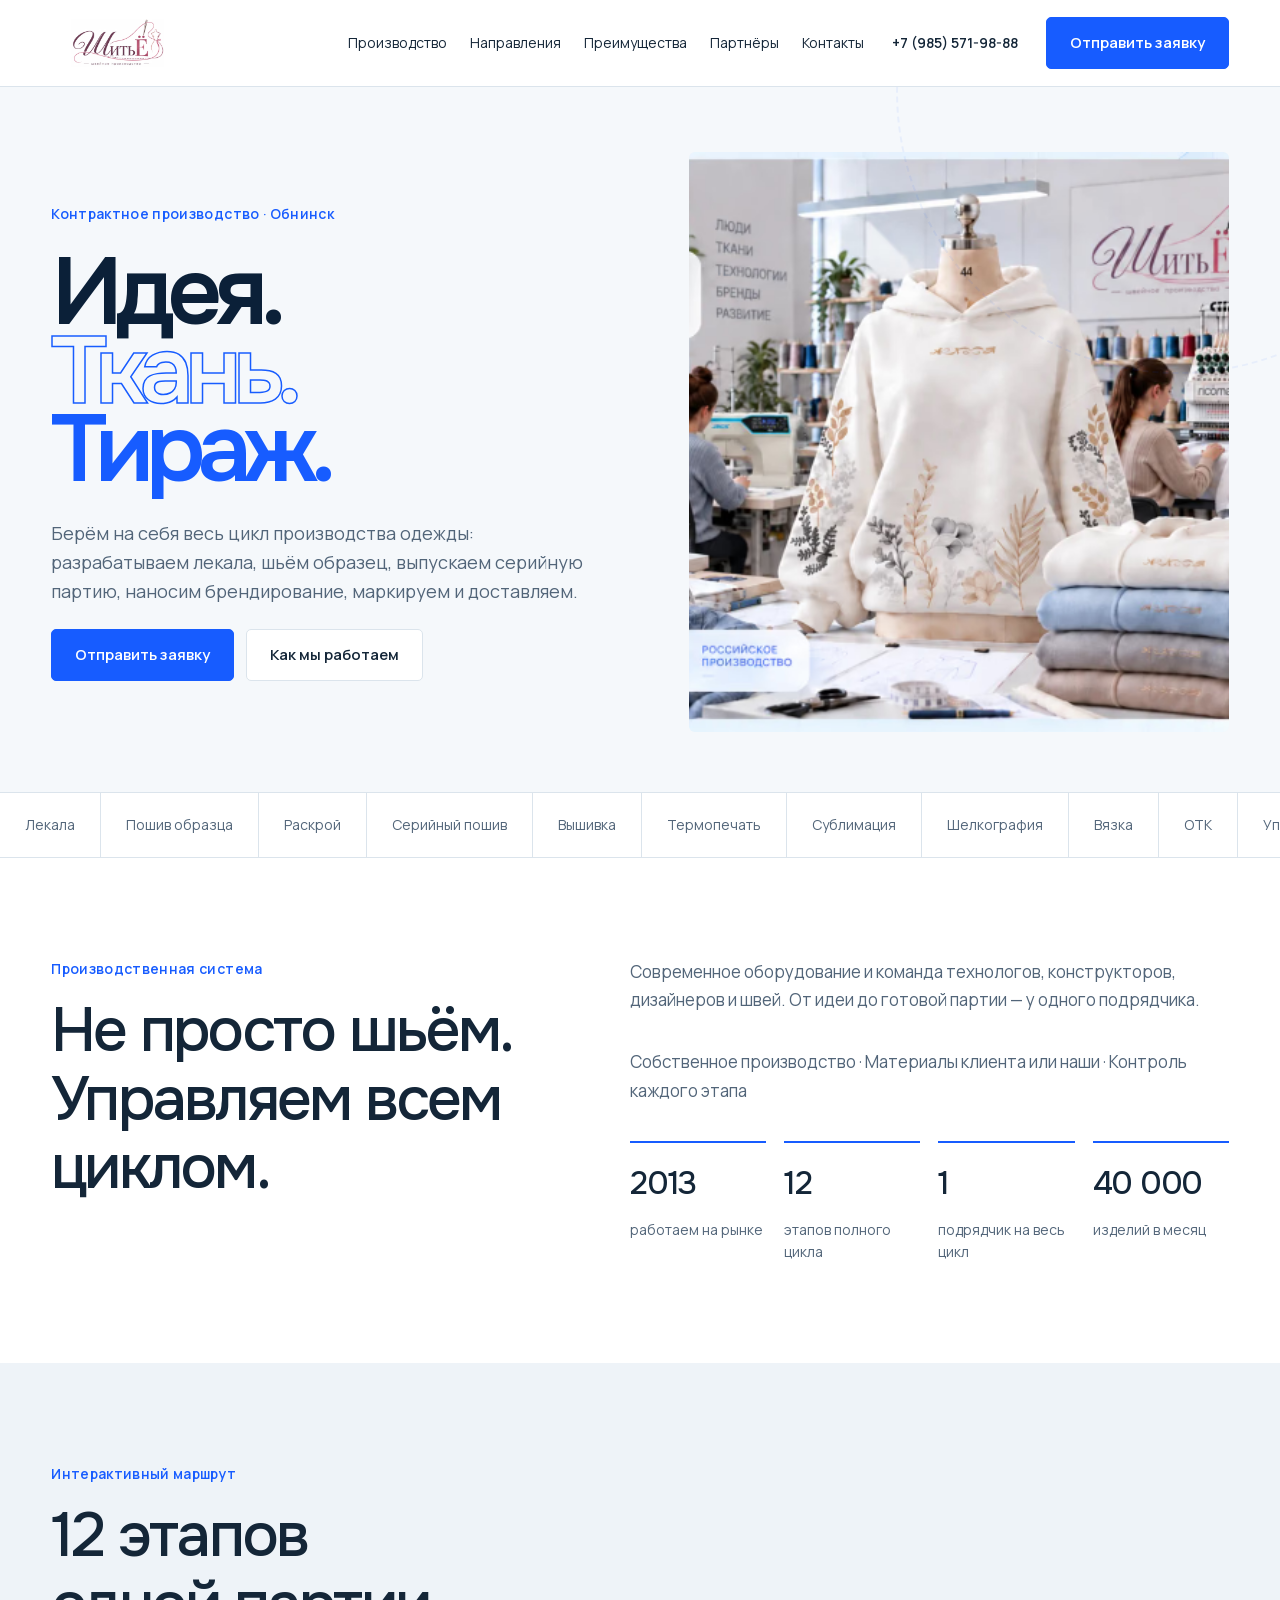
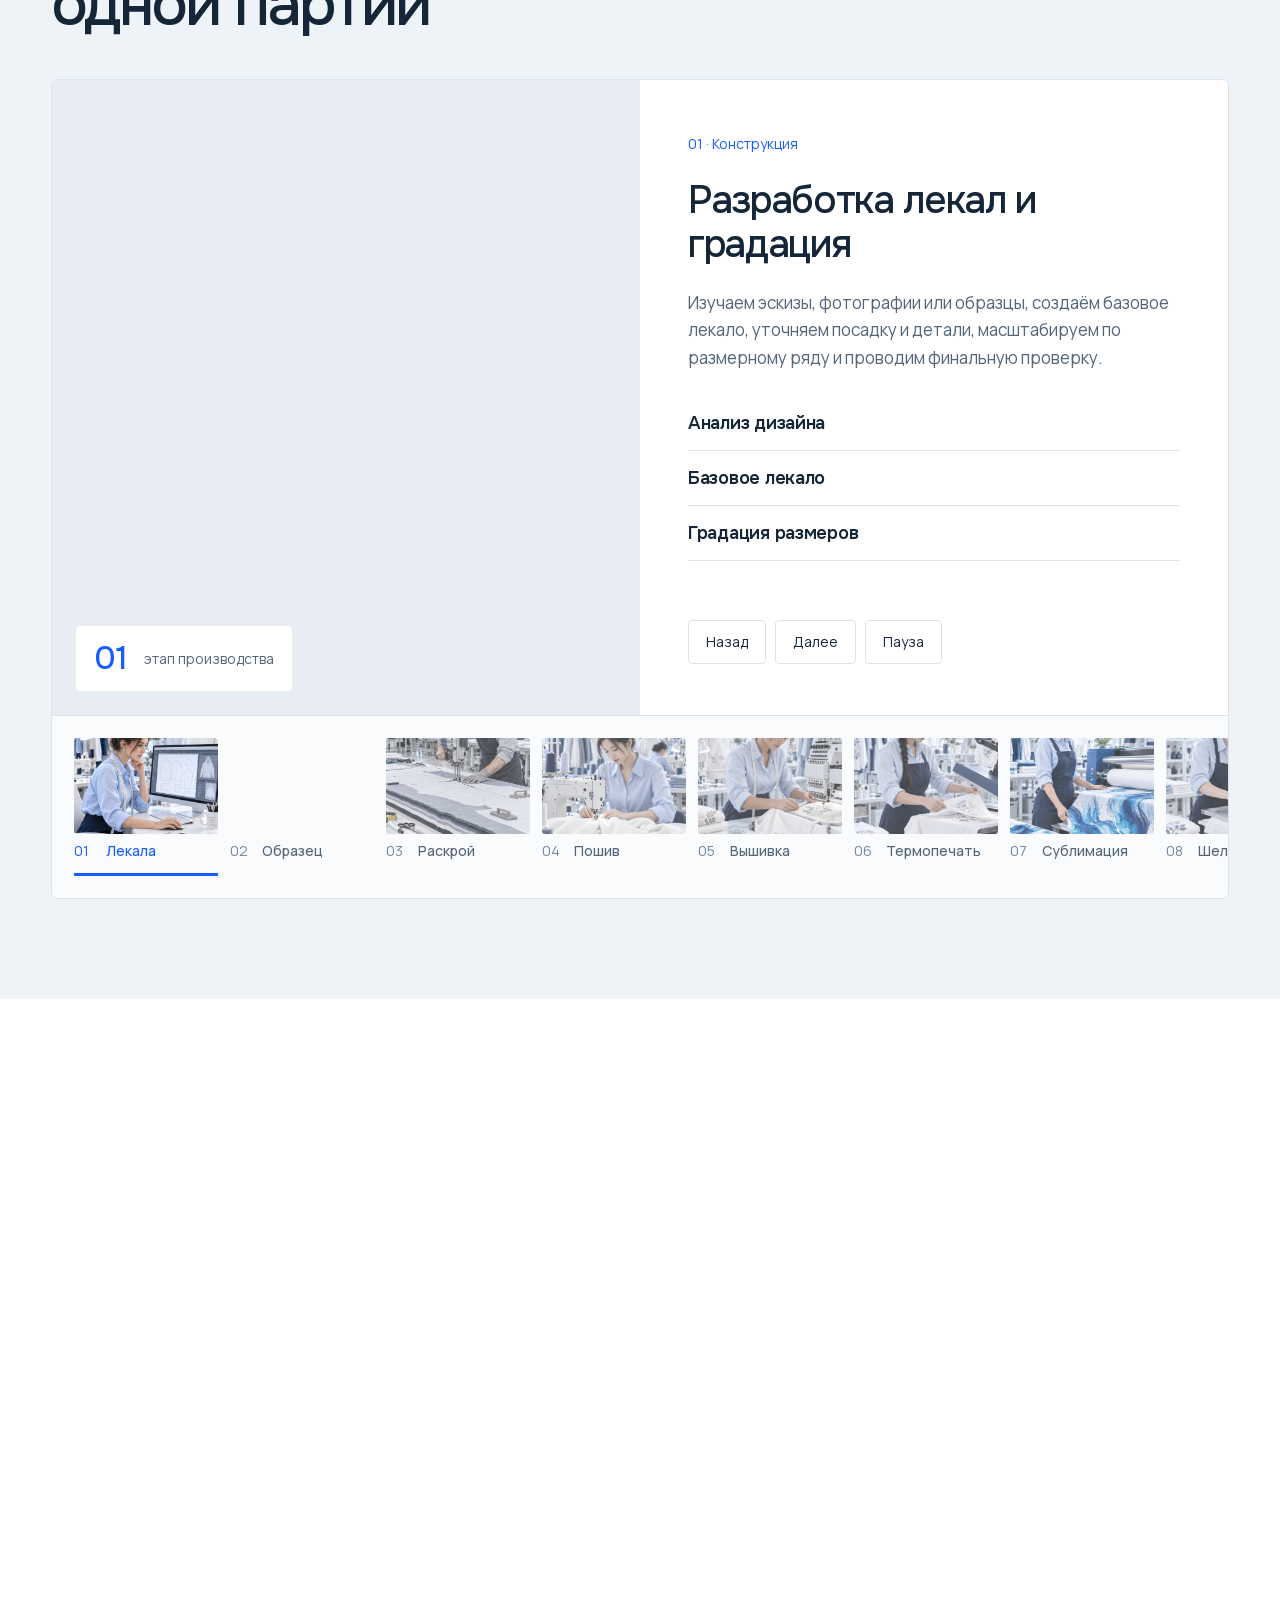
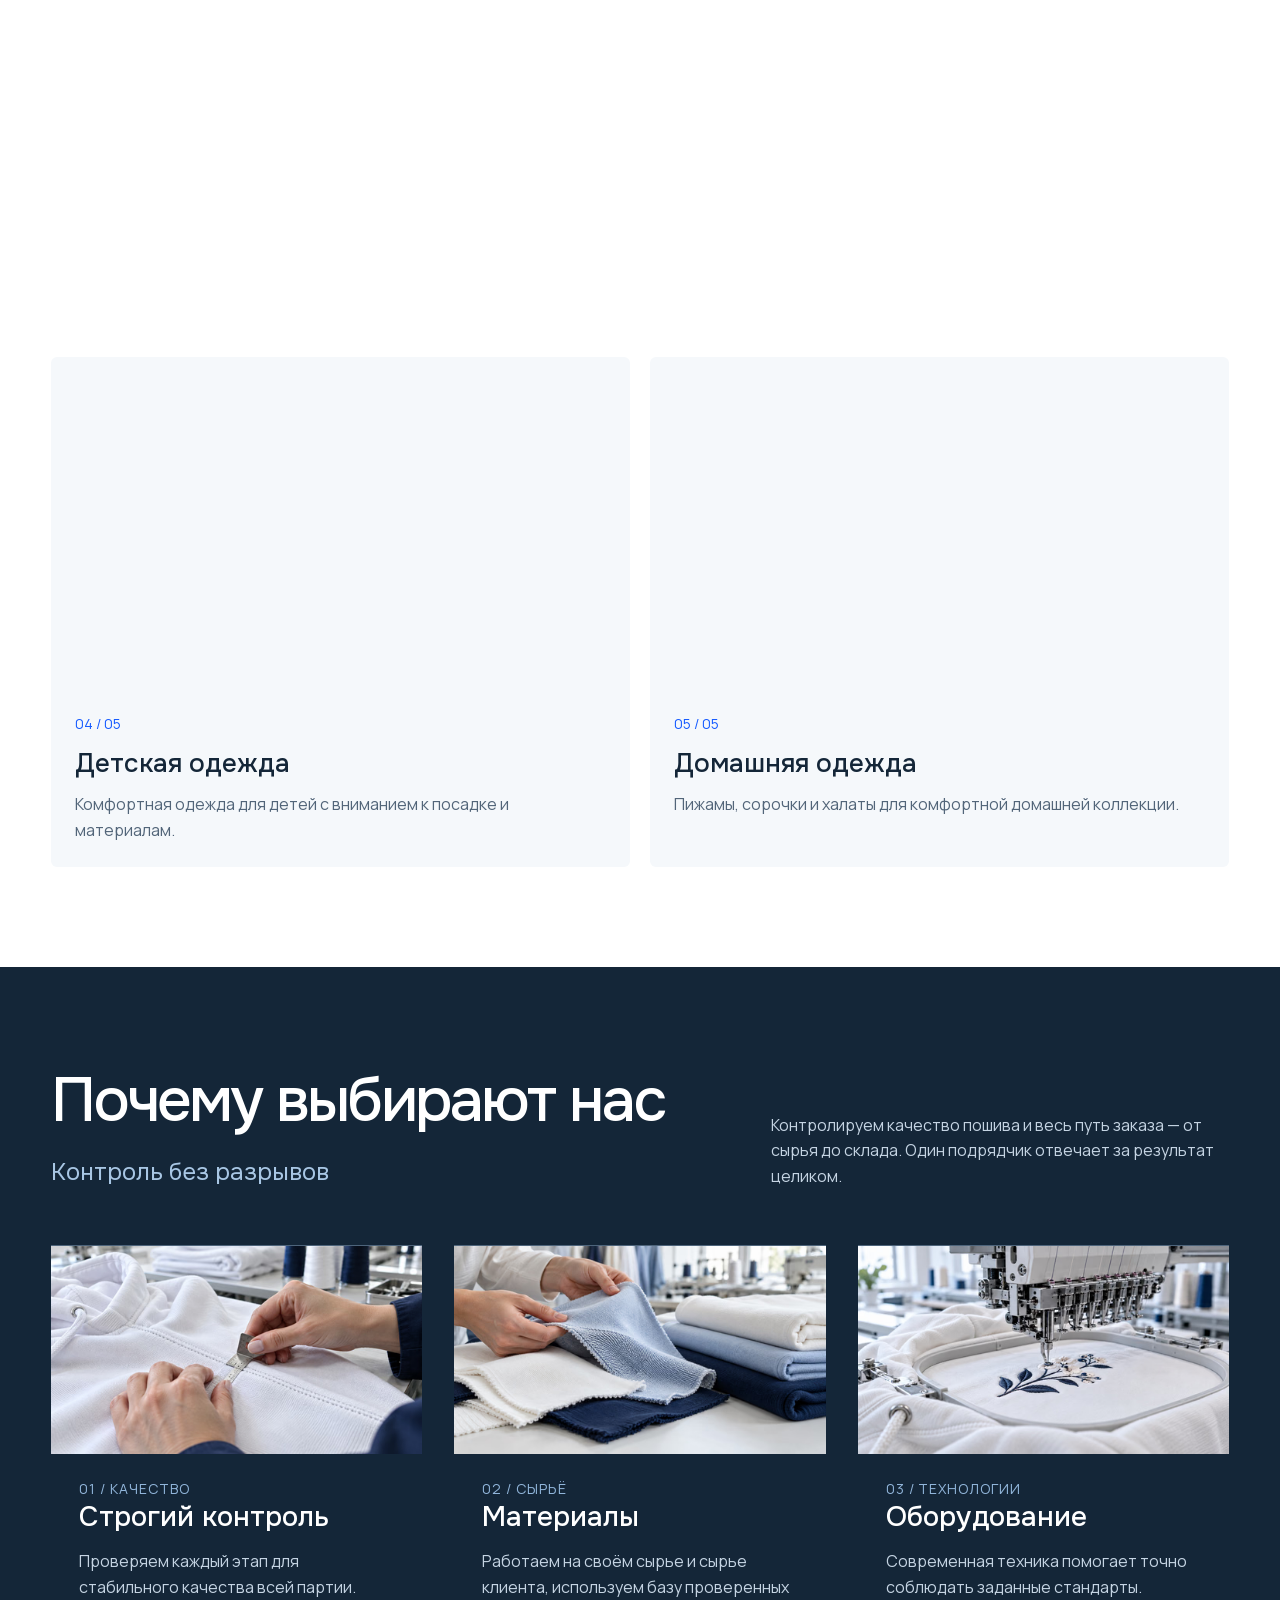
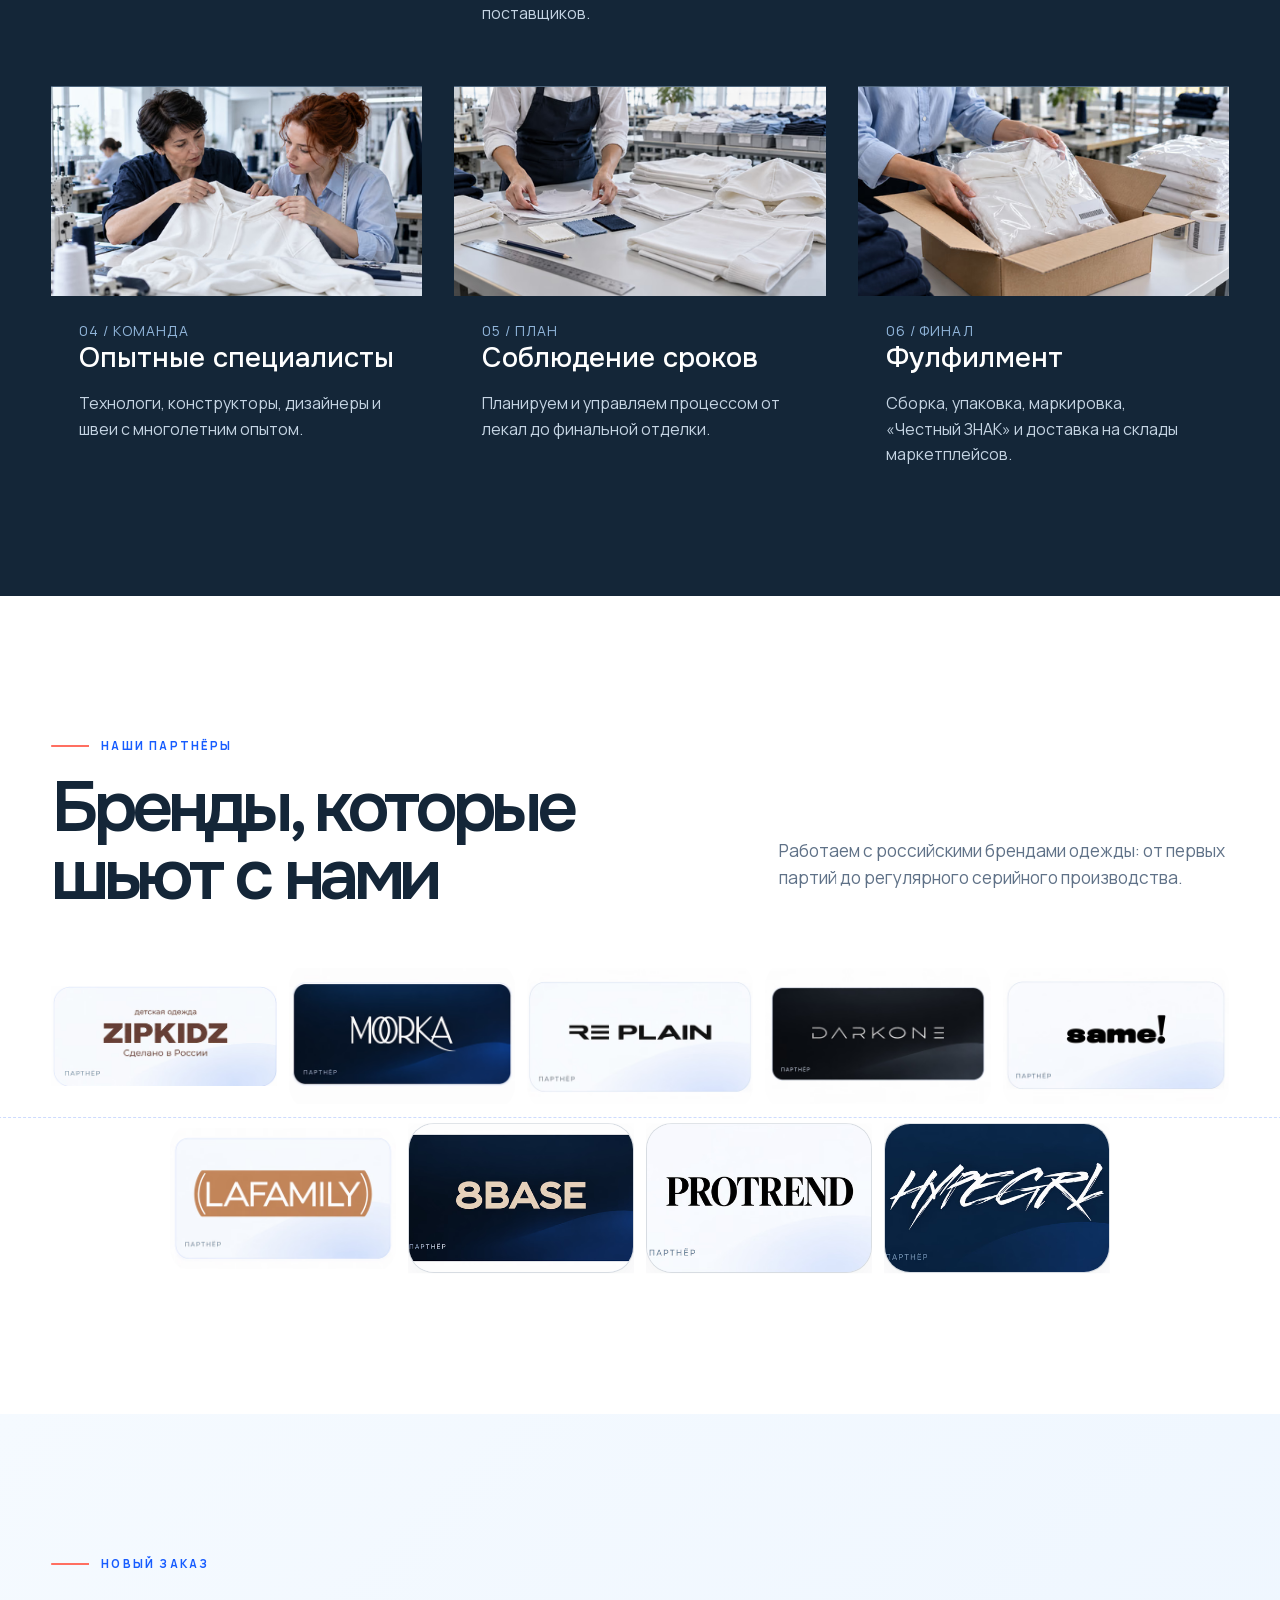
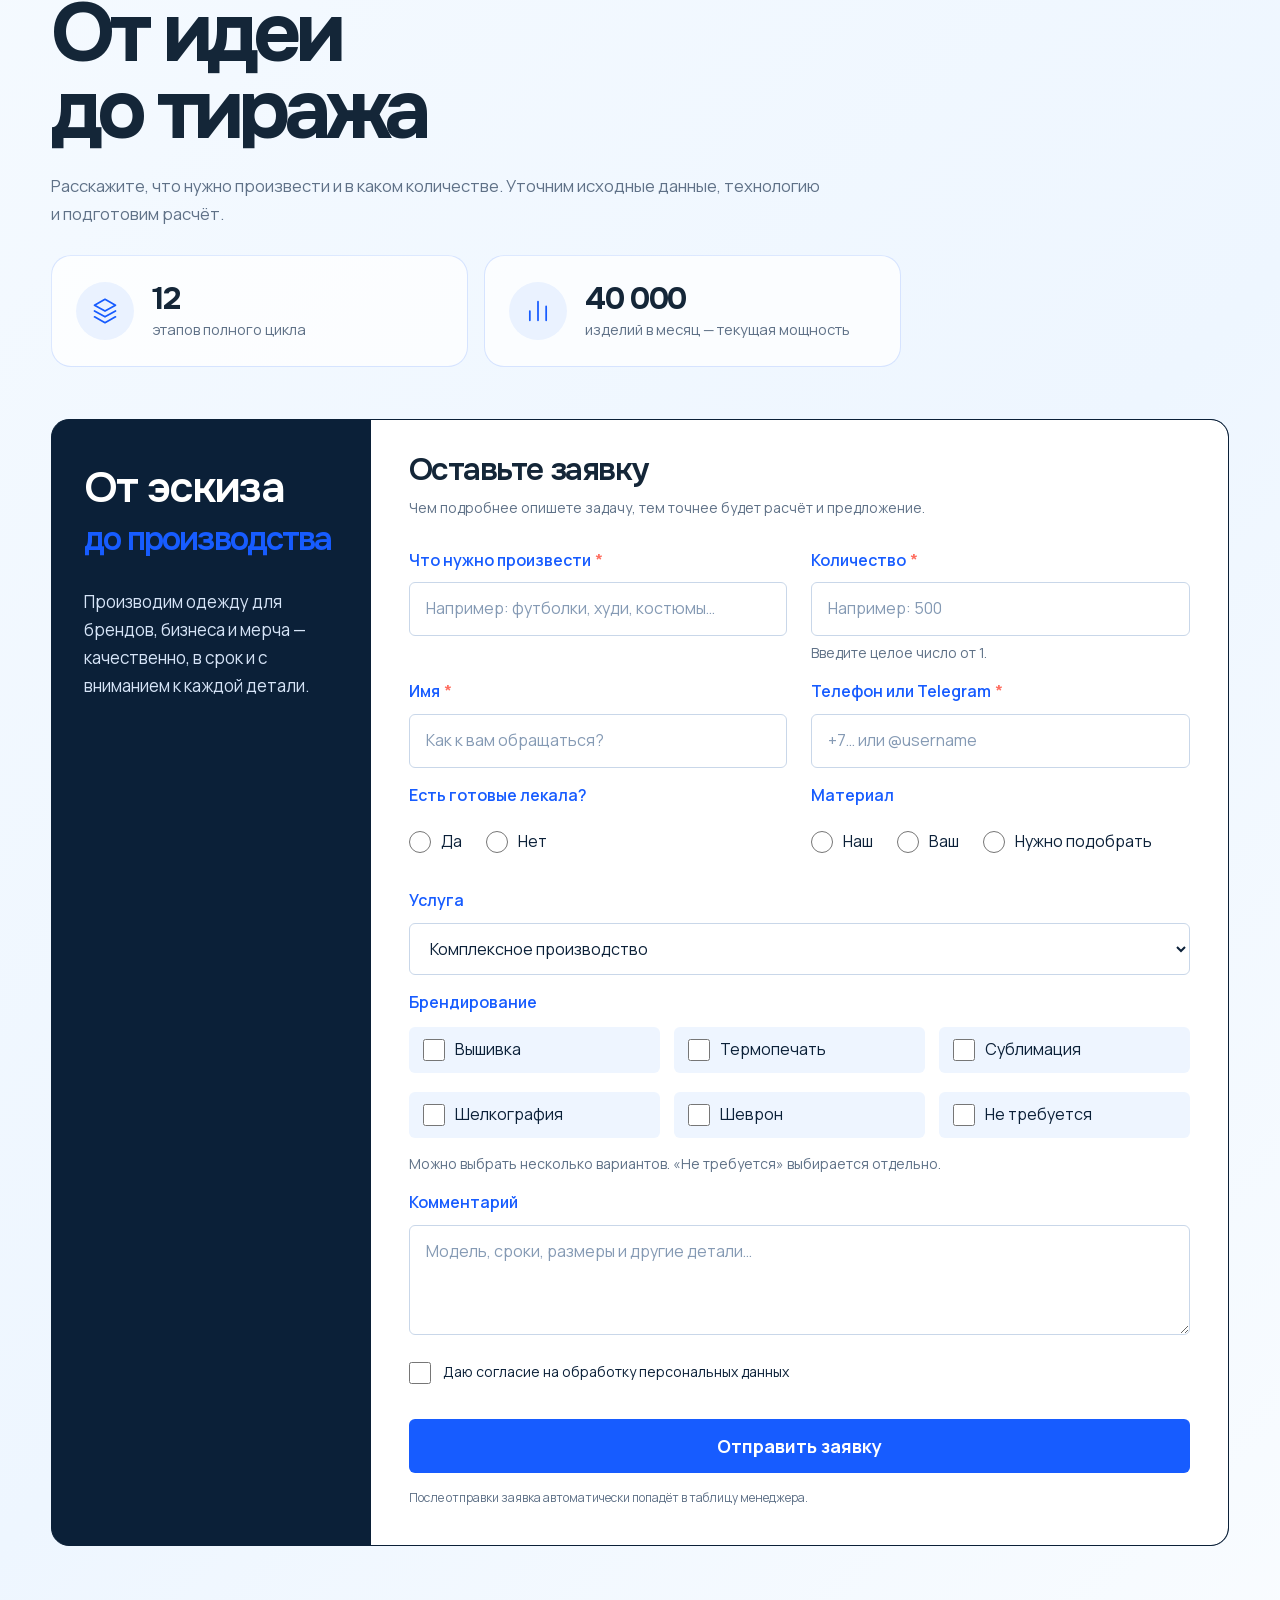
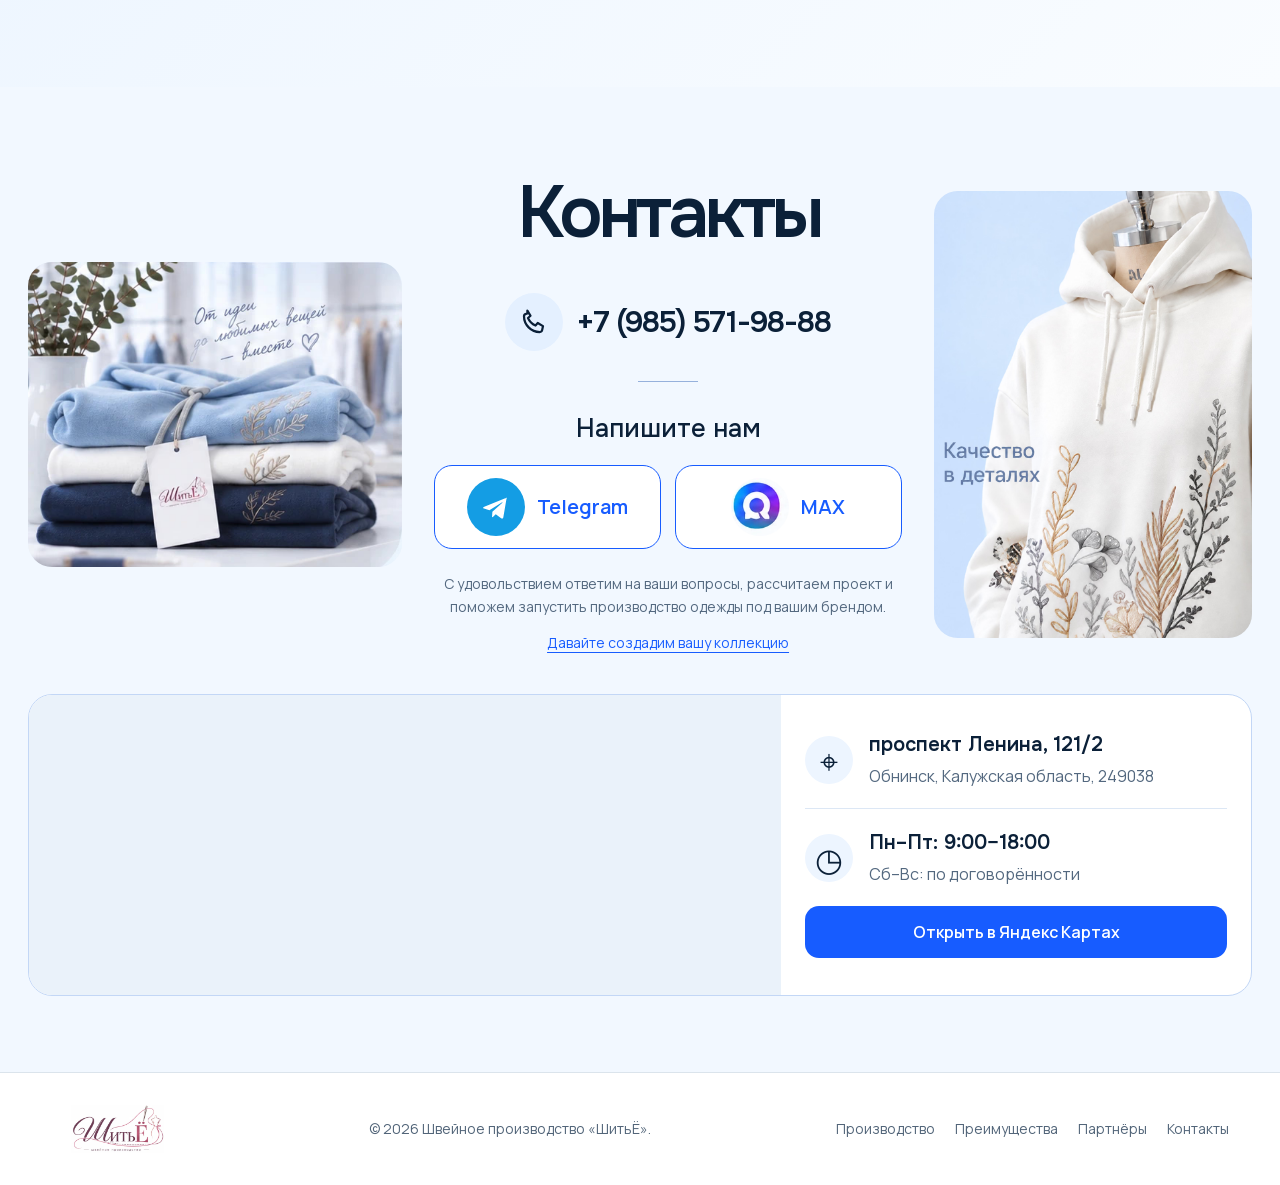
<file: index.html>
<!DOCTYPE html><html lang="ru"><head>
  <meta charset="utf-8">
  <meta name="viewport" content="width=device-width,initial-scale=1,viewport-fit=cover">
  <title>ШитьЁ — производство одежды полного цикла</title>
  <meta name="description" content="Контрактное производство одежды в Обнинске: лекала, образец, серийный пошив, брендирование, маркировка и доставка.">
  <meta name="theme-color" content="#f7fbff">
  <link rel="icon" type="image/svg+xml" href="data:image/svg+xml,%3Csvg xmlns='http://www.w3.org/2000/svg' viewBox='0 0 64 64'%3E%3Crect width='64' height='64' rx='18' fill='%23f7fbff'/%3E%3Cpath d='M13 19h38M13 32h38M13 45h38' stroke='%23175cff' stroke-width='4' stroke-linecap='round' stroke-dasharray='7 6'/%3E%3Ccircle cx='47' cy='19' r='5' fill='%23ff6f61'/%3E%3C/svg%3E">
  
<style>:root{--ink:#142638;--muted:#526579;--blue:#175cff;--coral:#ff6f61;--line:#dbe4ec;--paper:#f5f8fb;--pad:clamp(20px,4vw,64px)}*{box-sizing:border-box}html{scroll-behavior:smooth;scroll-padding-top:100px}body{margin:0;background:#fff;color:var(--ink);font-family:Manrope,Arial,sans-serif;font-size:16px;line-height:1.6}a{color:inherit;text-decoration:none}button,input,select,textarea{font:inherit}button{cursor:pointer}img{display:block;max-width:100%}svg{width:24px;height:24px}[role=button]:focus-visible,a:focus-visible,button:focus-visible{outline:3px solid var(--coral);outline-offset:5px}::selection{background:#dcecff}.wrap{max-width:1480px;margin:auto;padding-inline:var(--pad)}.section-pad{padding:100px 0}.hero-kicker,.label{font-size:.875rem;color:var(--blue);font-weight:600;letter-spacing:.025em}.section-title{font-family:Onest,Arial,sans-serif;font-size:clamp(2.5rem,4.8vw,4.5rem);line-height:1.12;letter-spacing:-.045em;font-weight:500;margin:16px 0 0}.section-intro{display:grid;grid-template-columns:1.2fr 1fr;gap:60px;align-items:end;margin-bottom:40px}.section-intro p{color:var(--muted);max-width:530px;margin:0}.button{display:inline-flex;align-items:center;justify-content:center;min-height:52px;padding:13px 23px;border:1px solid var(--blue);background:var(--blue);color:#fff;border-radius:5px;font-weight:600;font-size:.9375rem;transition:background .2s}.button:hover{background:#1046c4}.button.light{background:#fff;border-color:var(--line);color:var(--ink)}.button.coral{background:var(--blue)}.button:disabled{opacity:.6}.button svg{display:none}.nav{position:sticky;top:0;z-index:50;background:rgba(255,255,255,.96);backdrop-filter:blur(18px);border-bottom:1px solid var(--line)}.nav-shell{height:86px;display:flex;align-items:center;gap:28px}.brand-logo{width:133px;flex-shrink:0}.brand-logo img{height:48px;width:100%;object-fit:contain}.nav-links{display:flex;gap:23px;margin-left:auto;font-size:.875rem}.nav-links a:hover{color:var(--blue)}.nav-phone{font-size:.875rem;font-weight:600;white-space:nowrap}.menu{display:none;background:0 0;border:1px solid var(--line);border-radius:5px;padding:10px 12px}.hero{padding:65px 0 60px;background:var(--paper)}.hero-grid{display:grid;grid-template-columns:1.05fr 1fr;gap:70px;align-items:center}.hero-title{font-family:Onest,Arial,sans-serif;font-size:clamp(3.5rem,6.1vw,6.4rem);font-weight:500;line-height:1.07;letter-spacing:-.055em;margin:23px 0}.hero-title span{display:block}.hero-title .accent{color:var(--blue)}.hero-copy{color:var(--muted);font-size:1.125rem;max-width:540px;margin:24px 0}.hero-actions{display:flex;flex-wrap:wrap;gap:12px}.hero-proof{display:flex;flex-direction:column;gap:7px;margin-top:30px;font-size:.875rem;color:var(--muted)}.proof{display:flex;align-items:center;gap:10px}.proof i{height:5px;width:5px;background:var(--blue)}.hero-visual{position:relative;padding-bottom:55px}.hero-photo{height:580px;overflow:hidden;border-radius:6px}.hero-photo img{width:100%;height:100%;object-fit:cover}.float-note{position:absolute;bottom:0;right:0;width:85%;background:#142638;color:#fff;padding:20px 28px;display:flex;align-items:center;gap:24px;border-left:4px solid var(--coral)}.float-note b{font:500 2.5rem Onest,Arial,sans-serif;white-space:nowrap}.float-note span{font-size:.875rem;color:#dbe7f1;max-width:185px}.ribbon{overflow:hidden;border-block:1px solid var(--line);background:#fff}.ribbon-track{display:flex;width:max-content;animation:ribbon 55s linear infinite}.ribbon span{font-size:.875rem;white-space:nowrap;padding:21px 25px;border-right:1px solid var(--line);color:var(--muted)}@keyframes ribbon{to{transform:translateX(-50%)}}.facts-grid{display:grid;grid-template-columns:1fr 1.2fr;gap:80px}.facts-copy>p{color:var(--muted);margin:0 0 35px;font-size:1.0625rem}.fact-cards{display:grid;grid-template-columns:repeat(4,1fr);gap:18px}.fact-card{padding-top:20px;border-top:2px solid var(--blue);display:flex;flex-direction:column;gap:15px}.fact-card b{font:500 clamp(1.5rem,2.5vw,2.7rem) Onest,Arial,sans-serif;letter-spacing:-.04em;white-space:nowrap}.fact-card span{font-size:.875rem;color:var(--muted)}.process{background:#eef3f8}.process .section-intro{display:block}.process-lab{display:grid;grid-template-columns:1fr 1fr;gap:0;background:#fff;border:1px solid var(--line);border-radius:6px;overflow:hidden}.process-tabs{grid-column:1/-1;display:flex;position:relative;overflow-x:auto;border-bottom:1px solid var(--line);background:#f9fbfd;padding:0 15px}.process-tab{flex:0 0 auto;display:flex;gap:9px;align-items:center;min-height:70px;border:0;border-bottom:3px solid transparent;background:0 0;padding:15px;font-size:.875rem;color:var(--muted)}.process-tab span{font-size:.875rem;color:#7389a0}.process-tab strong{font-weight:500}.process-tab.active{border-bottom-color:var(--blue);color:var(--blue)}.process-tab.active span{color:var(--blue)}.process-media{position:relative;min-height:635px;background:#e7edf3}.process-image{position:absolute;inset:0;width:100%;height:100%;object-fit:cover;opacity:0;transition:opacity .4s}.process-image.active{opacity:1}.process-counter{position:absolute;bottom:24px;left:24px;background:#fff;padding:12px 18px;display:flex;align-items:center;gap:16px;border-radius:4px}.process-counter b{font:500 2rem Onest,sans-serif;color:var(--blue)}.process-counter span{font-size:.875rem;color:var(--muted)}.process-copy-card{padding:48px;display:flex;flex-direction:column;justify-content:center;min-width:0}.process-copy{display:none}.process-copy.active{display:block}.process-copy small{font-size:.875rem;color:var(--blue)}.process-copy h3{font:500 clamp(2rem,3vw,3.25rem)/1.15 Onest,Arial,sans-serif;letter-spacing:-.035em;margin:22px 0}.process-copy p{font-size:1.0625rem;color:var(--muted)}.process-copy ul{padding:0;list-style:none;margin:25px 0}.process-copy li{padding:14px 0;border-bottom:1px solid var(--line);font-family:Onest,Arial,sans-serif;font-size:1.125rem;font-weight:600;line-height:1.45;letter-spacing:-.015em;color:var(--ink)}.process-controls{display:flex;flex-wrap:wrap;gap:9px;margin-top:34px}.round{border:1px solid var(--line);border-radius:4px;background:#fff;color:var(--ink);padding:10px 17px;font-size:.875rem;min-height:44px}.round:hover{border-color:var(--blue);color:var(--blue)}.catalog-tools{display:flex;justify-content:space-between;align-items:center;gap:20px;margin-bottom:28px}.catalog-note{font-size:.875rem;color:var(--muted)}.catalog-grid{display:grid;grid-template-columns:repeat(6,1fr);gap:20px}.category{grid-column:span 2;background:var(--paper);cursor:pointer;border-radius:6px;overflow:hidden;transition:transform .25s}.category:nth-child(n+4){grid-column:span 3}.category:hover{transform:translateY(-5px)}.category>img,.category>picture>img{width:100%;height:330px;object-fit:cover}.category-content{padding:24px}.category-content small{font-size:.875rem;color:var(--blue)}.category-content h3{font:500 1.65rem/1.2 Onest,sans-serif;margin:12px 0}.category-content p{font-size:1rem;color:var(--muted);margin:0}.category-dialog{padding:0;border:1px solid var(--line);border-radius:8px;width:min(1000px,calc(100% - 32px));max-height:90svh;overflow:auto;color:var(--ink)}dialog::backdrop{background:#14263899;backdrop-filter:blur(6px)}.dialog-grid{display:grid;grid-template-columns:1fr 1fr}.dialog-image{width:100%;height:100%;min-height:450px;object-fit:cover}.dialog-copy{padding:50px 40px}.dialog-copy small{color:var(--blue);font-size:.875rem}.dialog-copy h3{font:500 2.5rem/1.15 Onest,sans-serif}.dialog-copy p{color:var(--muted);margin-bottom:30px}.dialog-close{position:absolute;right:12px;top:12px;width:44px;height:44px;border:1px solid var(--line);border-radius:50%;background:#fff;font-size:1.6rem}.quality{background:#142638;color:#fff}.quality-head{display:grid;grid-template-columns:1.4fr 1fr;gap:80px;margin-bottom:55px;align-items:end}.quality h2{margin:0;max-width:780px}.quality-subtitle{font:400 1.5rem/1.4 Onest,sans-serif;color:#a8c6e4;margin:20px 0 0}.quality-head>p{color:#c5d4e3;margin:0}.quality-grid{display:grid;grid-template-columns:repeat(3,1fr);gap:32px}.quality-card{padding:24px 0 10px;border-top:1px solid #4d647b;display:flex;flex-direction:column;gap:30px}.quality-card>span{font-size:.875rem;color:#91b5da;letter-spacing:.07em}.quality-card h3{font:500 1.75rem/1.2 Onest,sans-serif;margin:0 0 15px}.quality-card p{color:#c5d4e3;font-size:1rem;margin:0;max-width:370px}.partner-name{font-size:2rem}footer{border-top:1px solid var(--line);padding:32px 0}.footer-inner{display:flex;align-items:center;justify-content:space-between;gap:30px}.footer-inner small{font-size:.875rem;color:var(--muted)}.footer-links{display:flex;gap:20px;font-size:.875rem;color:var(--muted)}.reveal{opacity:0;transform:translateY(18px);transition:opacity .6s,transform .6s}.reveal.visible{opacity:1;transform:none}@media(max-width:1200px){.nav-phone{display:none}.nav-shell{gap:20px}.nav-links{gap:16px}.hero-grid{gap:35px}.hero-photo{height:520px}.facts-grid{grid-template-columns:1fr;gap:35px}.fact-cards{gap:30px}.process-copy-card{padding:32px}}@media(max-width:950px){.nav-links{display:none;position:absolute;top:86px;left:0;right:0;padding:25px var(--pad);background:#fff;border-bottom:1px solid var(--line);flex-direction:column;font-size:1rem}.nav-links.open{display:flex}.nav-shell>.button{margin-left:auto}.menu{display:block}.hero-title{font-size:3.7rem}.hero-grid{gap:25px}.hero-photo{height:470px}.float-note{width:95%;padding:18px;gap:15px}.float-note b{font-size:2rem}.process-media{min-height:570px}.process-copy h3{font-size:2rem}.quality-head{gap:35px}.quality-grid{grid-template-columns:repeat(2,1fr)}.section-intro{gap:30px}.footer-links{display:none}}@media(max-width:650px){html{scroll-padding-top:85px}.nav-shell{height:74px;gap:10px}.nav-links{top:74px}.brand-logo{width:102px}.nav-shell>.button{padding:10px 12px;min-height:44px;font-size:.875rem}.menu{font-size:.875rem;padding:10px}.hero{padding:35px 0 40px}.hero-grid{grid-template-columns:1fr;gap:30px}.hero-title{font-size:clamp(2.9rem,11vw,4.5rem)}.hero-copy{font-size:1rem}.hero-photo{height:440px}.float-note{width:90%}.hero-visual{padding-bottom:55px}.hero-proof{margin-top:22px}.section-pad{padding:65px 0}.section-title{font-size:2.5rem}.section-intro{grid-template-columns:1fr;gap:24px}.fact-cards{grid-template-columns:1fr 1fr;gap:25px}.fact-card b{font-size:2.2rem}.process-lab{grid-template-columns:1fr}.process-tabs{padding:0 5px}.process-tab{min-height:60px;padding:12px}.process-media{min-height:480px}.process-copy-card{padding:28px 24px;min-height:380px}.process-copy h3{font-size:2.1rem}.process-copy p{font-size:1rem}.catalog-grid{grid-template-columns:1fr}.category:nth-child(n){grid-column:auto}.category>img,.category>picture>img{height:330px}.catalog-tools{align-items:flex-start;flex-direction:column}.quality-head{grid-template-columns:1fr;gap:26px}.quality-grid{grid-template-columns:1fr;gap:22px}.quality h2{font-size:2.45rem}.quality-subtitle{font-size:1.25rem}.quality-card{gap:20px}.dialog-grid{grid-template-columns:1fr}.dialog-image{min-height:0;height:280px}.dialog-copy{padding:28px 24px}.dialog-copy h3{font-size:2rem}.footer-inner{flex-direction:column;align-items:flex-start;gap:18px}.ribbon span{padding:16px 20px}}@media(prefers-reduced-motion:reduce){html{scroll-behavior:auto}*,::after,::before{animation:none!important;transition:none!important}.reveal{opacity:1;transform:none}}</style><noscript><style>.reveal{opacity:1;transform:none}</style></noscript><style id="restored-reference-blocks">:is(#partners,#order,#contacts){--paper:#f7fbff;--white:#fff;--pearl:#edf4fb;--mist:#dcecff;--ink:#0b2038;--muted:#5f7187;--blue:#175cff;--blue2:#55a8ff;--coral:#ff6f61;--mint:#bff4e4;--line:rgba(11,32,56,.14);--shadow:0 24px 70px rgba(29,83,143,.13);--ease:cubic-bezier(.2,.8,.2,1);--pad:clamp(18px,4vw,72px);--max:1560px}:is(#partners,#order,#contacts) .wrap,:is(#partners,#order,#contacts).wrap{width:min(var(--max),100%);margin:auto;padding-inline:var(--pad)}:is(#partners,#order,#contacts) .button,:is(#partners,#order,#contacts).button{--mx:0px;--my:0px;min-height:52px;display:inline-flex;align-items:center;justify-content:center;gap:11px;padding:0 23px;border:1px solid transparent;border-radius:999px;background:var(--blue);color:#fff;text-transform:uppercase;letter-spacing:.09em;font-size:.75rem;font-weight:700;cursor:pointer;transform:translate(var(--mx),var(--my));transition:background .25s,color .25s,border-color .25s,box-shadow .25s}:is(#partners,#order,#contacts) .button::after,:is(#partners,#order,#contacts).button::after{content:'↗';font-size:1rem}:is(#partners,#order,#contacts) .button:hover,:is(#partners,#order,#contacts).button:hover{background:#094be5;box-shadow:0 13px 28px rgba(23,92,255,.24)}:is(#partners,#order,#contacts) .button.light,:is(#partners,#order,#contacts).button.light{background:#fff;color:var(--ink);border-color:var(--line)}:is(#partners,#order,#contacts) .button.coral,:is(#partners,#order,#contacts).button.coral{background:var(--coral)}:is(#partners,#order,#contacts) .button:disabled,:is(#partners,#order,#contacts).button:disabled{opacity:.58;cursor:wait}:is(#partners,#order,#contacts) .label,:is(#partners,#order,#contacts).label{font-size:.72rem;text-transform:uppercase;letter-spacing:.19em;font-weight:700;color:var(--blue);display:flex;align-items:center;gap:12px}:is(#partners,#order,#contacts) .label::before,:is(#partners,#order,#contacts).label::before{content:'';width:38px;height:2px;background:var(--coral)}@keyframes orbit{to{transform:rotate(360deg)}}:is(#partners,#order,#contacts) .section-pad,:is(#partners,#order,#contacts).section-pad{padding:clamp(90px,11vw,170px) 0}:is(#partners,#order,#contacts) .section-title,:is(#partners,#order,#contacts).section-title{font-family:Onest,sans-serif;font-size:clamp(2.6rem,5.6vw,6.2rem);font-weight:600;line-height:.95;letter-spacing:-.075em;margin:18px 0 0}:is(#partners,#order,#contacts) .reveal,:is(#partners,#order,#contacts).reveal{opacity:0;transform:translateY(32px);clip-path:inset(0 0 18% 0);transition:opacity .8s var(--ease),transform .8s var(--ease),clip-path .9s var(--ease)}:is(#partners,#order,#contacts) .reveal.visible,:is(#partners,#order,#contacts).reveal.visible{opacity:1;transform:none;clip-path:inset(0)}:is(#partners,#order,#contacts) .dialog-copy .button,:is(#partners,#order,#contacts).dialog-copy .button{align-self:flex-start}:is(#partners,#order,#contacts) .quality .wrap,:is(#partners,#order,#contacts).quality .wrap{position:relative}:is(#partners,#order,#contacts) .quality .label,:is(#partners,#order,#contacts).quality .label{color:#d8e8ff}:is(#partners,#order,#contacts) .quality .label::before,:is(#partners,#order,#contacts).quality .label::before{background:var(--coral)}:is(#partners,#order,#contacts) .partners,:is(#partners,#order,#contacts).partners{background:#fff;overflow:hidden}:is(#partners,#order,#contacts) .partners-head,:is(#partners,#order,#contacts).partners-head{display:grid;grid-template-columns:1fr .72fr;gap:8vw;align-items:end;margin-bottom:52px}:is(#partners,#order,#contacts) .partners-head p,:is(#partners,#order,#contacts).partners-head p{color:var(--muted);font-size:1.08rem;max-width:560px;margin-left:auto}:is(#partners,#order,#contacts) .partners-grid,:is(#partners,#order,#contacts).partners-grid{position:relative;display:grid;grid-template-columns:repeat(10,minmax(0,1fr));grid-auto-rows:150px;gap:12px}:is(#partners,#order,#contacts) .partners-grid>.partner-card,:is(#partners,#order,#contacts).partners-grid>.partner-card{grid-column:span 2}:is(#partners,#order,#contacts) .partners-grid>.partner-card:nth-child(6),:is(#partners,#order,#contacts).partners-grid>.partner-card:nth-child(6){grid-column:2/span 2}:is(#partners,#order,#contacts) .partners-grid::before,:is(#partners,#order,#contacts).partners-grid::before{content:'';position:absolute;left:-12vw;right:-12vw;top:50%;border-top:1px dashed rgba(23,92,255,.22);z-index:0}:is(#partners,#order,#contacts) .partner-card,:is(#partners,#order,#contacts).partner-card{position:relative;z-index:1;min-height:148px;display:flex;align-items:center;justify-content:center;padding:22px;border:1px solid var(--line);border-radius:26px;background:#f9fbfe;color:var(--ink);overflow:hidden;box-shadow:0 12px 36px rgba(11,32,56,.06);transition:transform .35s var(--ease),box-shadow .35s,border-color .35s}:is(#partners,#order,#contacts) .partner-card::before,:is(#partners,#order,#contacts).partner-card::before{content:'';position:absolute;inset:auto -35% -75% 25%;height:120%;border-radius:50%;background:radial-gradient(circle,rgba(23,92,255,.12),transparent 68%);transition:transform .5s var(--ease)}:is(#partners,#order,#contacts) .partner-card::after,:is(#partners,#order,#contacts).partner-card::after{content:'партнёр';position:absolute;left:16px;bottom:12px;font-size:.58rem;text-transform:uppercase;letter-spacing:.18em;color:#8394a6}:is(#partners,#order,#contacts) .partner-card:hover,:is(#partners,#order,#contacts).partner-card:hover{transform:translateY(-7px);border-color:rgba(23,92,255,.25);box-shadow:0 18px 50px rgba(11,32,56,.11)}:is(#partners,#order,#contacts) .partner-card:hover::before,:is(#partners,#order,#contacts).partner-card:hover::before{transform:translate(-12%,-12%) scale(1.15)}:is(#partners,#order,#contacts) .partner-card.dark,:is(#partners,#order,#contacts).partner-card.dark{background:#0b2038;color:#fff;border-color:#0b2038}:is(#partners,#order,#contacts) .partner-card.dark::after,:is(#partners,#order,#contacts).partner-card.dark::after{color:#91a8c1}:is(#partners,#order,#contacts) .partner-card.logo-card,:is(#partners,#order,#contacts).partner-card.logo-card{padding:0}:is(#partners,#order,#contacts) .partner-card.logo-card::after,:is(#partners,#order,#contacts).partner-card.logo-card::after{display:none}:is(#partners,#order,#contacts) .partner-logo,:is(#partners,#order,#contacts).partner-logo{position:relative;z-index:1;width:100%;height:148px;max-width:100%;max-height:148px;object-fit:contain;transform:scale(1.16);transform-origin:center}:is(#partners,#order,#contacts) .partner-card.brand-card,:is(#partners,#order,#contacts).partner-card.brand-card{padding:0;border:0;background:0 0;box-shadow:none}:is(#partners,#order,#contacts) .partner-card.brand-card::after,:is(#partners,#order,#contacts) .partner-card.brand-card::before,:is(#partners,#order,#contacts).partner-card.brand-card::after,:is(#partners,#order,#contacts).partner-card.brand-card::before{display:none}:is(#partners,#order,#contacts) .brand-card-image,:is(#partners,#order,#contacts).brand-card-image{position:relative;z-index:1;display:block;width:100%;height:148px;max-width:100%;max-height:148px;object-fit:contain}:is(#partners,#order,#contacts) .partner-card.brand-card:hover,:is(#partners,#order,#contacts).partner-card.brand-card:hover{box-shadow:0 18px 50px rgba(11,32,56,.11)}:is(#partners,#order,#contacts) .contact,:is(#partners,#order,#contacts).contact{background:linear-gradient(145deg,#dceeff 0,#f9fcff 48%,#d7f7ee 100%);overflow:hidden}:is(#partners,#order,#contacts) .contact::before,:is(#partners,#order,#contacts).contact::before{content:'';position:absolute;width:560px;height:560px;border:2px dashed rgba(23,92,255,.2);border-radius:50%;right:-180px;top:-190px;animation:orbit 34s linear infinite}:is(#partners,#order,#contacts) .contact-grid,:is(#partners,#order,#contacts).contact-grid{display:grid;grid-template-columns:.85fr 1.15fr;gap:7vw;align-items:center}:is(#partners,#order,#contacts) .contact h2,:is(#partners,#order,#contacts).contact h2{font-family:Onest,sans-serif;font-size:clamp(2.8rem,5.3vw,6rem);line-height:.92;letter-spacing:-.075em;margin:18px 0 26px}:is(#partners,#order,#contacts) .contact-copy,:is(#partners,#order,#contacts).contact-copy{color:var(--muted);font-size:1.08rem;max-width:560px}:is(#partners,#order,#contacts) .form,:is(#partners,#order,#contacts).form{position:relative;background:rgba(255,255,255,.92);backdrop-filter:blur(16px);border:1px solid rgba(255,255,255,.95);border-radius:34px;padding:clamp(25px,4vw,58px);box-shadow:var(--shadow)}:is(#partners,#order,#contacts) .form::before,:is(#partners,#order,#contacts).form::before{content:'Заявка';position:absolute;right:25px;top:20px;color:rgba(23,92,255,.08);font-family:Onest,sans-serif;font-weight:700;font-size:4rem;line-height:1}:is(#partners,#order,#contacts) .form-grid,:is(#partners,#order,#contacts).form-grid{position:relative;display:grid;grid-template-columns:1fr 1fr;gap:20px}:is(#partners,#order,#contacts) .field.full,:is(#partners,#order,#contacts).field.full{grid-column:1/-1}:is(#partners,#order,#contacts) .field label,:is(#partners,#order,#contacts).field label{display:block;font-size:.7rem;text-transform:uppercase;letter-spacing:.11em;color:#61758c;font-weight:700;margin-bottom:7px}:is(#partners,#order,#contacts) .field input,:is(#partners,#order,#contacts) .field select,:is(#partners,#order,#contacts) .field textarea,:is(#partners,#order,#contacts).field input,:is(#partners,#order,#contacts).field select,:is(#partners,#order,#contacts).field textarea{width:100%;border:0;border-bottom:1px solid #9db0c4;background:0 0;border-radius:0;padding:12px 0;outline:0;color:var(--ink)}:is(#partners,#order,#contacts) .field input:focus,:is(#partners,#order,#contacts) .field select:focus,:is(#partners,#order,#contacts) .field textarea:focus,:is(#partners,#order,#contacts).field input:focus,:is(#partners,#order,#contacts).field select:focus,:is(#partners,#order,#contacts).field textarea:focus{border-color:var(--blue)}:is(#partners,#order,#contacts) .field input[aria-invalid=true],:is(#partners,#order,#contacts).field input[aria-invalid=true]{border-color:#a62b3e}:is(#partners,#order,#contacts) .field textarea,:is(#partners,#order,#contacts).field textarea{min-height:90px;resize:vertical}:is(#partners,#order,#contacts) .field small,:is(#partners,#order,#contacts).field small{display:block;color:var(--muted);font-size:.72rem;margin-top:6px}:is(#partners,#order,#contacts) .field .field-error,:is(#partners,#order,#contacts).field .field-error{min-height:1.15em;color:#a62b3e}:is(#partners,#order,#contacts) .choice-field,:is(#partners,#order,#contacts).choice-field{min-width:0;margin:0;padding:0;border:0}:is(#partners,#order,#contacts) .choice-field legend,:is(#partners,#order,#contacts).choice-field legend{display:block;width:100%;font-size:.7rem;text-transform:uppercase;letter-spacing:.11em;color:#61758c;font-weight:700;margin-bottom:10px}:is(#partners,#order,#contacts) .choice-options,:is(#partners,#order,#contacts).choice-options{display:flex;flex-wrap:wrap;gap:9px}:is(#partners,#order,#contacts) .choice-option,:is(#partners,#order,#contacts).choice-option{position:relative;display:block;cursor:pointer}:is(#partners,#order,#contacts) .choice-option input,:is(#partners,#order,#contacts).choice-option input{position:absolute;inline-size:1px;block-size:1px;opacity:0;pointer-events:none}:is(#partners,#order,#contacts) .choice-option span,:is(#partners,#order,#contacts).choice-option span{min-height:44px;display:flex;align-items:center;justify-content:center;padding:10px 16px;border:1px solid #c7d3df;border-radius:13px;background:rgba(255,255,255,.7);color:var(--ink);font-size:.9rem;font-weight:650;transition:border-color .2s,background .2s,color .2s,box-shadow .2s,transform .2s}:is(#partners,#order,#contacts) .choice-option:hover span,:is(#partners,#order,#contacts).choice-option:hover span{border-color:#8da7c1;transform:translateY(-1px)}:is(#partners,#order,#contacts) .choice-option input:checked+span,:is(#partners,#order,#contacts).choice-option input:checked+span{border-color:var(--coral);background:rgba(255,91,94,.09);color:#d63d45;box-shadow:0 0 0 1px var(--coral)}:is(#partners,#order,#contacts) .choice-option input:focus-visible+span,:is(#partners,#order,#contacts).choice-option input:focus-visible+span{outline:3px solid rgba(23,92,255,.25);outline-offset:2px}:is(#partners,#order,#contacts) .choice-field.invalid .choice-options,:is(#partners,#order,#contacts).choice-field.invalid .choice-options{border-radius:15px;box-shadow:0 0 0 2px rgba(166,43,62,.18)}:is(#partners,#order,#contacts) .consent-field,:is(#partners,#order,#contacts).consent-field{margin-top:2px}:is(#partners,#order,#contacts) .consent-label,:is(#partners,#order,#contacts).consent-label{display:flex;align-items:flex-start;gap:11px;cursor:pointer;color:var(--ink);font-size:.86rem;line-height:1.45}:is(#partners,#order,#contacts) .consent-label input,:is(#partners,#order,#contacts).consent-label input{inline-size:18px;block-size:18px;flex:0 0 auto;margin:2px 0 0;accent-color:var(--blue)}:is(#partners,#order,#contacts) .consent-label input:focus-visible,:is(#partners,#order,#contacts).consent-label input:focus-visible{outline:3px solid rgba(23,92,255,.25);outline-offset:3px}:is(#partners,#order,#contacts) .consent-field.invalid .consent-label,:is(#partners,#order,#contacts).consent-field.invalid .consent-label{color:#a62b3e}:is(#partners,#order,#contacts) .consent-field .field-error,:is(#partners,#order,#contacts).consent-field .field-error{display:block;min-height:1.15em;color:#a62b3e;font-size:.72rem;margin:6px 0 0 29px}:is(#partners,#order,#contacts) .form .button,:is(#partners,#order,#contacts).form .button{width:100%;margin-top:24px}:is(#partners,#order,#contacts) .form-status,:is(#partners,#order,#contacts).form-status{display:block;color:var(--muted);font-size:.75rem;margin-top:13px;min-height:23px}:is(#partners,#order,#contacts) .order-facts,:is(#partners,#order,#contacts).order-facts{display:grid;grid-template-columns:1fr 1fr;gap:10px;margin-top:34px}:is(#partners,#order,#contacts) .order-fact,:is(#partners,#order,#contacts).order-fact{min-height:105px;display:flex;flex-direction:column;justify-content:space-between;padding:17px;border:1px solid rgba(23,92,255,.14);border-radius:20px;background:rgba(255,255,255,.55)}:is(#partners,#order,#contacts) .order-fact b,:is(#partners,#order,#contacts).order-fact b{font-family:Onest,sans-serif;font-size:1.65rem;letter-spacing:-.05em}:is(#partners,#order,#contacts) .order-fact span,:is(#partners,#order,#contacts).order-fact span{color:var(--muted);font-size:.82rem}:is(#partners,#order,#contacts) .contacts-section,:is(#partners,#order,#contacts).contacts-section{position:relative;padding:clamp(110px,10vw,160px) 0 90px;background:linear-gradient(180deg,#f9fcff 0,#edf6ff 58%,#f8fbff 100%);overflow:hidden;isolation:isolate}:is(#partners,#order,#contacts) .contacts-section::before,:is(#partners,#order,#contacts).contacts-section::before{content:'';position:absolute;inset:0;z-index:-2;background-image:linear-gradient(rgba(23,92,255,.055) 1px,transparent 1px),linear-gradient(90deg,rgba(23,92,255,.055) 1px,transparent 1px);background-size:52px 52px;mask-image:linear-gradient(to bottom,#000 0%,#000 72%,transparent 100%)}:is(#partners,#order,#contacts) .contacts-section::after,:is(#partners,#order,#contacts).contacts-section::after{content:'';position:absolute;z-index:-2;width:470px;height:470px;border:2px solid rgba(23,92,255,.14);border-radius:48% 52% 42% 58%;right:-120px;top:90px;transform:rotate(-18deg)}:is(#partners,#order,#contacts) .contacts-content,:is(#partners,#order,#contacts).contacts-content{position:relative;z-index:2}:is(#partners,#order,#contacts) .contacts-head,:is(#partners,#order,#contacts).contacts-head{text-align:center;max-width:900px;margin:0 auto 44px}:is(#partners,#order,#contacts) .contacts-kicker,:is(#partners,#order,#contacts).contacts-kicker{justify-content:center}:is(#partners,#order,#contacts) .contacts-head h2,:is(#partners,#order,#contacts).contacts-head h2{font-family:Onest,sans-serif;font-size:clamp(4.2rem,8vw,8rem);font-weight:600;line-height:.82;letter-spacing:-.085em;margin:24px 0 22px}:is(#partners,#order,#contacts) .contacts-head p,:is(#partners,#order,#contacts).contacts-head p{max-width:720px;margin:0 auto;color:var(--muted);font-size:clamp(1rem,1.45vw,1.24rem);line-height:1.45}:is(#partners,#order,#contacts) .contacts-visuals,:is(#partners,#order,#contacts).contacts-visuals{position:absolute;z-index:-1;inset:250px calc(50% - 50vw) 0;pointer-events:none}:is(#partners,#order,#contacts) .contact-visual,:is(#partners,#order,#contacts).contact-visual{position:absolute;bottom:-90px;object-fit:cover;filter:drop-shadow(0 24px 55px rgba(29,83,143,.13))}:is(#partners,#order,#contacts) .contact-visual.left,:is(#partners,#order,#contacts).contact-visual.left{left:0;width:min(30vw,508px);border-radius:0 42px 42px 0}:is(#partners,#order,#contacts) .contact-visual.right,:is(#partners,#order,#contacts).contact-visual.right{right:0;width:min(13vw,213px);border-radius:42px 0 0 42px}:is(#partners,#order,#contacts) .contact-visual-cta,:is(#partners,#order,#contacts).contact-visual-cta{position:absolute;right:26px;bottom:26px;width:235px;min-height:78px;display:flex;align-items:center;justify-content:center;padding:14px 23px;border-radius:999px;background:var(--coral);color:#fff;text-transform:uppercase;letter-spacing:.07em;font-size:.7rem;font-weight:700;line-height:1.35;box-shadow:0 16px 34px rgba(255,111,97,.24);pointer-events:auto;transition:transform .25s var(--ease),box-shadow .25s}:is(#partners,#order,#contacts) .contact-visual-cta:hover,:is(#partners,#order,#contacts).contact-visual-cta:hover{transform:translateY(-4px);box-shadow:0 20px 40px rgba(255,111,97,.32)}:is(#partners,#order,#contacts) .contact-channel-grid,:is(#partners,#order,#contacts).contact-channel-grid{display:grid;grid-template-columns:repeat(3,minmax(0,1fr));gap:16px;max-width:1200px;margin:0 auto 18px}:is(#partners,#order,#contacts) .contact-channel,:is(#partners,#order,#contacts).contact-channel{min-height:154px;display:grid;grid-template-columns:68px minmax(0,1fr) 42px;gap:14px;align-items:center;padding:22px;border:1px solid rgba(23,92,255,.12);border-radius:28px;background:rgba(255,255,255,.92);box-shadow:0 18px 48px rgba(29,83,143,.09);transition:transform .3s var(--ease),box-shadow .3s,border-color .3s}:is(#partners,#order,#contacts) .contact-channel:hover,:is(#partners,#order,#contacts).contact-channel:hover{transform:translateY(-6px);border-color:rgba(23,92,255,.3);box-shadow:0 24px 58px rgba(29,83,143,.15)}:is(#partners,#order,#contacts) .contact-channel:focus-visible,:is(#partners,#order,#contacts) .contact-map-external:focus-visible,:is(#partners,#order,#contacts) .contact-visual-cta:focus-visible,:is(#partners,#order,#contacts).contact-channel:focus-visible,:is(#partners,#order,#contacts).contact-map-external:focus-visible,:is(#partners,#order,#contacts).contact-visual-cta:focus-visible{outline:3px solid rgba(23,92,255,.32);outline-offset:4px}:is(#partners,#order,#contacts) .contact-channel-icon,:is(#partners,#order,#contacts).contact-channel-icon{width:68px;height:68px;display:grid;place-items:center;border:1px solid rgba(23,92,255,.13);border-radius:50%;background:#f2f8ff;color:var(--blue)}:is(#partners,#order,#contacts) .contact-channel-icon svg,:is(#partners,#order,#contacts).contact-channel-icon svg{width:34px;height:34px;fill:none;stroke:currentColor;stroke-width:2;stroke-linecap:round;stroke-linejoin:round}:is(#partners,#order,#contacts) .contact-channel-icon.telegram,:is(#partners,#order,#contacts).contact-channel-icon.telegram{background:linear-gradient(145deg,#39bdf9,#1686ec);color:#fff;border-color:transparent}:is(#partners,#order,#contacts) .contact-channel-icon.telegram svg,:is(#partners,#order,#contacts).contact-channel-icon.telegram svg{width:38px;height:38px;fill:currentColor;stroke:none}:is(#partners,#order,#contacts) .contact-channel-icon.max,:is(#partners,#order,#contacts).contact-channel-icon.max{overflow:hidden;border:0;background:#fff}:is(#partners,#order,#contacts) .contact-channel-icon.max img,:is(#partners,#order,#contacts).contact-channel-icon.max img{width:100%;height:100%;object-fit:cover}:is(#partners,#order,#contacts) .contact-channel-copy,:is(#partners,#order,#contacts).contact-channel-copy{min-width:0}:is(#partners,#order,#contacts) .contact-channel-copy small,:is(#partners,#order,#contacts).contact-channel-copy small{display:block;margin-bottom:10px;color:var(--blue);font-size:.7rem;text-transform:uppercase;letter-spacing:.16em;font-weight:700}:is(#partners,#order,#contacts) .contact-channel-copy strong,:is(#partners,#order,#contacts).contact-channel-copy strong{display:block;font-family:Onest,sans-serif;font-size:clamp(1rem,1.2vw,1.23rem);line-height:1.2;letter-spacing:-.035em;white-space:nowrap}:is(#partners,#order,#contacts) .contact-channel-copy span,:is(#partners,#order,#contacts).contact-channel-copy span{display:block;margin-top:8px;color:var(--muted);font-size:.77rem;line-height:1.45}:is(#partners,#order,#contacts) .contact-channel-arrow,:is(#partners,#order,#contacts).contact-channel-arrow{width:42px;height:42px;display:grid;place-items:center;border:1px solid rgba(23,92,255,.18);border-radius:50%;background:#fff;color:var(--blue);font-size:1.25rem;transition:.25s}:is(#partners,#order,#contacts) .contact-channel:hover .contact-channel-arrow,:is(#partners,#order,#contacts).contact-channel:hover .contact-channel-arrow{background:var(--blue);border-color:var(--blue);color:#fff;transform:translateX(3px)}:is(#partners,#order,#contacts) .contact-location-card,:is(#partners,#order,#contacts).contact-location-card{max-width:880px;margin:auto;border:1px solid rgba(23,92,255,.12);border-radius:30px;background:rgba(255,255,255,.94);box-shadow:0 20px 56px rgba(29,83,143,.1);overflow:hidden}:is(#partners,#order,#contacts) .contact-location-meta,:is(#partners,#order,#contacts).contact-location-meta{display:grid;grid-template-columns:1.2fr .8fr;gap:0;padding:24px 28px}:is(#partners,#order,#contacts) .contact-location-item,:is(#partners,#order,#contacts).contact-location-item{display:grid;grid-template-columns:62px 1fr;gap:18px;align-items:center;min-width:0}:is(#partners,#order,#contacts) .contact-location-item+.contact-location-item,:is(#partners,#order,#contacts).contact-location-item+.contact-location-item{padding-left:28px;border-left:1px solid var(--line)}:is(#partners,#order,#contacts) .contact-location-icon,:is(#partners,#order,#contacts).contact-location-icon{width:58px;height:58px;display:grid;place-items:center;border:1px solid rgba(23,92,255,.16);border-radius:50%;background:#f6faff;color:var(--blue)}:is(#partners,#order,#contacts) .contact-location-icon svg,:is(#partners,#order,#contacts).contact-location-icon svg{width:28px;height:28px;fill:none;stroke:currentColor;stroke-width:2;stroke-linecap:round;stroke-linejoin:round}:is(#partners,#order,#contacts) .contact-location-copy small,:is(#partners,#order,#contacts).contact-location-copy small{display:block;color:var(--blue);font-size:.68rem;text-transform:uppercase;letter-spacing:.14em;font-weight:700;margin-bottom:7px}:is(#partners,#order,#contacts) .contact-location-copy span,:is(#partners,#order,#contacts) .contact-location-copy strong,:is(#partners,#order,#contacts).contact-location-copy span,:is(#partners,#order,#contacts).contact-location-copy strong{display:block}:is(#partners,#order,#contacts) .contact-location-copy strong,:is(#partners,#order,#contacts).contact-location-copy strong{font-family:Onest,sans-serif;font-size:1.08rem;line-height:1.3;letter-spacing:-.025em}:is(#partners,#order,#contacts) .contact-location-copy span,:is(#partners,#order,#contacts).contact-location-copy span{color:var(--muted);font-size:.78rem;margin-top:4px}:is(#partners,#order,#contacts) .contact-map,:is(#partners,#order,#contacts).contact-map{position:relative;height:210px;background:#dce8f5;overflow:hidden}:is(#partners,#order,#contacts) .contact-map iframe,:is(#partners,#order,#contacts).contact-map iframe{position:absolute;inset:0;width:100%;height:100%;border:0}:is(#partners,#order,#contacts) .contact-map-external,:is(#partners,#order,#contacts).contact-map-external{min-height:48px;display:flex;align-items:center;justify-content:center;padding:10px 18px;border-top:1px solid var(--line);background:#fff;color:var(--blue);font-size:.76rem;font-weight:700;text-transform:uppercase;letter-spacing:.08em;transition:.25s}:is(#partners,#order,#contacts) .contact-map-external:hover,:is(#partners,#order,#contacts).contact-map-external:hover{background:var(--blue);color:#fff}:is(#partners,#order,#contacts) .contact-map-label,:is(#partners,#order,#contacts).contact-map-label{position:absolute;z-index:2;left:50%;top:50%;transform:translate(-50%,-50%);width:min(300px,70%);padding:13px 16px;border:1px solid rgba(255,255,255,.9);border-radius:17px;background:rgba(255,255,255,.93);box-shadow:0 12px 35px rgba(11,32,56,.13)}:is(#partners,#order,#contacts) .contact-map-label span,:is(#partners,#order,#contacts) .contact-map-label strong,:is(#partners,#order,#contacts).contact-map-label span,:is(#partners,#order,#contacts).contact-map-label strong{display:block}:is(#partners,#order,#contacts) .contact-map-label strong,:is(#partners,#order,#contacts).contact-map-label strong{font-family:Onest,sans-serif;font-size:.9rem;margin-bottom:3px}:is(#partners,#order,#contacts) .contact-map-label span,:is(#partners,#order,#contacts).contact-map-label span{color:var(--muted);font-size:.73rem}@media(max-width:1120px){:is(#partners,#order,#contacts) .contact-grid,:is(#partners,#order,#contacts) .partners-head,:is(#partners,#order,#contacts).contact-grid,:is(#partners,#order,#contacts).partners-head{grid-template-columns:1fr}:is(#partners,#order,#contacts) .partners-grid,:is(#partners,#order,#contacts).partners-grid{grid-template-columns:repeat(6,minmax(0,1fr))}:is(#partners,#order,#contacts) .partners-grid>.partner-card:nth-child(6),:is(#partners,#order,#contacts).partners-grid>.partner-card:nth-child(6){grid-column:auto/span 2}:is(#partners,#order,#contacts) .partners-head p,:is(#partners,#order,#contacts).partners-head p{margin-left:0}:is(#partners,#order,#contacts) .contacts-visuals,:is(#partners,#order,#contacts).contacts-visuals{position:relative;inset:auto;z-index:0;height:305px;margin:0 calc(var(--pad)*-1) 28px}:is(#partners,#order,#contacts) .contact-visual,:is(#partners,#order,#contacts).contact-visual{bottom:0}:is(#partners,#order,#contacts) .contact-visual.left,:is(#partners,#order,#contacts).contact-visual.left{width:min(42vw,370px)}:is(#partners,#order,#contacts) .contact-visual.right,:is(#partners,#order,#contacts).contact-visual.right{width:min(24vw,205px)}:is(#partners,#order,#contacts) .contact-visual-cta,:is(#partners,#order,#contacts).contact-visual-cta{right:26px;bottom:16px}:is(#partners,#order,#contacts) .contact-channel-grid,:is(#partners,#order,#contacts).contact-channel-grid{grid-template-columns:repeat(2,minmax(0,1fr))}:is(#partners,#order,#contacts) .contact-channel:last-child,:is(#partners,#order,#contacts).contact-channel:last-child{grid-column:1/-1}}@media(max-width:720px){:is(#partners,#order,#contacts){--pad:18px}:is(#partners,#order,#contacts) .nav-actions>.button,:is(#partners,#order,#contacts).nav-actions>.button{display:none}:is(#partners,#order,#contacts) .hero-actions .button,:is(#partners,#order,#contacts).hero-actions .button{width:100%}:is(#partners,#order,#contacts) .section-pad,:is(#partners,#order,#contacts).section-pad{padding:80px 0}:is(#partners,#order,#contacts) .section-title,:is(#partners,#order,#contacts).section-title{font-size:clamp(2.5rem,12vw,4.3rem)}:is(#partners,#order,#contacts) .partners-grid,:is(#partners,#order,#contacts).partners-grid{grid-template-columns:repeat(4,minmax(0,1fr));grid-auto-rows:122px;gap:9px}:is(#partners,#order,#contacts) .partners-grid>.partner-card:last-child,:is(#partners,#order,#contacts).partners-grid>.partner-card:last-child{grid-column:2/span 2}:is(#partners,#order,#contacts) .partner-card,:is(#partners,#order,#contacts).partner-card{min-height:120px;padding:17px;border-radius:20px}:is(#partners,#order,#contacts) .partner-card.brand-card,:is(#partners,#order,#contacts) .partner-card.logo-card,:is(#partners,#order,#contacts).partner-card.brand-card,:is(#partners,#order,#contacts).partner-card.logo-card{padding:0}:is(#partners,#order,#contacts) .brand-card-image,:is(#partners,#order,#contacts) .partner-logo,:is(#partners,#order,#contacts).brand-card-image,:is(#partners,#order,#contacts).partner-logo{height:120px;max-height:120px}:is(#partners,#order,#contacts) .partners-head,:is(#partners,#order,#contacts).partners-head{margin-bottom:32px}:is(#partners,#order,#contacts) .contact-grid,:is(#partners,#order,#contacts).contact-grid{gap:42px}:is(#partners,#order,#contacts) .form-grid,:is(#partners,#order,#contacts).form-grid{grid-template-columns:1fr}:is(#partners,#order,#contacts) .field.full,:is(#partners,#order,#contacts).field.full{grid-column:auto}:is(#partners,#order,#contacts) .order-facts,:is(#partners,#order,#contacts).order-facts{grid-template-columns:1fr}:is(#partners,#order,#contacts) .contacts-section,:is(#partners,#order,#contacts).contacts-section{padding:90px 0 64px}:is(#partners,#order,#contacts) .contacts-head,:is(#partners,#order,#contacts).contacts-head{margin-bottom:30px}:is(#partners,#order,#contacts) .contacts-head h2,:is(#partners,#order,#contacts).contacts-head h2{font-size:clamp(3.9rem,20vw,6rem);margin:20px 0 18px}:is(#partners,#order,#contacts) .contacts-visuals,:is(#partners,#order,#contacts).contacts-visuals{height:clamp(235px,54vw,320px)}:is(#partners,#order,#contacts) .contact-visual.left,:is(#partners,#order,#contacts).contact-visual.left{width:72vw;max-width:390px}:is(#partners,#order,#contacts) .contact-visual.right,:is(#partners,#order,#contacts).contact-visual.right{width:34vw;max-width:180px}:is(#partners,#order,#contacts) .contact-visual-cta,:is(#partners,#order,#contacts).contact-visual-cta{right:14px;bottom:8px;width:180px;min-height:58px;padding:11px 17px;font-size:.59rem}:is(#partners,#order,#contacts) .contact-channel-grid,:is(#partners,#order,#contacts).contact-channel-grid{grid-template-columns:1fr;gap:10px}:is(#partners,#order,#contacts) .contact-channel:last-child,:is(#partners,#order,#contacts).contact-channel:last-child{grid-column:auto}:is(#partners,#order,#contacts) .contact-channel,:is(#partners,#order,#contacts).contact-channel{min-height:124px;grid-template-columns:62px minmax(0,1fr) 40px;padding:17px;border-radius:23px}:is(#partners,#order,#contacts) .contact-channel-icon,:is(#partners,#order,#contacts).contact-channel-icon{width:62px;height:62px}:is(#partners,#order,#contacts) .contact-channel-icon svg,:is(#partners,#order,#contacts).contact-channel-icon svg{width:29px;height:29px}:is(#partners,#order,#contacts) .contact-channel-copy strong,:is(#partners,#order,#contacts).contact-channel-copy strong{font-size:.98rem}:is(#partners,#order,#contacts) .contact-location-card,:is(#partners,#order,#contacts).contact-location-card{border-radius:24px}:is(#partners,#order,#contacts) .contact-location-meta,:is(#partners,#order,#contacts).contact-location-meta{grid-template-columns:1fr;gap:20px;padding:21px}:is(#partners,#order,#contacts) .contact-location-item,:is(#partners,#order,#contacts).contact-location-item{grid-template-columns:52px 1fr;gap:14px}:is(#partners,#order,#contacts) .contact-location-item+.contact-location-item,:is(#partners,#order,#contacts).contact-location-item+.contact-location-item{padding:20px 0 0;border-left:0;border-top:1px solid var(--line)}:is(#partners,#order,#contacts) .contact-location-icon,:is(#partners,#order,#contacts).contact-location-icon{width:50px;height:50px}:is(#partners,#order,#contacts) .contact-map,:is(#partners,#order,#contacts).contact-map{height:260px}:is(#partners,#order,#contacts) .contact-map-label,:is(#partners,#order,#contacts).contact-map-label{width:calc(100% - 28px)}}@media(prefers-reduced-motion:reduce){:is(#partners,#order,#contacts) .contact::before,:is(#partners,#order,#contacts).contact::before{animation:none}:is(#partners,#order,#contacts) .reveal,:is(#partners,#order,#contacts).reveal{opacity:1;transform:none;clip-path:none}}:is(#partners,#order,#contacts) #order,:is(#partners,#order,#contacts)#order{background:linear-gradient(135deg,#f5faff 0,#eef6ff 55%,#f9fcff 100%);isolation:isolate}:is(#partners,#order,#contacts) #order::before,:is(#partners,#order,#contacts)#order::before{opacity:.3;pointer-events:none}:is(#partners,#order,#contacts) #order .contact-grid,:is(#partners,#order,#contacts)#order .contact-grid{display:block;position:relative;z-index:1}:is(#partners,#order,#contacts) #order .order-intro,:is(#partners,#order,#contacts)#order .order-intro{position:relative;padding:0 0 40px;isolation:isolate}:is(#partners,#order,#contacts) #order .order-intro h2,:is(#partners,#order,#contacts)#order .order-intro h2{max-width:900px;font-size:clamp(3.3rem,6.5vw,6.8rem);margin:22px 0 24px}:is(#partners,#order,#contacts) #order .contact-copy,:is(#partners,#order,#contacts)#order .contact-copy{max-width:770px;font-size:clamp(1rem,1.3vw,1.2rem);line-height:1.65}:is(#partners,#order,#contacts) #order .order-facts,:is(#partners,#order,#contacts)#order .order-facts{max-width:850px;gap:16px;margin-top:28px}:is(#partners,#order,#contacts) #order .order-fact,:is(#partners,#order,#contacts)#order .order-fact{position:relative;min-height:112px;display:grid;grid-template-columns:58px 1fr;align-content:center;gap:4px 18px;padding:22px 24px;background:rgba(255,255,255,.72);border-color:rgba(23,92,255,.16);transition:background .25s,border-color .25s,transform .25s}:is(#partners,#order,#contacts) #order .order-fact:hover,:is(#partners,#order,#contacts)#order .order-fact:hover{background:#fff;border-color:rgba(23,92,255,.3);transform:translateY(-2px)}:is(#partners,#order,#contacts) #order .order-fact b,:is(#partners,#order,#contacts)#order .order-fact b{font-size:2rem;line-height:1.05}:is(#partners,#order,#contacts) #order .order-fact span,:is(#partners,#order,#contacts)#order .order-fact span{grid-column:2;font-size:.92rem;line-height:1.45}:is(#partners,#order,#contacts) #order .fact-icon,:is(#partners,#order,#contacts)#order .fact-icon{grid-row:1/3;width:58px;height:58px;padding:15px;border-radius:50%;background:#eaf2ff;color:var(--blue)}:is(#partners,#order,#contacts) #order .order-textile,:is(#partners,#order,#contacts)#order .order-textile{position:absolute;z-index:-1;right:-10px;top:-55px;width:52%;height:425px;pointer-events:none;mask-image:linear-gradient(to right,transparent,#000 35%),linear-gradient(to bottom,transparent,#000 12%,#000 85%,transparent);mask-composite:intersect}:is(#partners,#order,#contacts) #order .order-textile img,:is(#partners,#order,#contacts)#order .order-textile img{width:100%;height:100%;object-fit:contain;object-position:center;clip-path:inset(0 6px 0 0)}:is(#partners,#order,#contacts) #order .form,:is(#partners,#order,#contacts)#order .form{width:100%;border:1px solid rgba(23,92,255,.16);background:rgba(255,255,255,.78);border-radius:30px;padding:clamp(24px,3vw,46px);box-shadow:0 16px 50px rgba(45,91,143,.035)}:is(#partners,#order,#contacts) #order .form::before,:is(#partners,#order,#contacts)#order .form::before{display:none}:is(#partners,#order,#contacts) #order .form-heading,:is(#partners,#order,#contacts)#order .form-heading{display:grid;grid-template-columns:1fr 1fr;gap:24px;align-items:center;margin-bottom:30px}:is(#partners,#order,#contacts) #order .form-heading h3,:is(#partners,#order,#contacts)#order .form-heading h3{font-family:Onest,sans-serif;font-size:clamp(1.65rem,2.7vw,2.55rem);line-height:1.1;letter-spacing:-.06em;margin:0}:is(#partners,#order,#contacts) #order .form-heading p,:is(#partners,#order,#contacts)#order .form-heading p{max-width:480px;margin:0;color:var(--muted);font-size:.95rem;line-height:1.6}:is(#partners,#order,#contacts) #order .form-grid,:is(#partners,#order,#contacts)#order .form-grid{grid-template-columns:repeat(2,minmax(0,1fr));gap:16px 20px}:is(#partners,#order,#contacts) #order .consent-field,:is(#partners,#order,#contacts) #order .field,:is(#partners,#order,#contacts)#order .consent-field,:is(#partners,#order,#contacts)#order .field{min-width:0}:is(#partners,#order,#contacts) #order .consent-field.full,:is(#partners,#order,#contacts) #order .field.full,:is(#partners,#order,#contacts)#order .consent-field.full,:is(#partners,#order,#contacts)#order .field.full{grid-column:1/-1}:is(#partners,#order,#contacts) #order .choice-field legend,:is(#partners,#order,#contacts) #order .field label,:is(#partners,#order,#contacts)#order .choice-field legend,:is(#partners,#order,#contacts)#order .field label{font-size:.85rem;text-transform:none;letter-spacing:0;color:var(--ink);font-weight:500;margin-bottom:9px}:is(#partners,#order,#contacts) #order .required-mark,:is(#partners,#order,#contacts)#order .required-mark{color:var(--coral);margin-left:4px}:is(#partners,#order,#contacts) #order .input-shell,:is(#partners,#order,#contacts)#order .input-shell{position:relative}:is(#partners,#order,#contacts) #order .input-icon,:is(#partners,#order,#contacts)#order .input-icon{position:absolute;left:18px;top:20px;width:20px;height:20px;fill:none;stroke:var(--blue);stroke-width:1.6;stroke-linecap:round;stroke-linejoin:round;pointer-events:none}:is(#partners,#order,#contacts) #order .field input:not([type=radio]):not([type=checkbox]),:is(#partners,#order,#contacts) #order .field select,:is(#partners,#order,#contacts) #order .field textarea,:is(#partners,#order,#contacts)#order .field input:not([type=radio]):not([type=checkbox]),:is(#partners,#order,#contacts)#order .field select,:is(#partners,#order,#contacts)#order .field textarea{min-height:60px;padding:16px 18px 16px 50px;border:1px solid #cfdef1;border-radius:16px;background:rgba(250,253,255,.92);font-size:1rem;transition:border-color .2s,box-shadow .2s}:is(#partners,#order,#contacts) #order .field select,:is(#partners,#order,#contacts)#order .field select{padding-right:38px}:is(#partners,#order,#contacts) #order .field textarea,:is(#partners,#order,#contacts)#order .field textarea{min-height:128px;line-height:1.6}:is(#partners,#order,#contacts) #order .field input::placeholder,:is(#partners,#order,#contacts) #order .field textarea::placeholder,:is(#partners,#order,#contacts)#order .field input::placeholder,:is(#partners,#order,#contacts)#order .field textarea::placeholder{color:#859ab4;opacity:1}:is(#partners,#order,#contacts) #order .field input:focus,:is(#partners,#order,#contacts) #order .field select:focus,:is(#partners,#order,#contacts) #order .field textarea:focus,:is(#partners,#order,#contacts)#order .field input:focus,:is(#partners,#order,#contacts)#order .field select:focus,:is(#partners,#order,#contacts)#order .field textarea:focus{border-color:var(--blue);box-shadow:0 0 0 3px rgba(23,92,255,.1)}:is(#partners,#order,#contacts) #order .field input[aria-invalid=true],:is(#partners,#order,#contacts)#order .field input[aria-invalid=true]{border-color:#bf4d60;box-shadow:0 0 0 3px rgba(255,91,94,.06)}:is(#partners,#order,#contacts) #order .field .field-error,:is(#partners,#order,#contacts)#order .field .field-error{min-height:1.3em;margin-top:6px;line-height:1.3}:is(#partners,#order,#contacts) #order .choice-field,:is(#partners,#order,#contacts)#order .choice-field{padding:18px 20px 10px;border:1px solid #cfdef1;border-radius:16px;background:rgba(250,253,255,.92)}:is(#partners,#order,#contacts) #order .choice-field legend,:is(#partners,#order,#contacts)#order .choice-field legend{padding:0 6px;margin-left:-6px;margin-bottom:0}:is(#partners,#order,#contacts) #order .choice-options,:is(#partners,#order,#contacts)#order .choice-options{gap:10px}:is(#partners,#order,#contacts) #order .choice-option,:is(#partners,#order,#contacts)#order .choice-option{margin:0}:is(#partners,#order,#contacts) #order .choice-option span,:is(#partners,#order,#contacts)#order .choice-option span{min-height:46px;padding:11px 17px;font-weight:500;border-color:#cfdef1;background:#fff}:is(#partners,#order,#contacts) #order .choice-option input:checked+span,:is(#partners,#order,#contacts)#order .choice-option input:checked+span{border-color:var(--blue);background:#eaf2ff;color:var(--blue);box-shadow:0 0 0 1px var(--blue)}:is(#partners,#order,#contacts) #order .choice-field.invalid,:is(#partners,#order,#contacts)#order .choice-field.invalid{border-color:#bf4d60}:is(#partners,#order,#contacts) #order .choice-field.invalid .choice-options,:is(#partners,#order,#contacts)#order .choice-field.invalid .choice-options{box-shadow:none}:is(#partners,#order,#contacts) #order .form-bottom,:is(#partners,#order,#contacts)#order .form-bottom{display:grid;grid-template-columns:1fr 1fr;gap:12px 24px;align-items:center;margin-top:24px}:is(#partners,#order,#contacts) #order .consent-field,:is(#partners,#order,#contacts)#order .consent-field{margin:0}:is(#partners,#order,#contacts) #order .consent-label,:is(#partners,#order,#contacts)#order .consent-label{font-size:.88rem;gap:12px}:is(#partners,#order,#contacts) #order .consent-label input,:is(#partners,#order,#contacts)#order .consent-label input{inline-size:22px;block-size:22px;margin-top:0}:is(#partners,#order,#contacts) #order .consent-field .field-error,:is(#partners,#order,#contacts)#order .consent-field .field-error{margin-left:34px;line-height:1.4}:is(#partners,#order,#contacts) #order .form .button,:is(#partners,#order,#contacts)#order .form .button{min-height:60px;margin:0;border-radius:999px;background:linear-gradient(110deg,#3989ff,var(--blue));color:#fff;box-shadow:0 10px 24px rgba(23,92,255,.12);font-size:.96rem;letter-spacing:0;text-transform:none;display:flex;justify-content:center;gap:16px}:is(#partners,#order,#contacts) #order .form .button::after,:is(#partners,#order,#contacts) #order .form .button::before,:is(#partners,#order,#contacts)#order .form .button::after,:is(#partners,#order,#contacts)#order .form .button::before{display:none}:is(#partners,#order,#contacts) #order .form .button:hover,:is(#partners,#order,#contacts)#order .form .button:hover{box-shadow:0 12px 28px rgba(23,92,255,.22)}:is(#partners,#order,#contacts) #order .form .button:focus-visible,:is(#partners,#order,#contacts)#order .form .button:focus-visible{outline:3px solid rgba(23,92,255,.3);outline-offset:4px}:is(#partners,#order,#contacts) #order .form .button svg,:is(#partners,#order,#contacts)#order .form .button svg{width:24px;height:24px;fill:none;stroke:currentColor;stroke-width:1.6}:is(#partners,#order,#contacts) #order .form-status,:is(#partners,#order,#contacts)#order .form-status{margin-top:16px;line-height:1.5;min-height:24px}@media(max-width:1120px){:is(#partners,#order,#contacts) #order .order-intro,:is(#partners,#order,#contacts)#order .order-intro{display:flex;flex-direction:column}:is(#partners,#order,#contacts) #order .order-intro>.label,:is(#partners,#order,#contacts)#order .order-intro>.label{order:0}:is(#partners,#order,#contacts) #order .order-intro>h2,:is(#partners,#order,#contacts)#order .order-intro>h2{order:1}:is(#partners,#order,#contacts) #order .order-intro>.contact-copy,:is(#partners,#order,#contacts)#order .order-intro>.contact-copy{order:2}:is(#partners,#order,#contacts) #order .order-textile,:is(#partners,#order,#contacts)#order .order-textile{position:relative;order:3;right:auto;top:auto;align-self:flex-end;width:min(640px,100%);height:310px;margin-top:6px;z-index:0;mask-image:linear-gradient(to right,transparent,#000 12%),linear-gradient(to bottom,transparent,#000 12%,#000 85%,transparent)}:is(#partners,#order,#contacts) #order .order-facts,:is(#partners,#order,#contacts)#order .order-facts{order:4;width:100%;margin-top:18px}:is(#partners,#order,#contacts) #order .order-intro h2,:is(#partners,#order,#contacts)#order .order-intro h2{max-width:680px}:is(#partners,#order,#contacts) #order .order-facts,:is(#partners,#order,#contacts)#order .order-facts{max-width:850px}}@media(max-width:720px){:is(#partners,#order,#contacts) #order .order-intro,:is(#partners,#order,#contacts)#order .order-intro{padding-bottom:28px}:is(#partners,#order,#contacts) #order .order-intro h2,:is(#partners,#order,#contacts)#order .order-intro h2{font-size:clamp(3.2rem,12vw,5rem)}:is(#partners,#order,#contacts) #order .order-textile,:is(#partners,#order,#contacts)#order .order-textile{right:auto;top:auto;width:100%;height:225px;margin-top:4px}:is(#partners,#order,#contacts) #order .order-facts,:is(#partners,#order,#contacts)#order .order-facts{grid-template-columns:1fr;gap:12px;margin-top:24px}:is(#partners,#order,#contacts) #order .order-fact,:is(#partners,#order,#contacts)#order .order-fact{min-height:100px;padding:18px 20px}:is(#partners,#order,#contacts) #order .form,:is(#partners,#order,#contacts)#order .form{padding:24px 18px;border-radius:24px}:is(#partners,#order,#contacts) #order .form-heading,:is(#partners,#order,#contacts)#order .form-heading{grid-template-columns:1fr;gap:12px;margin-bottom:24px}:is(#partners,#order,#contacts) #order .form-bottom,:is(#partners,#order,#contacts) #order .form-grid,:is(#partners,#order,#contacts)#order .form-bottom,:is(#partners,#order,#contacts)#order .form-grid{grid-template-columns:minmax(0,1fr)}:is(#partners,#order,#contacts) #order .consent-field.full,:is(#partners,#order,#contacts) #order .field.full,:is(#partners,#order,#contacts)#order .consent-field.full,:is(#partners,#order,#contacts)#order .field.full{grid-column:auto}:is(#partners,#order,#contacts) #order .choice-field,:is(#partners,#order,#contacts)#order .choice-field{padding:16px 14px 10px}:is(#partners,#order,#contacts) #order .choice-options,:is(#partners,#order,#contacts)#order .choice-options{gap:8px}:is(#partners,#order,#contacts) #order .choice-option span,:is(#partners,#order,#contacts)#order .choice-option span{padding:10px 12px;font-size:.85rem}:is(#partners,#order,#contacts) #order .field input:not([type=radio]):not([type=checkbox]),:is(#partners,#order,#contacts) #order .field select,:is(#partners,#order,#contacts) #order .field textarea,:is(#partners,#order,#contacts)#order .field input:not([type=radio]):not([type=checkbox]),:is(#partners,#order,#contacts)#order .field select,:is(#partners,#order,#contacts)#order .field textarea{padding-left:44px}:is(#partners,#order,#contacts) #order .input-icon,:is(#partners,#order,#contacts)#order .input-icon{left:14px}:is(#partners,#order,#contacts) #order .form-bottom,:is(#partners,#order,#contacts)#order .form-bottom{gap:18px;margin-top:20px}}#order .button svg{display:block}#contacts .wrap,#order .wrap,#partners .wrap{max-width:none}#contacts,#order,#partners{--max:1560px;--ease:cubic-bezier(.2,.8,.2,1)}</style><style id="original-hero-type">#hero-title{font-family:Onest,sans-serif;font-size:clamp(3.35rem,7.5vw,8.4rem);font-weight:600;line-height:.82;letter-spacing:-.085em;margin:28px 0 30px;color:#0b2038}#hero-title span{display:block}#hero-title .stroke{color:transparent;-webkit-text-stroke:1.5px #175cff}#hero-title .accent{color:#175cff}@media(max-width:720px){#hero-title{font-size:clamp(3rem,16vw,5.4rem);margin:24px 0}}</style><style id="production-visual-update">.hero-visual{padding-bottom:0}.hero-photo{height:580px}.hero-photo img{object-position:50% 45%}.production-assurances{color:var(--muted);font-size:1rem;line-height:1.7;margin:0 0 30px}.process-tabs{grid-row:2;padding:22px;gap:12px;border-bottom:0;border-top:1px solid var(--line);scroll-snap-type:x mandatory;scroll-padding:22px}.process-tab{position:relative;flex:0 0 144px;display:grid;grid-template-columns:24px 1fr;gap:8px;padding:0 0 12px;border:0;border-bottom:3px solid transparent;align-content:start;scroll-snap-align:start;text-align:left;line-height:1.3}.process-tab img{grid-column:1/-1;width:144px;height:96px;object-fit:cover;border-radius:3px;filter:saturate(.75);transition:filter .2s,opacity .2s;opacity:.75}.process-tab strong{font-size:.875rem}.process-tab span{font-size:.875rem}.process-tab.active img,.process-tab:hover img{filter:none;opacity:1}.process-tab.active{border-bottom-color:var(--blue)}.process-tab:focus-visible{outline:2px solid var(--blue);outline-offset:4px}.process-media{grid-column:1;grid-row:1}.process-copy-card{grid-column:2;grid-row:1}.quality-card{overflow:hidden;padding:0;display:flex;flex-direction:column;justify-content:flex-start;gap:0}.quality-detail{height:180px;overflow:hidden;order:-1;margin-bottom:24px}.quality-detail img{width:100%;height:100%;object-fit:cover;transition:transform .5s}.quality-card:hover .quality-detail img{transform:scale(1.04)}.quality-card>span{padding:0 28px}.quality-card>div:not(.quality-detail){padding:0 28px 28px}@media(max-width:720px){.hero-visual{padding-bottom:0}.hero-photo{height:440px}.process-media{grid-column:1;grid-row:1}.process-copy-card{grid-column:1;grid-row:2}.process-tabs{grid-row:3;padding:18px;scroll-padding:18px}.process-tab{flex-basis:128px}.process-tab img{width:128px;height:88px}.quality-detail{height:190px}}@media(prefers-reduced-motion:reduce){.quality-detail img{transition:none}}</style><style id="approved-benefits-contacts">#quality .quality-detail{height:auto;overflow:visible}#quality .quality-detail img{display:block;width:100%;height:auto;object-fit:contain;aspect-ratio:auto;transform:none}#quality .quality-card:hover .quality-detail img{transform:none}#contacts.contacts-approved{padding:76px 0;background:#f2f8ff;color:#0b2038;overflow:hidden}#contacts .connect-wrap{max-width:1560px;padding-inline:28px;margin:auto}#contacts .connect-top{display:grid;grid-template-columns:minmax(0,1fr) minmax(0,1.25fr) minmax(0,.85fr);gap:32px;align-items:center}#contacts .connect-photo{margin:0;min-width:0;border-radius:24px;overflow:hidden;background:#eaf3fd}#contacts .connect-photo img{display:block;width:100%;height:auto;object-fit:contain}#contacts .connect-center{min-width:0;text-align:center;padding:10px 0}#contacts h2{font-family:Onest,Arial,sans-serif;font-weight:600;font-size:clamp(2.8rem,5.7vw,5.5rem);letter-spacing:-.06em;line-height:1.1;margin:0 0 40px}#contacts .connect-phone{display:flex;justify-content:center;align-items:center;gap:14px;font-family:Onest,Arial,sans-serif;font-weight:600;font-size:clamp(1.2rem,2.35vw,2.3rem);letter-spacing:-.035em;white-space:nowrap;color:#0b2038}#contacts .connect-icon{width:58px;height:58px;flex:0 0 58px;display:grid;place-items:center;border-radius:50%;background:#e4f0ff;color:#0b2038;overflow:hidden}#contacts .connect-icon svg{width:30px;height:30px;fill:none;stroke:currentColor;stroke-width:1.8;stroke-linecap:round;stroke-linejoin:round}#contacts .connect-icon.telegram{background:#149de4;color:#fff}#contacts .connect-icon.telegram svg{fill:currentColor;stroke:none}#contacts .connect-icon.max{background:#fff}#contacts .connect-icon.max img{width:100%;height:100%;object-fit:contain}#contacts .connect-divider{width:60px;height:1px;background:#96b1dc;margin:30px auto}#contacts .connect-caption{font:500 1.6rem Onest,Arial,sans-serif;margin:0 0 20px}#contacts .connect-messengers{display:grid;grid-template-columns:1fr 1fr;gap:14px}#contacts .connect-messengers a{display:flex;align-items:center;justify-content:center;gap:12px;padding:12px;border:1px solid #175cff;border-radius:18px;background:#fff;color:#175cff;font-size:1.25rem;font-weight:600;transition:background .2s,box-shadow .2s}#contacts .connect-messengers a:hover{background:#eaf2ff;box-shadow:0 5px 18px #175cff14}#contacts .connect-description{font-size:.875rem;line-height:1.6;color:#53687f;margin:24px auto 12px;max-width:480px}#contacts .connect-project{font-size:.875rem;color:#175cff;text-decoration:underline;text-underline-offset:4px}#contacts .connect-location{display:grid;grid-template-columns:1.6fr 1fr;gap:0;margin-top:28px;border:1px solid #c3d7f6;border-radius:24px;background:#fff;overflow:hidden}#contacts .connect-map{position:relative;min-height:300px;background:#eaf2fa}#contacts .connect-map iframe{position:absolute;inset:0;width:100%;height:100%;border:0}#contacts .connect-address{padding:24px;display:flex;flex-direction:column;gap:20px;justify-content:center;min-width:0}#contacts .connect-address-line,#contacts .connect-hours{display:flex;align-items:center;gap:16px;min-width:0}#contacts .connect-address strong{font-family:Onest,Arial,sans-serif;font-size:1.25rem;line-height:1.4;font-weight:600}#contacts .connect-address p{font-size:1rem;line-height:1.5;color:#53687f;margin:5px 0 0}#contacts .connect-symbol{font-size:2rem;width:48px;height:48px;display:grid;place-items:center;background:#edf5ff;border-radius:50%;flex-shrink:0}#contacts .connect-hours{border-top:1px solid #dce7f5;padding-top:20px}#contacts .connect-map-link{display:flex;justify-content:center;align-items:center;text-align:center;min-height:52px;padding:12px 18px;background:#175cff;border-radius:14px;color:#fff;font-size:1rem;font-weight:600}#contacts a:focus-visible{outline:3px solid #175cff;outline-offset:5px}@media(max-width:1100px){#contacts .connect-top{gap:20px;grid-template-columns:1fr 1.5fr .7fr}#contacts .connect-icon{width:44px;height:44px;flex-basis:44px}#contacts .connect-messengers a{font-size:1rem;gap:8px}#contacts h2{margin-bottom:28px}#contacts .connect-location{grid-template-columns:1.2fr 1fr}}@media(max-width:760px){#contacts.contacts-approved{padding:48px 0}#contacts .connect-wrap{padding-inline:20px}#contacts .connect-top{grid-template-columns:1fr 1fr;gap:24px}#contacts .connect-center{grid-column:1/-1;grid-row:1}#contacts .connect-photo{border-radius:18px;align-self:center}#contacts .connect-phone{font-size:clamp(1.15rem,5.2vw,1.7rem)}#contacts h2{font-size:3.2rem}#contacts .connect-caption{font-size:1.4rem}#contacts .connect-location{grid-template-columns:1fr;margin-top:24px}#contacts .connect-map{min-height:300px}#contacts .connect-address{padding:22px}#contacts .connect-address strong{font-size:1.1rem}}</style><style id="approved-order-form">#order#order .order-form-frame{display:grid;grid-template-columns:minmax(240px,.78fr) minmax(0,2.1fr);background:#0b2038;border-radius:18px;overflow:hidden;margin-top:12px;border:1px solid #0b2038}#order#order .order-form-sidebar{padding:44px 32px 0;background:#0b2038;color:#fff;display:flex;flex-direction:column;min-width:0}#order#order .order-form-sidebar h3{font-family:Onest,Arial,sans-serif;font-size:clamp(2.1rem,3.4vw,3.4rem);font-weight:600;line-height:1.1;letter-spacing:-.045em;margin:0 0 28px;color:#fff}#order#order .order-form-sidebar h3 span{color:#175cff;font-size:min(1em,41.55px,calc(3.25vw - 8.45px))}@media(max-width:1100px){#order#order .order-form-sidebar h3 span{font-size:min(1em,max(22.4px,calc(3.36vw - 6.36px)))}}@media(max-width:760px){#order#order .order-form-sidebar h3 span{font-size:min(1em,calc(12vw - 21.42px))}}@media(max-width:720px){#order#order .order-form-sidebar h3 span{font-size:min(1em,calc(13.04vw - 26.1px))}}#order#order .order-form-sidebar p{font-size:1.0625rem;line-height:1.65;color:#d6e4f7;margin:0 0 26px}#order#order .order-form-sidebar img{width:100%;height:auto;display:block;margin:auto 0 0;object-fit:contain}#order#order .form{border:0;border-radius:0;padding:32px 38px;background:#fff;box-shadow:none;min-width:0}#order#order .form-heading{display:block;margin-bottom:28px}#order#order .form-heading h3{font-size:clamp(1.6rem,2.5vw,2.6rem);font-weight:600;letter-spacing:-.045em}#order#order .form-heading p{max-width:none;font-size:.875rem;margin-top:10px}#order#order .form-grid{gap:15px 24px}#order#order .choice-field legend,#order#order .field>label{font-size:1rem;font-weight:600;color:#175cff;margin-bottom:9px}#order#order .input-icon{display:none}#order#order .field input:not([type=radio]):not([type=checkbox]),#order#order .field select,#order#order .field textarea{padding:13px 16px;min-height:50px;background:#fff;border-radius:6px;border:1px solid #c9d7e9;font-size:1rem;color:#0b2038}#order#order .field select{padding-right:34px}#order#order .field textarea{min-height:110px}#order#order .field small{font-size:.875rem}#order#order .field .field-error:empty{display:none}#order#order .choice-field{background:0 0;border:0;border-radius:0;padding:0;min-width:0}#order#order .choice-field legend{margin-left:0;padding:0;margin-bottom:12px}#order#order .choice-option{display:flex;align-items:center;gap:10px;min-height:44px;cursor:pointer;font-size:1rem;margin:0}#order#order .choice-option input{position:static;inline-size:22px;block-size:22px;opacity:1;pointer-events:auto;margin:0;flex-shrink:0;accent-color:#175cff}#order#order .choice-option span{display:block;padding:0;min-height:0;border:0;border-radius:0;background:0 0;color:#0b2038;box-shadow:none;font-weight:400;font-size:1rem;transform:none}#order#order .choice-option input:checked+span{background:0 0;border:0;box-shadow:none;color:#0b2038}#order#order .choice-options{gap:8px 24px}#order#order [data-choice-field=branding] .choice-options{display:grid;grid-template-columns:repeat(3,minmax(0,1fr));gap:10px 14px}#order#order [data-choice-field=branding] .choice-option{padding:10px 14px;background:#eef5ff;border-radius:6px}#order#order [data-choice-field=branding] .choice-option:has(input:checked){background:#dfebff;box-shadow:inset 0 0 0 1px #175cff}#order#order .form-bottom{grid-template-columns:1fr;gap:16px;margin-top:20px}#order#order .consent-label{font-size:.875rem;color:#0b2038}#order#order .form .button{width:100%;border-radius:6px;background:#175cff;min-height:54px;font-size:1.125rem;box-shadow:none}#order#order .form .button svg{display:none}#order#order .choice-field.invalid .choice-options{outline:1px solid #bf4d60;outline-offset:4px;border-radius:6px}@media(max-width:1100px){#order#order .order-form-frame{grid-template-columns:minmax(220px,.7fr) minmax(0,1.8fr)}#order#order .form{padding:28px}#order#order .order-form-sidebar{padding:32px 24px 0}#order#order [data-choice-field=branding] .choice-options{grid-template-columns:repeat(2,minmax(0,1fr))}}@media(max-width:760px){#order#order .order-form-frame{grid-template-columns:1fr}#order#order .order-form-sidebar{display:grid;grid-template-columns:1fr 100px;gap:14px;padding:24px}#order#order .order-form-sidebar h3{font-size:2rem;margin:0}#order#order .order-form-sidebar p{grid-column:1;margin:0;font-size:1rem}#order#order .order-form-sidebar img{grid-column:2;grid-row:1/3;margin:0;align-self:center}#order#order .form{padding:24px 20px}#order#order .form-grid{grid-template-columns:1fr}#order#order .form-heading h3{font-size:1.7rem}#order#order [data-choice-field=branding] .choice-options{grid-template-columns:repeat(2,minmax(0,1fr))}#order#order [data-choice-field=branding] .choice-option{padding:9px;gap:8px}#order#order .choice-option span{font-size:.875rem}}</style><style id="performance-layout">picture.perf-picture{display:contents}picture.perf-picture>source{display:none}</style><link rel="preload" href="assets/fonts/manrope-95a493061f.woff2" as="font" type="font/woff2" crossorigin><link rel="preload" href="assets/fonts/manrope-e310b55a7f.woff2" as="font" type="font/woff2" crossorigin><link rel="preload" href="assets/fonts/onest-c3f4223046.woff2" as="font" type="font/woff2" crossorigin><link rel="preload" href="assets/fonts/onest-cc61cbd632.woff2" as="font" type="font/woff2" crossorigin><style id="local-fonts">@font-face{font-family:Manrope;font-style:normal;font-weight:400 700;font-display:swap;src:url(assets/fonts/manrope-e8c0b39992.woff2) format('woff2');unicode-range:U+0460-052F,U+1C80-1C8A,U+20B4,U+2DE0-2DFF,U+A640-A69F,U+FE2E-FE2F}@font-face{font-family:Manrope;font-style:normal;font-weight:400 700;font-display:swap;src:url(assets/fonts/manrope-95a493061f.woff2) format('woff2');unicode-range:U+0301,U+0400-045F,U+0490-0491,U+04B0-04B1,U+2116}@font-face{font-family:Manrope;font-style:normal;font-weight:400 700;font-display:swap;src:url(assets/fonts/manrope-40af11327f.woff2) format('woff2');unicode-range:U+0370-0377,U+037A-037F,U+0384-038A,U+038C,U+038E-03A1,U+03A3-03FF}@font-face{font-family:Manrope;font-style:normal;font-weight:400 700;font-display:swap;src:url(assets/fonts/manrope-bab757f8a0.woff2) format('woff2');unicode-range:U+0102-0103,U+0110-0111,U+0128-0129,U+0168-0169,U+01A0-01A1,U+01AF-01B0,U+0300-0301,U+0303-0304,U+0308-0309,U+0323,U+0329,U+1EA0-1EF9,U+20AB}@font-face{font-family:Manrope;font-style:normal;font-weight:400 700;font-display:swap;src:url(assets/fonts/manrope-ce093b341d.woff2) format('woff2');unicode-range:U+0100-02BA,U+02BD-02C5,U+02C7-02CC,U+02CE-02D7,U+02DD-02FF,U+0304,U+0308,U+0329,U+1D00-1DBF,U+1E00-1E9F,U+1EF2-1EFF,U+2020,U+20A0-20AB,U+20AD-20C4,U+2113,U+2C60-2C7F,U+A720-A7FF}@font-face{font-family:Manrope;font-style:normal;font-weight:400 700;font-display:swap;src:url(assets/fonts/manrope-e310b55a7f.woff2) format('woff2');unicode-range:U+0000-00FF,U+0131,U+0152-0153,U+02BB-02BC,U+02C6,U+02DA,U+02DC,U+0304,U+0308,U+0329,U+2000-206F,U+20AC,U+2122,U+2191,U+2193,U+2212,U+2215,U+FEFF,U+FFFD}@font-face{font-family:Onest;font-style:normal;font-weight:400 700;font-display:swap;src:url(assets/fonts/onest-8b55db3131.woff2) format('woff2');unicode-range:U+0460-052F,U+1C80-1C8A,U+20B4,U+2DE0-2DFF,U+A640-A69F,U+FE2E-FE2F}@font-face{font-family:Onest;font-style:normal;font-weight:400 700;font-display:swap;src:url(assets/fonts/onest-c3f4223046.woff2) format('woff2');unicode-range:U+0301,U+0400-045F,U+0490-0491,U+04B0-04B1,U+2116}@font-face{font-family:Onest;font-style:normal;font-weight:400 700;font-display:swap;src:url(assets/fonts/onest-27a244d81d.woff2) format('woff2');unicode-range:U+0302-0303,U+0305,U+0307-0308,U+0310,U+0312,U+0315,U+031A,U+0326-0327,U+032C,U+032F-0330,U+0332-0333,U+0338,U+033A,U+0346,U+034D,U+0391-03A1,U+03A3-03A9,U+03B1-03C9,U+03D1,U+03D5-03D6,U+03F0-03F1,U+03F4-03F5,U+2016-2017,U+2034-2038,U+203C,U+2040,U+2043,U+2047,U+2050,U+2057,U+205F,U+2070-2071,U+2074-209F,U+20D0-20DC,U+20E1,U+20E5-20EF,U+2100-2112,U+2114-2115,U+2117-2121,U+2123-214F,U+2190,U+2192,U+2194-21AE,U+21B0-21E5,U+21F1-21F2,U+21F4-2211,U+2213-2214,U+2216-22FF,U+2308-230B,U+2310,U+2319,U+231C-2321,U+2336-237A,U+237C,U+2395,U+239B-23B7,U+23D0,U+23DC-23E1,U+2474-2475,U+25AF,U+25B3,U+25B7,U+25BD,U+25C1,U+25CA,U+25CC,U+25FB,U+266D-266F,U+27C0-27FF,U+2900-2AFF,U+2B0E-2B11,U+2B30-2B4C,U+2BFE,U+3030,U+FF5B,U+FF5D,U+1D400-1D7FF,U+1EE00-1EEFF}@font-face{font-family:Onest;font-style:normal;font-weight:400 700;font-display:swap;src:url(assets/fonts/onest-5977fb8a28.woff2) format('woff2');unicode-range:U+0001-000C,U+000E-001F,U+007F-009F,U+20DD-20E0,U+20E2-20E4,U+2150-218F,U+2190,U+2192,U+2194-2199,U+21AF,U+21E6-21F0,U+21F3,U+2218-2219,U+2299,U+22C4-22C6,U+2300-243F,U+2440-244A,U+2460-24FF,U+25A0-27BF,U+2800-28FF,U+2921-2922,U+2981,U+29BF,U+29EB,U+2B00-2BFF,U+4DC0-4DFF,U+FFF9-FFFB,U+10140-1018E,U+10190-1019C,U+101A0,U+101D0-101FD,U+102E0-102FB,U+10E60-10E7E,U+1D2C0-1D2D3,U+1D2E0-1D37F,U+1F000-1F0FF,U+1F100-1F1AE,U+1F1E6-1F1FF,U+1F30D-1F30F,U+1F315,U+1F31C,U+1F31E,U+1F320-1F32C,U+1F336,U+1F378,U+1F37D,U+1F382,U+1F393-1F39F,U+1F3A7-1F3A8,U+1F3AC-1F3AF,U+1F3C2,U+1F3C4-1F3C6,U+1F3CA-1F3CE,U+1F3D4-1F3E0,U+1F3ED,U+1F3F1-1F3F3,U+1F3F5-1F3F7,U+1F408,U+1F415,U+1F41F,U+1F426,U+1F43F,U+1F441-1F442,U+1F444,U+1F446-1F449,U+1F44C-1F44E,U+1F453,U+1F46A,U+1F47D,U+1F4A3,U+1F4B0,U+1F4B3,U+1F4B9,U+1F4BB,U+1F4BF,U+1F4C8-1F4CB,U+1F4D6,U+1F4DA,U+1F4DF,U+1F4E3-1F4E6,U+1F4EA-1F4ED,U+1F4F7,U+1F4F9-1F4FB,U+1F4FD-1F4FE,U+1F503,U+1F507-1F50B,U+1F50D,U+1F512-1F513,U+1F53E-1F54A,U+1F54F-1F5FA,U+1F610,U+1F650-1F67F,U+1F687,U+1F68D,U+1F691,U+1F694,U+1F698,U+1F6AD,U+1F6B2,U+1F6B9-1F6BA,U+1F6BC,U+1F6C6-1F6CF,U+1F6D3-1F6D7,U+1F6E0-1F6EA,U+1F6F0-1F6F3,U+1F6F7-1F6FC,U+1F700-1F80B,U+1F810-1F847,U+1F850-1F859,U+1F860-1F887,U+1F890-1F8AD,U+1F8B0-1F8BB,U+1F8C0-1F8C1,U+1F8D0-1F8D8,U+1F900-1F90B,U+1F93B,U+1F946,U+1F984,U+1F996,U+1F9E9,U+1FA00-1FA6F,U+1FA70-1FA7C,U+1FA80-1FAC6,U+1FAC8,U+1FACC-1FADD,U+1FADF-1FAEB,U+1FAEF-1FAFA,U+1FB00-1FBFF}@font-face{font-family:Onest;font-style:normal;font-weight:400 700;font-display:swap;src:url(assets/fonts/onest-505038d86b.woff2) format('woff2');unicode-range:U+0102-0103,U+0110-0111,U+0128-0129,U+0168-0169,U+01A0-01A1,U+01AF-01B0,U+0300-0301,U+0303-0304,U+0308-0309,U+0323,U+0329,U+1EA0-1EF9,U+20AB}@font-face{font-family:Onest;font-style:normal;font-weight:400 700;font-display:swap;src:url(assets/fonts/onest-f72bdc7559.woff2) format('woff2');unicode-range:U+0100-02BA,U+02BD-02C5,U+02C7-02CC,U+02CE-02D7,U+02DD-02FF,U+0304,U+0308,U+0329,U+1D00-1DBF,U+1E00-1E9F,U+1EF2-1EFF,U+2020,U+20A0-20AB,U+20AD-20C4,U+2113,U+2C60-2C7F,U+A720-A7FF}@font-face{font-family:Onest;font-style:normal;font-weight:400 700;font-display:swap;src:url(assets/fonts/onest-cc61cbd632.woff2) format('woff2');unicode-range:U+0000-00FF,U+0131,U+0152-0153,U+02BB-02BC,U+02C6,U+02DA,U+02DC,U+0304,U+0308,U+0329,U+2000-206F,U+20AC,U+2122,U+2191,U+2193,U+2212,U+2215,U+FEFF,U+FFFD}</style><link rel="preload" as="image" type="image/avif" imagesrcset="assets/optimized/hero-white-hoodie-fa54df79-480.avif 480w, assets/optimized/hero-white-hoodie-fa54df79-768.avif 768w, assets/optimized/hero-white-hoodie-fa54df79-942.avif 942w" imagesizes="(max-width: 950px) calc(100vw - 40px), (max-width: 1480px) 46vw, 626px" fetchpriority="high"></head><body id="top"><header class="nav"><div class="wrap nav-shell"><a class="brand-logo" href="#top" aria-label="ШитьЁ — на главную"><picture class="perf-picture"><source type="image/avif" srcset="assets/optimized/logo-shityo-77e0b2e9-320.avif 320w, assets/optimized/logo-shityo-77e0b2e9-1174.avif 1174w" sizes="133px"><source type="image/webp" srcset="assets/optimized/logo-shityo-77e0b2e9-320.webp 320w, assets/photo-v12/logo-shityo.webp 1174w" sizes="133px"><img src="assets/photo-v12/logo-shityo.webp" alt="ШитьЁ" width="1174" height="610" decoding="async" loading="eager" data-original-src="assets/photo-v12/logo-shityo.webp" style="aspect-ratio:1174/610"></picture></a><nav class="nav-links" aria-label="Навигация"><a href="#production">Производство</a><a href="#catalog">Направления</a><a href="#quality">Преимущества</a><a href="#partners">Партнёры</a><a href="#contacts">Контакты</a></nav><a class="nav-phone" href="tel:+79855719888">+7 (985) 571-98-88</a><a class="button" href="#lead-form">Отправить заявку</a><button id="menu" class="menu" aria-label="Открыть меню" aria-expanded="false">Меню</button></div></header><main>
    <section class="hero" aria-labelledby="hero-title">
      <div class="wrap hero-grid">
        <div class="hero-content">
          <div class="hero-kicker">Контрактное производство · Обнинск</div>
          <h1 class="hero-title" id="hero-title"><span>Идея.</span><span class="stroke">Ткань.</span><span class="accent">Тираж.</span></h1>
          <p class="hero-copy">Берём на себя весь цикл производства одежды: разрабатываем лекала, шьём образец, выпускаем серийную партию, наносим брендирование, маркируем и доставляем.</p>
          <div class="hero-actions">
            <a class="button coral magnetic" href="#lead-form">Отправить заявку</a>
            <a class="button light magnetic" href="#production">Как мы работаем</a>
          </div>

        </div>
        <div class="hero-visual" id="hero-visual">
          
          <div class="hero-photo"><picture class="perf-picture"><source type="image/avif" srcset="assets/optimized/hero-white-hoodie-fa54df79-480.avif 480w, assets/optimized/hero-white-hoodie-fa54df79-768.avif 768w, assets/optimized/hero-white-hoodie-fa54df79-942.avif 942w" sizes="(max-width: 950px) calc(100vw - 40px), (max-width: 1480px) 46vw, 626px"><source type="image/webp" srcset="assets/optimized/hero-white-hoodie-fa54df79-192.webp 192w, assets/photo-v12/hero-white-hoodie.webp 942w" sizes="(max-width: 950px) calc(100vw - 40px), (max-width: 1480px) 46vw, 626px"><img src="assets/photo-v12/hero-white-hoodie.webp" alt="Швейное производство «ШитьЁ» — утверждённый визуал Hero" width="942" height="790" decoding="async" loading="eager" fetchpriority="high" data-original-src="assets/photo-v12/hero-white-hoodie.webp" style="aspect-ratio:942/790"></picture></div>

        </div>
      </div>
    </section>

    <div class="ribbon" aria-label="Возможности производства">
      <div class="ribbon-track">
        <span>Лекала</span><span>Пошив образца</span><span>Раскрой</span><span>Серийный пошив</span><span>Вышивка</span><span>Термопечать</span><span>Сублимация</span><span>Шелкография</span><span>Вязка</span><span>ОТК</span><span>Упаковка</span><span>Доставка</span>
        <span>Лекала</span><span>Пошив образца</span><span>Раскрой</span><span>Серийный пошив</span><span>Вышивка</span><span>Термопечать</span><span>Сублимация</span><span>Шелкография</span><span>Вязка</span><span>ОТК</span><span>Упаковка</span><span>Доставка</span>
      </div>
    </div>

    <section class="facts section-pad">
      <div class="wrap facts-grid">
        <div>
          <div class="label reveal">Производственная система</div>
          <h2 class="section-title reveal">Не просто шьём.<br>Управляем всем циклом.</h2>
        </div>
        <div class="facts-copy">
          <p class="reveal">Современное оборудование и команда технологов, конструкторов, дизайнеров и швей. От идеи до готовой партии — у одного подрядчика.</p>
          <p class="production-assurances">Собственное производство · Материалы клиента или наши · Контроль каждого этапа</p>
          <div class="fact-cards">
            <article class="fact-card reveal"><b>2013</b><span>работаем на рынке</span></article>
            <article class="fact-card reveal"><b>12</b><span>этапов полного цикла</span></article>
            <article class="fact-card reveal"><b>1</b><span>подрядчик на весь цикл</span></article>
            <article class="fact-card reveal"><b>40 000</b><span>изделий в месяц</span></article>
          </div>
        </div>
      </div>
    </section>

    <section class="process section-pad" id="production">
      <div class="wrap">
        <div class="section-intro">
          <div><div class="label reveal">Интерактивный маршрут</div><h2 class="section-title reveal">12 этапов<br>одной партии</h2></div>
        </div>
        <div class="process-lab reveal">
          <div class="process-tabs" role="tablist" aria-label="Этапы производства">
            <button class="process-tab active" role="tab" aria-selected="true" data-stage="0"><picture class="perf-picture"><source type="image/avif" data-srcset="assets/optimized/process-01-patterns-b129e253-480.avif 480w, assets/optimized/process-01-patterns-b129e253-960.avif 960w, assets/optimized/process-01-patterns-b129e253-1024.avif 1024w" sizes="144px"><source type="image/webp" data-srcset="assets/optimized/process-01-patterns-b129e253-192.webp 192w, assets/optimized/process-01-patterns-b129e253-480.webp 480w, assets/photo-v12/process-01-patterns.webp 1024w" sizes="144px"><img data-src="assets/photo-v12/process-01-patterns.webp" src="[data-uri]" alt="" loading="lazy" width="1024" height="1536" decoding="async" data-original-src="assets/photo-v12/process-01-patterns.webp" style="aspect-ratio:1024/1536"></picture><span>01</span><strong>Лекала</strong></button>
            <button class="process-tab" role="tab" aria-selected="false" data-stage="1"><picture class="perf-picture"><source type="image/avif" data-srcset="assets/optimized/process-02-sample-468d2352-480.avif 480w, assets/optimized/process-02-sample-468d2352-960.avif 960w, assets/optimized/process-02-sample-468d2352-1086.avif 1086w" sizes="144px"><source type="image/webp" data-srcset="assets/optimized/process-02-sample-468d2352-192.webp 192w, assets/optimized/process-02-sample-468d2352-480.webp 480w, assets/photo-v12/process-02-sample.webp 1086w" sizes="144px"><img data-src="assets/photo-v12/process-02-sample.webp" src="[data-uri]" alt="" loading="lazy" width="1086" height="1448" decoding="async" data-original-src="assets/photo-v12/process-02-sample.webp" style="aspect-ratio:1086/1448"></picture><span>02</span><strong>Образец</strong></button>
            <button class="process-tab" role="tab" aria-selected="false" data-stage="2"><picture class="perf-picture"><source type="image/avif" data-srcset="assets/optimized/process-03-cutting-aaf096ab-480.avif 480w, assets/optimized/process-03-cutting-aaf096ab-941.avif 941w" sizes="144px"><source type="image/webp" data-srcset="assets/optimized/process-03-cutting-aaf096ab-192.webp 192w, assets/optimized/process-03-cutting-aaf096ab-480.webp 480w, assets/photo-v12/process-03-cutting.webp 941w" sizes="144px"><img data-src="assets/photo-v12/process-03-cutting.webp" src="[data-uri]" alt="" loading="lazy" width="941" height="1672" decoding="async" data-original-src="assets/photo-v12/process-03-cutting.webp" style="aspect-ratio:941/1672"></picture><span>03</span><strong>Раскрой</strong></button>
            <button class="process-tab" role="tab" aria-selected="false" data-stage="3"><picture class="perf-picture"><source type="image/avif" data-srcset="assets/optimized/process-04-sewing-3bbf6573-480.avif 480w, assets/optimized/process-04-sewing-3bbf6573-960.avif 960w, assets/optimized/process-04-sewing-3bbf6573-1086.avif 1086w" sizes="144px"><source type="image/webp" data-srcset="assets/optimized/process-04-sewing-3bbf6573-192.webp 192w, assets/optimized/process-04-sewing-3bbf6573-480.webp 480w, assets/photo-v12/process-04-sewing.webp 1086w" sizes="144px"><img data-src="assets/photo-v12/process-04-sewing.webp" src="[data-uri]" alt="" loading="lazy" width="1086" height="1448" decoding="async" data-original-src="assets/photo-v12/process-04-sewing.webp" style="aspect-ratio:1086/1448"></picture><span>04</span><strong>Пошив</strong></button>
            <button class="process-tab" role="tab" aria-selected="false" data-stage="4"><picture class="perf-picture"><source type="image/avif" data-srcset="assets/optimized/process-05-embroidery-bef81d94-480.avif 480w, assets/optimized/process-05-embroidery-bef81d94-960.avif 960w, assets/optimized/process-05-embroidery-bef81d94-1024.avif 1024w" sizes="144px"><source type="image/webp" data-srcset="assets/optimized/process-05-embroidery-bef81d94-192.webp 192w, assets/optimized/process-05-embroidery-bef81d94-480.webp 480w, assets/photo-v12/process-05-embroidery.webp 1024w" sizes="144px"><img data-src="assets/photo-v12/process-05-embroidery.webp" src="[data-uri]" alt="" loading="lazy" width="1024" height="1536" decoding="async" data-original-src="assets/photo-v12/process-05-embroidery.webp" style="aspect-ratio:1024/1536"></picture><span>05</span><strong>Вышивка</strong></button>
            <button class="process-tab" role="tab" aria-selected="false" data-stage="5"><picture class="perf-picture"><source type="image/avif" data-srcset="assets/optimized/process-06-heatpress-f94d984d-480.avif 480w, assets/optimized/process-06-heatpress-f94d984d-960.avif 960w, assets/optimized/process-06-heatpress-f94d984d-1024.avif 1024w" sizes="144px"><source type="image/webp" data-srcset="assets/optimized/process-06-heatpress-f94d984d-192.webp 192w, assets/optimized/process-06-heatpress-f94d984d-480.webp 480w, assets/photo-v12/process-06-heatpress.webp 1024w" sizes="144px"><img data-src="assets/photo-v12/process-06-heatpress.webp" src="[data-uri]" alt="" loading="lazy" width="1024" height="1536" decoding="async" data-original-src="assets/photo-v12/process-06-heatpress.webp" style="aspect-ratio:1024/1536"></picture><span>06</span><strong>Термопечать</strong></button>
            <button class="process-tab" role="tab" aria-selected="false" data-stage="6"><picture class="perf-picture"><source type="image/avif" data-srcset="assets/optimized/process-07-sublimation-9464e641-480.avif 480w, assets/optimized/process-07-sublimation-9464e641-941.avif 941w" sizes="144px"><source type="image/webp" data-srcset="assets/optimized/process-07-sublimation-9464e641-192.webp 192w, assets/photo-v12/process-07-sublimation.webp 941w" sizes="144px"><img data-src="assets/photo-v12/process-07-sublimation.webp" src="[data-uri]" alt="" loading="lazy" width="941" height="1672" decoding="async" data-original-src="assets/photo-v12/process-07-sublimation.webp" style="aspect-ratio:941/1672"></picture><span>07</span><strong>Сублимация</strong></button>
            <button class="process-tab" role="tab" aria-selected="false" data-stage="7"><picture class="perf-picture"><source type="image/avif" data-srcset="assets/optimized/process-08-screen-printing-b9f8f44b-480.avif 480w, assets/optimized/process-08-screen-printing-b9f8f44b-960.avif 960w, assets/optimized/process-08-screen-printing-b9f8f44b-1024.avif 1024w" sizes="144px"><source type="image/webp" data-srcset="assets/optimized/process-08-screen-printing-b9f8f44b-192.webp 192w, assets/optimized/process-08-screen-printing-b9f8f44b-480.webp 480w, assets/photo-v12/process-08-screen-printing.webp 1024w" sizes="144px"><img data-src="assets/photo-v12/process-08-screen-printing.webp" src="[data-uri]" alt="" loading="lazy" width="1024" height="1536" decoding="async" data-original-src="assets/photo-v12/process-08-screen-printing.webp" style="aspect-ratio:1024/1536"></picture><span>08</span><strong>Шелкография</strong></button>
            <button class="process-tab" role="tab" aria-selected="false" data-stage="8"><picture class="perf-picture"><source type="image/avif" data-srcset="assets/optimized/process-09-knitting-c1c2d584-480.avif 480w, assets/optimized/process-09-knitting-c1c2d584-960.avif 960w, assets/optimized/process-09-knitting-c1c2d584-1086.avif 1086w" sizes="144px"><source type="image/webp" data-srcset="assets/optimized/process-09-knitting-c1c2d584-192.webp 192w, assets/photo-v12/process-09-knitting.webp 1086w" sizes="144px"><img data-src="assets/photo-v12/process-09-knitting.webp" src="[data-uri]" alt="" loading="lazy" width="1086" height="1448" decoding="async" data-original-src="assets/photo-v12/process-09-knitting.webp" style="aspect-ratio:1086/1448"></picture><span>09</span><strong>Вязка</strong></button>
            <button class="process-tab" role="tab" aria-selected="false" data-stage="9"><picture class="perf-picture"><source type="image/avif" data-srcset="assets/optimized/process-10-quality-e0c525eb-480.avif 480w, assets/optimized/process-10-quality-e0c525eb-960.avif 960w, assets/optimized/process-10-quality-e0c525eb-1024.avif 1024w" sizes="144px"><source type="image/webp" data-srcset="assets/optimized/process-10-quality-e0c525eb-192.webp 192w, assets/optimized/process-10-quality-e0c525eb-480.webp 480w, assets/photo-v12/process-10-quality.webp 1024w" sizes="144px"><img data-src="assets/photo-v12/process-10-quality.webp" src="[data-uri]" alt="" loading="lazy" width="1024" height="1536" decoding="async" data-original-src="assets/photo-v12/process-10-quality.webp" style="aspect-ratio:1024/1536"></picture><span>10</span><strong>ВТО и ОТК</strong></button>
            <button class="process-tab" role="tab" aria-selected="false" data-stage="10"><picture class="perf-picture"><source type="image/avif" data-srcset="assets/optimized/process-11-packaging-new-820cec1e-480.avif 480w, assets/optimized/process-11-packaging-new-820cec1e-941.avif 941w" sizes="144px"><source type="image/webp" data-srcset="assets/optimized/process-11-packaging-new-820cec1e-192.webp 192w, assets/optimized/process-11-packaging-new-820cec1e-480.webp 480w, assets/optimized/process-11-packaging-new-820cec1e-941.webp 941w" sizes="144px"><img data-src="assets/photo-v12/process-11-packaging-new.png" src="[data-uri]" alt="" loading="lazy" width="941" height="1672" decoding="async" data-original-src="assets/photo-v12/process-11-packaging-new.png" style="aspect-ratio:941/1672"></picture><span>11</span><strong>Упаковка</strong></button>
            <button class="process-tab" role="tab" aria-selected="false" data-stage="11"><picture class="perf-picture"><source type="image/avif" data-srcset="assets/optimized/process-12-delivery-7eaa1750-480.avif 480w, assets/optimized/process-12-delivery-7eaa1750-960.avif 960w, assets/optimized/process-12-delivery-7eaa1750-1024.avif 1024w" sizes="144px"><source type="image/webp" data-srcset="assets/optimized/process-12-delivery-7eaa1750-192.webp 192w, assets/photo-v12/process-12-delivery.webp 1024w" sizes="144px"><img data-src="assets/photo-v12/process-12-delivery.webp" src="[data-uri]" alt="" loading="lazy" width="1024" height="1536" decoding="async" data-original-src="assets/photo-v12/process-12-delivery.webp" style="aspect-ratio:1024/1536"></picture><span>12</span><strong>Доставка</strong></button>
          </div>
          <div class="process-media">
            <picture class="perf-picture"><source type="image/webp" data-srcset="assets/optimized/process-01-patterns-b129e253-192.webp 192w, assets/optimized/process-01-patterns-b129e253-480.webp 480w, assets/photo-v12/process-01-patterns.webp 1024w" sizes="(max-width: 720px) calc(100vw - 40px), 50vw"><img class="process-image active" data-src="assets/photo-v12/process-01-patterns.webp" src="[data-uri]" alt="Разработка лекал" width="1024" height="1536" decoding="async" loading="lazy" data-original-src="assets/photo-v12/process-01-patterns.webp" style="aspect-ratio:1024/1536"></picture>
            <picture class="perf-picture"><source type="image/avif" data-srcset="assets/optimized/process-02-sample-468d2352-480.avif 480w, assets/optimized/process-02-sample-468d2352-960.avif 960w, assets/optimized/process-02-sample-468d2352-1086.avif 1086w" sizes="(max-width: 720px) calc(100vw - 40px), 50vw"><source type="image/webp" data-srcset="assets/optimized/process-02-sample-468d2352-192.webp 192w, assets/optimized/process-02-sample-468d2352-480.webp 480w, assets/photo-v12/process-02-sample.webp 1086w" sizes="(max-width: 720px) calc(100vw - 40px), 50vw"><img class="process-image" data-src="assets/photo-v12/process-02-sample.webp" src="[data-uri]" alt="Пошив первого образца" width="1086" height="1448" decoding="async" loading="lazy" data-original-src="assets/photo-v12/process-02-sample.webp" style="aspect-ratio:1086/1448"></picture>
            <picture class="perf-picture"><source type="image/webp" data-srcset="assets/optimized/process-03-cutting-aaf096ab-192.webp 192w, assets/optimized/process-03-cutting-aaf096ab-480.webp 480w, assets/photo-v12/process-03-cutting.webp 941w" sizes="(max-width: 720px) calc(100vw - 40px), 50vw"><img class="process-image" data-src="assets/photo-v12/process-03-cutting.webp" src="[data-uri]" alt="Раскрой ткани" width="941" height="1672" decoding="async" loading="lazy" data-original-src="assets/photo-v12/process-03-cutting.webp" style="aspect-ratio:941/1672"></picture>
            <picture class="perf-picture"><source type="image/avif" data-srcset="assets/optimized/process-04-sewing-3bbf6573-480.avif 480w, assets/optimized/process-04-sewing-3bbf6573-960.avif 960w, assets/optimized/process-04-sewing-3bbf6573-1086.avif 1086w" sizes="(max-width: 720px) calc(100vw - 40px), 50vw"><source type="image/webp" data-srcset="assets/optimized/process-04-sewing-3bbf6573-192.webp 192w, assets/optimized/process-04-sewing-3bbf6573-480.webp 480w, assets/photo-v12/process-04-sewing.webp 1086w" sizes="(max-width: 720px) calc(100vw - 40px), 50vw"><img class="process-image" data-src="assets/photo-v12/process-04-sewing.webp" src="[data-uri]" alt="Серийный пошив одежды" width="1086" height="1448" decoding="async" loading="lazy" data-original-src="assets/photo-v12/process-04-sewing.webp" style="aspect-ratio:1086/1448"></picture>
            <picture class="perf-picture"><source type="image/avif" data-srcset="assets/optimized/process-05-embroidery-bef81d94-480.avif 480w, assets/optimized/process-05-embroidery-bef81d94-960.avif 960w, assets/optimized/process-05-embroidery-bef81d94-1024.avif 1024w" sizes="(max-width: 720px) calc(100vw - 40px), 50vw"><source type="image/webp" data-srcset="assets/optimized/process-05-embroidery-bef81d94-192.webp 192w, assets/optimized/process-05-embroidery-bef81d94-480.webp 480w, assets/photo-v12/process-05-embroidery.webp 1024w" sizes="(max-width: 720px) calc(100vw - 40px), 50vw"><img class="process-image" data-src="assets/photo-v12/process-05-embroidery.webp" src="[data-uri]" alt="Машинная вышивка" width="1024" height="1536" decoding="async" loading="lazy" data-original-src="assets/photo-v12/process-05-embroidery.webp" style="aspect-ratio:1024/1536"></picture>
            <picture class="perf-picture"><source type="image/webp" data-srcset="assets/optimized/process-06-heatpress-f94d984d-192.webp 192w, assets/optimized/process-06-heatpress-f94d984d-480.webp 480w, assets/photo-v12/process-06-heatpress.webp 1024w" sizes="(max-width: 720px) calc(100vw - 40px), 50vw"><img class="process-image" data-src="assets/photo-v12/process-06-heatpress.webp" src="[data-uri]" alt="Термопечать на одежде" width="1024" height="1536" decoding="async" loading="lazy" data-original-src="assets/photo-v12/process-06-heatpress.webp" style="aspect-ratio:1024/1536"></picture>
            <picture class="perf-picture"><source type="image/webp" data-srcset="assets/optimized/process-07-sublimation-9464e641-192.webp 192w, assets/photo-v12/process-07-sublimation.webp 941w" sizes="(max-width: 720px) calc(100vw - 40px), 50vw"><img class="process-image" data-src="assets/photo-v12/process-07-sublimation.webp" src="[data-uri]" alt="Сублимационная печать на ткани" width="941" height="1672" decoding="async" loading="lazy" data-original-src="assets/photo-v12/process-07-sublimation.webp" style="aspect-ratio:941/1672"></picture>
            <picture class="perf-picture"><source type="image/avif" data-srcset="assets/optimized/process-08-screen-printing-b9f8f44b-480.avif 480w, assets/optimized/process-08-screen-printing-b9f8f44b-960.avif 960w, assets/optimized/process-08-screen-printing-b9f8f44b-1024.avif 1024w" sizes="(max-width: 720px) calc(100vw - 40px), 50vw"><source type="image/webp" data-srcset="assets/optimized/process-08-screen-printing-b9f8f44b-192.webp 192w, assets/optimized/process-08-screen-printing-b9f8f44b-480.webp 480w, assets/photo-v12/process-08-screen-printing.webp 1024w" sizes="(max-width: 720px) calc(100vw - 40px), 50vw"><img class="process-image" data-src="assets/photo-v12/process-08-screen-printing.webp" src="[data-uri]" alt="Шелкография на изделиях" width="1024" height="1536" decoding="async" loading="lazy" data-original-src="assets/photo-v12/process-08-screen-printing.webp" style="aspect-ratio:1024/1536"></picture>
            <picture class="perf-picture"><source type="image/avif" data-srcset="assets/optimized/process-09-knitting-c1c2d584-480.avif 480w, assets/optimized/process-09-knitting-c1c2d584-960.avif 960w, assets/optimized/process-09-knitting-c1c2d584-1086.avif 1086w" sizes="(max-width: 720px) calc(100vw - 40px), 50vw"><source type="image/webp" data-srcset="assets/optimized/process-09-knitting-c1c2d584-192.webp 192w, assets/photo-v12/process-09-knitting.webp 1086w" sizes="(max-width: 720px) calc(100vw - 40px), 50vw"><img class="process-image" data-src="assets/photo-v12/process-09-knitting.webp" src="[data-uri]" alt="Вязка изделий на промышленном оборудовании" width="1086" height="1448" decoding="async" loading="lazy" data-original-src="assets/photo-v12/process-09-knitting.webp" style="aspect-ratio:1086/1448"></picture>
            <picture class="perf-picture"><source type="image/avif" data-srcset="assets/optimized/process-10-quality-e0c525eb-480.avif 480w, assets/optimized/process-10-quality-e0c525eb-960.avif 960w, assets/optimized/process-10-quality-e0c525eb-1024.avif 1024w" sizes="(max-width: 720px) calc(100vw - 40px), 50vw"><source type="image/webp" data-srcset="assets/optimized/process-10-quality-e0c525eb-192.webp 192w, assets/optimized/process-10-quality-e0c525eb-480.webp 480w, assets/photo-v12/process-10-quality.webp 1024w" sizes="(max-width: 720px) calc(100vw - 40px), 50vw"><img class="process-image" data-src="assets/photo-v12/process-10-quality.webp" src="[data-uri]" alt="Влажно-тепловая обработка и контроль качества" width="1024" height="1536" decoding="async" loading="lazy" data-original-src="assets/photo-v12/process-10-quality.webp" style="aspect-ratio:1024/1536"></picture>
            <picture class="perf-picture"><source type="image/avif" data-srcset="assets/optimized/process-11-packaging-new-820cec1e-480.avif 480w, assets/optimized/process-11-packaging-new-820cec1e-941.avif 941w" sizes="(max-width: 720px) calc(100vw - 40px), 50vw"><source type="image/webp" data-srcset="assets/optimized/process-11-packaging-new-820cec1e-192.webp 192w, assets/optimized/process-11-packaging-new-820cec1e-480.webp 480w, assets/optimized/process-11-packaging-new-820cec1e-941.webp 941w" sizes="(max-width: 720px) calc(100vw - 40px), 50vw"><img class="process-image" data-src="assets/photo-v12/process-11-packaging-new.png" src="[data-uri]" alt="Упаковка и маркировка изделий" width="941" height="1672" decoding="async" loading="lazy" data-original-src="assets/photo-v12/process-11-packaging-new.png" style="aspect-ratio:941/1672"></picture>
            <picture class="perf-picture"><source type="image/avif" data-srcset="assets/optimized/process-12-delivery-7eaa1750-480.avif 480w, assets/optimized/process-12-delivery-7eaa1750-960.avif 960w, assets/optimized/process-12-delivery-7eaa1750-1024.avif 1024w" sizes="(max-width: 720px) calc(100vw - 40px), 50vw"><source type="image/webp" data-srcset="assets/optimized/process-12-delivery-7eaa1750-192.webp 192w, assets/photo-v12/process-12-delivery.webp 1024w" sizes="(max-width: 720px) calc(100vw - 40px), 50vw"><img class="process-image" data-src="assets/photo-v12/process-12-delivery.webp" src="[data-uri]" alt="Доставка готовой партии" width="1024" height="1536" decoding="async" loading="lazy" data-original-src="assets/photo-v12/process-12-delivery.webp" style="aspect-ratio:1024/1536"></picture>
            <div class="process-counter"><b id="process-number">01</b><span>этап производства</span></div>
          </div>
          <div class="process-copy-card">
            <article class="process-copy active"><small>01 · Конструкция</small><h3>Разработка лекал и градация</h3><p>Изучаем эскизы, фотографии или образцы, создаём базовое лекало, уточняем посадку и детали, масштабируем по размерному ряду и проводим финальную проверку.</p><ul><li>Анализ дизайна</li><li>Базовое лекало</li><li>Градация размеров</li></ul></article>
            <article class="process-copy"><small>02 · Проверка идеи</small><h3>Пошив образца</h3><p>Создаём опытный образец, проводим примерку, устраняем недочёты и готовим модель к массовому производству.</p><ul><li>Примерка и корректировка</li><li>Финальное утверждение</li></ul></article>
            <article class="process-copy"><small>03 · Точность</small><h3>Раскрой</h3><p>Высокоточный раскрой на современном оборудовании с подготовкой деталей к дальнейшему производственному потоку.</p></article>
            <article class="process-copy"><small>04 · Серия</small><h3>Пошив партии</h3><p>Утвержденная модель запускается в производство. Текущая мощность — до 40 000 изделий в месяц.</p></article>
            <article class="process-copy"><small>05 · Брендирование</small><h3>Машинная вышивка</h3><p>Наносим вышивку Ricoma на крой, готовую одежду, бейсболки и шевроны.</p><ul><li>Программа бесплатно от 500 изделий</li><li>Помощь с дизайном и цветами</li></ul></article>
            <article class="process-copy"><small>06 · Нанесение</small><h3>Термопечать</h3><p>Переносим принты и элементы брендирования на крой и готовые изделия с помощью профессиональных термопрессов.</p></article>
            <article class="process-copy"><small>07 · Полноцветная печать</small><h3>Сублимация</h3><p>Переносим полноцветное изображение на материал под воздействием температуры и давления. Получаем стойкий принт без дополнительного слоя на поверхности ткани.</p><ul><li>Полноцветная печать</li><li>Стойкое изображение</li><li>Термоперенос</li></ul></article>
            <article class="process-copy"><small>08 · Тиражное нанесение</small><h3>Шелкография</h3><p>Наносим изображение через печатную сетку специальными красками. Метод подходит для тиражного нанесения плотных, ярких и износостойких принтов.</p><ul><li>Тиражная печать</li><li>Стойкие краски</li><li>Чёткий принт</li></ul></article>
            <article class="process-copy"><small>09 · Трикотаж</small><h3>Вязка</h3><p>Вяжем детали изделий на промышленном вязальном оборудовании. Подбираем пряжу, плотность и параметры программы под конкретную модель.</p><p>Вязальное оборудование от 7 до 12 класса.</p><ul><li>Промышленная вязка</li><li>Подбор пряжи</li><li>Детали изделий</li></ul></article>
            <article class="process-copy"><small>10 · Качество</small><h3>ВТО и ОТК</h3><p>Пар, тепло и давление придают изделию форму и товарный вид. Межоперационный и финальный контроль выявляет дефекты до отправки.</p><ul><li>Устранение заломов</li><li>Финальный контроль</li><li>Предотвращение брака</li></ul></article>
            <article class="process-copy"><small>11 · Готовность к продаже</small><h3>Упаковка</h3><p>Маркировка, Честный знак, штрихкод, упаковка.</p><ul><li>Маркировка</li><li>Честный знак</li><li>Штрихкод</li><li>Упаковка</li></ul></article>
            <article class="process-copy"><small>12 · Финал</small><h3>Доставка</h3><p>Отправляем упакованный заказ курьерскими службами или доставляем готовую продукцию на склады маркетплейсов. Работаем с обеими схемами отгрузки FBO/FBS.</p></article>
            <div class="process-controls"><button class="round" id="process-prev" type="button">Назад</button><button class="round" id="process-next" type="button">Далее</button><button class="round" id="process-pause" type="button">Пауза</button></div>
          </div>
        </div>
      </div>
    </section>

    <section class="catalog section-pad" id="catalog">
      <div class="wrap">
        <div class="section-intro">
          <div><div class="label reveal">Каталог возможностей</div><h2 class="section-title reveal">Одежда для<br>реальных задач</h2></div>
          <p class="reveal">Подбираем конструкцию, технологию и материалы под назначение изделия, условия эксплуатации и требования бренда.</p>
        </div>
        <div class="catalog-tools reveal"><span class="catalog-note">Нажмите на карточку, чтобы посмотреть подробности.</span><a class="button light magnetic" href="#order">Отправить заявку</a></div>
        <div class="catalog-grid">
          <article class="category reveal" tabindex="0" role="button" aria-haspopup="dialog" data-title="Спецодежда" data-description="Разрабатываем и производим спецодежду с учётом условий эксплуатации, эргономики, требований предприятия и задач сотрудников." data-image="assets/category-v14/category-01-workwear.webp"><picture class="perf-picture"><source type="image/avif" srcset="assets/optimized/category-01-workwear-f4535fb8-480.avif 480w, assets/optimized/category-01-workwear-f4535fb8-960.avif 960w, assets/optimized/category-01-workwear-f4535fb8-1122.avif 1122w" sizes="(max-width: 720px) calc(100vw - 40px), 50vw"><source type="image/webp" srcset="assets/optimized/category-01-workwear-f4535fb8-192.webp 192w, assets/optimized/category-01-workwear-f4535fb8-960.webp 960w, assets/category-v14/category-01-workwear.webp 1122w" sizes="(max-width: 720px) calc(100vw - 40px), 50vw"><img src="assets/category-v14/category-01-workwear.webp" alt="Спецодежда" loading="lazy" width="1122" height="1402" decoding="async" data-original-src="assets/category-v14/category-01-workwear.webp" style="aspect-ratio:1122/1402"></picture><div class="category-content"><small>01 / 05</small><h3>Спецодежда</h3><p>Функциональная рабочая одежда под требования профессии и предприятия.</p></div></article>
          <article class="category reveal" tabindex="0" role="button" aria-haspopup="dialog" data-title="Активный отдых" data-description="Производим спортивную и функциональную одежду для тренировок, туризма и активного отдыха с учётом комфорта, износостойкости и свободы движения." data-image="assets/category-v14/category-02-active.webp"><picture class="perf-picture"><source type="image/avif" srcset="assets/optimized/category-02-active-961929a7-480.avif 480w, assets/optimized/category-02-active-961929a7-960.avif 960w, assets/optimized/category-02-active-961929a7-1122.avif 1122w" sizes="(max-width: 720px) calc(100vw - 40px), 50vw"><source type="image/webp" srcset="assets/optimized/category-02-active-961929a7-192.webp 192w, assets/category-v14/category-02-active.webp 1122w" sizes="(max-width: 720px) calc(100vw - 40px), 50vw"><img src="assets/category-v14/category-02-active.webp" alt="Одежда для активного отдыха" loading="lazy" width="1122" height="1402" decoding="async" data-original-src="assets/category-v14/category-02-active.webp" style="aspect-ratio:1122/1402"></picture><div class="category-content"><small>02 / 05</small><h3>Активный отдых</h3><p>Спортивная и функциональная одежда для активного движения и отдыха.</p></div></article>
          <article class="category reveal" tabindex="0" role="button" aria-haspopup="dialog" data-title="Мужская и женская одежда" data-description="Производим мужскую и женскую одежду под задачи бренда — от базовых моделей до более сложных серийных изделий." data-image="assets/category-v14/category-03-adults.webp"><picture class="perf-picture"><source type="image/avif" srcset="assets/optimized/category-03-adults-1e3b5c3e-192.avif 192w, assets/optimized/category-03-adults-1e3b5c3e-480.avif 480w, assets/optimized/category-03-adults-1e3b5c3e-960.avif 960w, assets/optimized/category-03-adults-1e3b5c3e-1122.avif 1122w" sizes="(max-width: 720px) calc(100vw - 40px), 50vw"><source type="image/webp" srcset="assets/optimized/category-03-adults-1e3b5c3e-192.webp 192w, assets/optimized/category-03-adults-1e3b5c3e-480.webp 480w, assets/optimized/category-03-adults-1e3b5c3e-960.webp 960w, assets/category-v14/category-03-adults.webp 1122w" sizes="(max-width: 720px) calc(100vw - 40px), 50vw"><img src="assets/category-v14/category-03-adults.webp" alt="Мужская и женская одежда" loading="lazy" width="1122" height="1402" decoding="async" data-original-src="assets/category-v14/category-03-adults.webp" style="aspect-ratio:1122/1402"></picture><div class="category-content"><small>03 / 05</small><h3>Мужская и женская одежда</h3><p>Повседневные и коллекционные модели для мужчин и женщин.</p></div></article>
          <article class="category reveal" tabindex="0" role="button" aria-haspopup="dialog" data-title="Детская одежда" data-description="Производим детскую одежду с учётом комфорта, свободы движения, особенностей посадки и требований к материалам." data-image="assets/category-v14/category-04-children.webp"><picture class="perf-picture"><source type="image/avif" srcset="assets/optimized/category-04-children-c43fb680-960.avif 960w, assets/optimized/category-04-children-c43fb680-1122.avif 1122w" sizes="(max-width: 720px) calc(100vw - 40px), 50vw"><source type="image/webp" srcset="assets/optimized/category-04-children-c43fb680-192.webp 192w, assets/category-v14/category-04-children.webp 1122w" sizes="(max-width: 720px) calc(100vw - 40px), 50vw"><img src="assets/category-v14/category-04-children.webp" alt="Детская одежда" loading="lazy" width="1122" height="1402" decoding="async" data-original-src="assets/category-v14/category-04-children.webp" style="aspect-ratio:1122/1402"></picture><div class="category-content"><small>04 / 05</small><h3>Детская одежда</h3><p>Комфортная одежда для детей с вниманием к посадке и материалам.</p></div></article>
          <article class="category reveal" tabindex="0" role="button" aria-haspopup="dialog" data-title="Домашняя одежда" data-description="Производим домашнюю одежду: пижамы, сорочки и халаты. Подбираем материалы, посадку и технологию пошива под концепцию бренда." data-image="assets/category-v14/category-05-homewear.webp"><picture class="perf-picture"><source type="image/avif" srcset="assets/optimized/category-05-homewear-385fbec3-480.avif 480w, assets/optimized/category-05-homewear-385fbec3-960.avif 960w, assets/optimized/category-05-homewear-385fbec3-1122.avif 1122w" sizes="(max-width: 720px) calc(100vw - 40px), 50vw"><source type="image/webp" srcset="assets/optimized/category-05-homewear-385fbec3-192.webp 192w, assets/optimized/category-05-homewear-385fbec3-960.webp 960w, assets/category-v14/category-05-homewear.webp 1122w" sizes="(max-width: 720px) calc(100vw - 40px), 50vw"><img src="assets/category-v14/category-05-homewear.webp" alt="Домашняя одежда: пижамы, сорочки и халаты" loading="lazy" width="1122" height="1402" decoding="async" data-original-src="assets/category-v14/category-05-homewear.webp" style="aspect-ratio:1122/1402"></picture><div class="category-content"><small>05 / 05</small><h3>Домашняя одежда</h3><p>Пижамы, сорочки и халаты для комфортной домашней коллекции.</p></div></article>
        </div>
      </div>
    </section>

    <dialog class="category-dialog" id="category-dialog" aria-labelledby="dialog-title">
      <button class="dialog-close" type="button" aria-label="Закрыть">×</button>
      <div class="dialog-grid"><img class="dialog-image" id="dialog-image" alt=""><div class="dialog-copy"><small>Производственная категория</small><h3 id="dialog-title"></h3><p id="dialog-description"></p><a class="button coral magnetic" href="#order" id="dialog-cta">Отправить заявку</a></div></div>
    </dialog>

    <section class="quality section-pad" id="quality" aria-labelledby="quality-title">
      <div class="wrap">
        <div class="quality-head">
          <div><h2 class="section-title reveal" id="quality-title">Почему выбирают нас</h2><p class="quality-subtitle">Контроль без разрывов</p></div>
          <p class="reveal">Контролируем качество пошива и весь путь заказа — от сырья до склада. Один подрядчик отвечает за результат целиком.</p>
        </div>
        <div class="quality-grid">
          <article class="quality-card reveal"><div class="quality-detail"><picture class="perf-picture"><source type="image/avif" srcset="assets/optimized/benefit-01-1f61a4e1-192.avif 192w, assets/optimized/benefit-01-1f61a4e1-480.avif 480w, assets/optimized/benefit-01-1f61a4e1-960.avif 960w, assets/optimized/benefit-01-1f61a4e1-1672.avif 1672w" sizes="(max-width: 720px) calc(100vw - 40px), (max-width: 1100px) 45vw, 430px"><source type="image/webp" srcset="assets/optimized/benefit-01-1f61a4e1-192.webp 192w, assets/optimized/benefit-01-1f61a4e1-480.webp 480w, assets/optimized/benefit-01-1f61a4e1-960.webp 960w, assets/optimized/benefit-01-1f61a4e1-1672.webp 1672w" sizes="(max-width: 720px) calc(100vw - 40px), (max-width: 1100px) 45vw, 430px"><img src="assets/benefits/benefit-01.png" alt="Проверка готового изделия" loading="lazy" width="1672" height="941" decoding="async" data-original-src="assets/benefits/benefit-01.png" style="aspect-ratio:1672/941"></picture></div><span>01 / КАЧЕСТВО</span><div><h3>Строгий контроль</h3><p>Проверяем каждый этап для стабильного качества всей партии.</p></div></article>
          <article class="quality-card reveal"><div class="quality-detail"><picture class="perf-picture"><source type="image/avif" srcset="assets/optimized/benefit-02-6da5669f-192.avif 192w, assets/optimized/benefit-02-6da5669f-480.avif 480w, assets/optimized/benefit-02-6da5669f-960.avif 960w, assets/optimized/benefit-02-6da5669f-1672.avif 1672w" sizes="(max-width: 720px) calc(100vw - 40px), (max-width: 1100px) 45vw, 430px"><source type="image/webp" srcset="assets/optimized/benefit-02-6da5669f-192.webp 192w, assets/optimized/benefit-02-6da5669f-480.webp 480w, assets/optimized/benefit-02-6da5669f-960.webp 960w, assets/optimized/benefit-02-6da5669f-1672.webp 1672w" sizes="(max-width: 720px) calc(100vw - 40px), (max-width: 1100px) 45vw, 430px"><img src="assets/benefits/benefit-02.png" alt="Ткань перед раскроем" loading="lazy" width="1672" height="941" decoding="async" data-original-src="assets/benefits/benefit-02.png" style="aspect-ratio:1672/941"></picture></div><span>02 / СЫРЬЁ</span><div><h3>Материалы</h3><p>Работаем на своём сырье и сырье клиента, используем базу проверенных поставщиков.</p></div></article>
          <article class="quality-card reveal"><div class="quality-detail"><picture class="perf-picture"><source type="image/avif" srcset="assets/optimized/benefit-03-e0d648f7-480.avif 480w, assets/optimized/benefit-03-e0d648f7-960.avif 960w, assets/optimized/benefit-03-e0d648f7-1672.avif 1672w" sizes="(max-width: 720px) calc(100vw - 40px), (max-width: 1100px) 45vw, 430px"><source type="image/webp" srcset="assets/optimized/benefit-03-e0d648f7-192.webp 192w, assets/optimized/benefit-03-e0d648f7-480.webp 480w, assets/optimized/benefit-03-e0d648f7-960.webp 960w, assets/optimized/benefit-03-e0d648f7-1672.webp 1672w" sizes="(max-width: 720px) calc(100vw - 40px), (max-width: 1100px) 45vw, 430px"><img src="assets/benefits/benefit-03.png" alt="Вышивальное оборудование" loading="lazy" width="1672" height="941" decoding="async" data-original-src="assets/benefits/benefit-03.png" style="aspect-ratio:1672/941"></picture></div><span>03 / ТЕХНОЛОГИИ</span><div><h3>Оборудование</h3><p>Современная техника помогает точно соблюдать заданные стандарты.</p></div></article>
          <article class="quality-card reveal"><div class="quality-detail"><picture class="perf-picture"><source type="image/avif" srcset="assets/optimized/benefit-04-a5a50a77-480.avif 480w, assets/optimized/benefit-04-a5a50a77-960.avif 960w, assets/optimized/benefit-04-a5a50a77-1672.avif 1672w" sizes="(max-width: 720px) calc(100vw - 40px), (max-width: 1100px) 45vw, 430px"><source type="image/webp" srcset="assets/optimized/benefit-04-a5a50a77-192.webp 192w, assets/optimized/benefit-04-a5a50a77-480.webp 480w, assets/optimized/benefit-04-a5a50a77-960.webp 960w, assets/optimized/benefit-04-a5a50a77-1672.webp 1672w" sizes="(max-width: 720px) calc(100vw - 40px), (max-width: 1100px) 45vw, 430px"><img src="assets/benefits/benefit-04.png" alt="Работа швеи" loading="lazy" width="1672" height="941" decoding="async" data-original-src="assets/benefits/benefit-04.png" style="aspect-ratio:1672/941"></picture></div><span>04 / КОМАНДА</span><div><h3>Опытные специалисты</h3><p>Технологи, конструкторы, дизайнеры и швеи с многолетним опытом.</p></div></article>
          <article class="quality-card reveal"><div class="quality-detail"><picture class="perf-picture"><source type="image/avif" srcset="assets/optimized/benefit-05-dea97a7c-480.avif 480w, assets/optimized/benefit-05-dea97a7c-960.avif 960w, assets/optimized/benefit-05-dea97a7c-1672.avif 1672w" sizes="(max-width: 720px) calc(100vw - 40px), (max-width: 1100px) 45vw, 430px"><source type="image/webp" srcset="assets/optimized/benefit-05-dea97a7c-192.webp 192w, assets/optimized/benefit-05-dea97a7c-480.webp 480w, assets/optimized/benefit-05-dea97a7c-960.webp 960w, assets/optimized/benefit-05-dea97a7c-1672.webp 1672w" sizes="(max-width: 720px) calc(100vw - 40px), (max-width: 1100px) 45vw, 430px"><img src="assets/benefits/benefit-05.png" alt="Работа с лекалами" loading="lazy" width="1672" height="941" decoding="async" data-original-src="assets/benefits/benefit-05.png" style="aspect-ratio:1672/941"></picture></div><span>05 / ПЛАН</span><div><h3>Соблюдение сроков</h3><p>Планируем и управляем процессом от лекал до финальной отделки.</p></div></article>
          <article class="quality-card reveal"><div class="quality-detail"><picture class="perf-picture"><source type="image/avif" srcset="assets/optimized/benefit-06-7c4639be-480.avif 480w, assets/optimized/benefit-06-7c4639be-960.avif 960w, assets/optimized/benefit-06-7c4639be-1672.avif 1672w" sizes="(max-width: 720px) calc(100vw - 40px), (max-width: 1100px) 45vw, 430px"><source type="image/webp" srcset="assets/optimized/benefit-06-7c4639be-192.webp 192w, assets/optimized/benefit-06-7c4639be-480.webp 480w, assets/optimized/benefit-06-7c4639be-960.webp 960w, assets/optimized/benefit-06-7c4639be-1672.webp 1672w" sizes="(max-width: 720px) calc(100vw - 40px), (max-width: 1100px) 45vw, 430px"><img src="assets/benefits/benefit-06.png" alt="Маркировка и упаковка" loading="lazy" width="1672" height="941" decoding="async" data-original-src="assets/benefits/benefit-06.png" style="aspect-ratio:1672/941"></picture></div><span>06 / ФИНАЛ</span><div><h3>Фулфилмент</h3><p>Сборка, упаковка, маркировка, «Честный ЗНАК» и доставка на склады маркетплейсов.</p></div></article>
        </div>
      </div>
    </section>

    <section class="partners section-pad" id="partners">
      <div class="wrap">
        <div class="partners-head">
          <div><div class="label reveal">Наши партнёры</div><h2 class="section-title reveal">Бренды, которые<br>шьют с нами</h2></div>
          <p class="reveal">Работаем с российскими брендами одежды: от первых партий до регулярного серийного производства.</p>
        </div>
        <div class="partners-grid" aria-label="Партнёры производства">
          <article class="partner-card brand-card reveal" aria-label="Zipkidz"><picture class="perf-picture"><source type="image/avif" srcset="assets/optimized/zipkidz-card-ef590166-192.avif 192w, assets/optimized/zipkidz-card-ef590166-480.avif 480w, assets/optimized/zipkidz-card-ef590166-960.avif 960w, assets/optimized/zipkidz-card-ef590166-1356.avif 1356w" sizes="(max-width: 720px) 45vw, (max-width: 1100px) 30vw, 320px"><source type="image/webp" srcset="assets/optimized/zipkidz-card-ef590166-192.webp 192w, assets/optimized/zipkidz-card-ef590166-480.webp 480w, assets/optimized/zipkidz-card-ef590166-960.webp 960w, assets/optimized/zipkidz-card-ef590166-1356.webp 1356w" sizes="(max-width: 720px) 45vw, (max-width: 1100px) 30vw, 320px"><img class="brand-card-image" src="assets/partners-v15/zipkidz-card.png" alt="ZIPKIDZ" loading="lazy" width="1356" height="603" decoding="async" data-original-src="assets/partners-v15/zipkidz-card.png" style="aspect-ratio:1356/603"></picture></article>
          <article class="partner-card brand-card reveal" aria-label="Moorka"><picture class="perf-picture"><source type="image/avif" srcset="assets/optimized/moorka-card-aac09667-192.avif 192w, assets/optimized/moorka-card-aac09667-480.avif 480w, assets/optimized/moorka-card-aac09667-960.avif 960w, assets/optimized/moorka-card-aac09667-1619.avif 1619w" sizes="(max-width: 720px) 45vw, (max-width: 1100px) 30vw, 320px"><source type="image/webp" srcset="assets/optimized/moorka-card-aac09667-192.webp 192w, assets/optimized/moorka-card-aac09667-480.webp 480w, assets/optimized/moorka-card-aac09667-960.webp 960w, assets/optimized/moorka-card-aac09667-1619.webp 1619w" sizes="(max-width: 720px) 45vw, (max-width: 1100px) 30vw, 320px"><img class="brand-card-image" src="assets/partners-v15/moorka-card.png" alt="MOORKA" loading="lazy" width="1619" height="971" decoding="async" data-original-src="assets/partners-v15/moorka-card.png" style="aspect-ratio:1619/971"></picture></article>
          <article class="partner-card brand-card reveal" aria-label="Re Plain"><picture class="perf-picture"><source type="image/avif" srcset="assets/optimized/replain-card-30a89a4f-192.avif 192w, assets/optimized/replain-card-30a89a4f-480.avif 480w, assets/optimized/replain-card-30a89a4f-960.avif 960w, assets/optimized/replain-card-30a89a4f-1619.avif 1619w" sizes="(max-width: 720px) 45vw, (max-width: 1100px) 30vw, 320px"><source type="image/webp" srcset="assets/optimized/replain-card-30a89a4f-192.webp 192w, assets/optimized/replain-card-30a89a4f-480.webp 480w, assets/optimized/replain-card-30a89a4f-960.webp 960w, assets/optimized/replain-card-30a89a4f-1619.webp 1619w" sizes="(max-width: 720px) 45vw, (max-width: 1100px) 30vw, 320px"><img class="brand-card-image" src="assets/partners-v15/replain-card.png" alt="RE PLAIN" loading="lazy" width="1619" height="971" decoding="async" data-original-src="assets/partners-v15/replain-card.png" style="aspect-ratio:1619/971"></picture></article>
          <article class="partner-card brand-card reveal" aria-label="Darkone"><picture class="perf-picture"><source type="image/avif" srcset="assets/optimized/darkone-card-0e53ec52-192.avif 192w, assets/optimized/darkone-card-0e53ec52-480.avif 480w, assets/optimized/darkone-card-0e53ec52-960.avif 960w, assets/optimized/darkone-card-0e53ec52-1619.avif 1619w" sizes="(max-width: 720px) 45vw, (max-width: 1100px) 30vw, 320px"><source type="image/webp" srcset="assets/optimized/darkone-card-0e53ec52-192.webp 192w, assets/optimized/darkone-card-0e53ec52-480.webp 480w, assets/optimized/darkone-card-0e53ec52-960.webp 960w, assets/optimized/darkone-card-0e53ec52-1619.webp 1619w" sizes="(max-width: 720px) 45vw, (max-width: 1100px) 30vw, 320px"><img class="brand-card-image" src="assets/partners-v15/darkone-card.png" alt="DARKONE" loading="lazy" width="1619" height="971" decoding="async" data-original-src="assets/partners-v15/darkone-card.png" style="aspect-ratio:1619/971"></picture></article>
          <article class="partner-card brand-card reveal" aria-label="Same"><picture class="perf-picture"><source type="image/avif" srcset="assets/optimized/same-card-c965bf24-192.avif 192w, assets/optimized/same-card-c965bf24-480.avif 480w, assets/optimized/same-card-c965bf24-960.avif 960w, assets/optimized/same-card-c965bf24-1619.avif 1619w" sizes="(max-width: 720px) 45vw, (max-width: 1100px) 30vw, 320px"><source type="image/webp" srcset="assets/optimized/same-card-c965bf24-192.webp 192w, assets/optimized/same-card-c965bf24-480.webp 480w, assets/optimized/same-card-c965bf24-960.webp 960w, assets/optimized/same-card-c965bf24-1619.webp 1619w" sizes="(max-width: 720px) 45vw, (max-width: 1100px) 30vw, 320px"><img class="brand-card-image" src="assets/partners-v15/same-card.png" alt="same!" loading="lazy" width="1619" height="971" decoding="async" data-original-src="assets/partners-v15/same-card.png" style="aspect-ratio:1619/971"></picture></article>
          <article class="partner-card brand-card reveal" aria-label="LaFamily"><picture class="perf-picture"><source type="image/avif" srcset="assets/optimized/lafamily-new-b7f34eb0-192.avif 192w, assets/optimized/lafamily-new-b7f34eb0-480.avif 480w, assets/optimized/lafamily-new-b7f34eb0-960.avif 960w, assets/optimized/lafamily-new-b7f34eb0-1586.avif 1586w" sizes="(max-width: 720px) 45vw, (max-width: 1100px) 30vw, 320px"><source type="image/webp" srcset="assets/optimized/lafamily-new-b7f34eb0-192.webp 192w, assets/optimized/lafamily-new-b7f34eb0-480.webp 480w, assets/optimized/lafamily-new-b7f34eb0-960.webp 960w, assets/optimized/lafamily-new-b7f34eb0-1586.webp 1586w" sizes="(max-width: 720px) 45vw, (max-width: 1100px) 30vw, 320px"><img class="brand-card-image" src="assets/partners-v16/lafamily new.png" alt="LAFAMILY" loading="lazy" width="1586" height="992" decoding="async" data-original-src="assets/partners-v16/lafamily new.png" style="aspect-ratio:1586/992"></picture></article>
          <article class="partner-card logo-card reveal" aria-label="8BASE"><picture class="perf-picture"><source type="image/avif" srcset="assets/optimized/8base-e2835a43-192.avif 192w, assets/optimized/8base-e2835a43-480.avif 480w, assets/optimized/8base-e2835a43-960.avif 960w, assets/optimized/8base-e2835a43-1536.avif 1536w" sizes="(max-width: 720px) 45vw, (max-width: 1100px) 30vw, 320px"><source type="image/webp" srcset="assets/optimized/8base-e2835a43-192.webp 192w, assets/optimized/8base-e2835a43-480.webp 480w, assets/optimized/8base-e2835a43-960.webp 960w, assets/optimized/8base-e2835a43-1536.webp 1536w" sizes="(max-width: 720px) 45vw, (max-width: 1100px) 30vw, 320px"><img class="partner-logo" src="assets/partners-v15/8base.png" alt="8BASE" loading="lazy" width="1536" height="1024" decoding="async" data-original-src="assets/partners-v15/8base.png" style="aspect-ratio:1536/1024"></picture></article>
          <article class="partner-card logo-card reveal" aria-label="PROTREND"><picture class="perf-picture"><source type="image/avif" srcset="assets/optimized/protrend-09dad4fc-192.avif 192w, assets/optimized/protrend-09dad4fc-480.avif 480w, assets/optimized/protrend-09dad4fc-960.avif 960w, assets/optimized/protrend-09dad4fc-1536.avif 1536w" sizes="(max-width: 720px) 45vw, (max-width: 1100px) 30vw, 320px"><source type="image/webp" srcset="assets/optimized/protrend-09dad4fc-192.webp 192w, assets/optimized/protrend-09dad4fc-480.webp 480w, assets/optimized/protrend-09dad4fc-960.webp 960w, assets/optimized/protrend-09dad4fc-1536.webp 1536w" sizes="(max-width: 720px) 45vw, (max-width: 1100px) 30vw, 320px"><img class="partner-logo" src="assets/partners-v15/protrend.png" alt="PROTREND" loading="lazy" width="1536" height="1024" decoding="async" data-original-src="assets/partners-v15/protrend.png" style="aspect-ratio:1536/1024"></picture></article>
          <article class="partner-card logo-card reveal" aria-label="HYPEGRL"><picture class="perf-picture"><source type="image/avif" srcset="assets/optimized/hypegrl-4338ab11-192.avif 192w, assets/optimized/hypegrl-4338ab11-480.avif 480w, assets/optimized/hypegrl-4338ab11-960.avif 960w, assets/optimized/hypegrl-4338ab11-1536.avif 1536w" sizes="(max-width: 720px) 45vw, (max-width: 1100px) 30vw, 320px"><source type="image/webp" srcset="assets/optimized/hypegrl-4338ab11-192.webp 192w, assets/optimized/hypegrl-4338ab11-480.webp 480w, assets/optimized/hypegrl-4338ab11-960.webp 960w, assets/optimized/hypegrl-4338ab11-1536.webp 1536w" sizes="(max-width: 720px) 45vw, (max-width: 1100px) 30vw, 320px"><img class="partner-logo" src="assets/partners-v15/hypegrl.png" alt="HYPEGRL" loading="lazy" width="1536" height="1024" decoding="async" data-original-src="assets/partners-v15/hypegrl.png" style="aspect-ratio:1536/1024"></picture></article>
        </div>
      </div>
    </section>

    <section class="contact section-pad" id="order">
      <div class="wrap contact-grid">
        <div class="order-intro">
          <div class="order-textile" aria-hidden="true"><picture class="perf-picture"><source type="image/avif" srcset="assets/optimized/textile-reference-d41a7b28-192.avif 192w, assets/optimized/textile-reference-d41a7b28-480.avif 480w, assets/optimized/textile-reference-d41a7b28-960.avif 960w, assets/optimized/textile-reference-d41a7b28-1015.avif 1015w" sizes="(max-width: 720px) calc(100vw - 40px), 50vw"><source type="image/webp" srcset="assets/optimized/textile-reference-d41a7b28-192.webp 192w, assets/optimized/textile-reference-d41a7b28-480.webp 480w, assets/optimized/textile-reference-d41a7b28-960.webp 960w, assets/optimized/textile-reference-d41a7b28-1015.webp 1015w" sizes="(max-width: 720px) calc(100vw - 40px), 50vw"><img src="assets/application-v16/textile-reference.png" alt="" loading="lazy" width="1015" height="495" decoding="async" data-original-src="assets/application-v16/textile-reference.png" style="aspect-ratio:1015/495"></picture></div>
          <div class="label reveal">Новый заказ</div>
          <h2 class="reveal">От идеи<br>до тиража</h2>
          <p class="contact-copy reveal">Расскажите, что нужно произвести и в каком количестве. Уточним исходные данные, технологию и подготовим расчёт.</p>
          <div class="order-facts reveal"><div class="order-fact"><svg class="fact-icon" viewBox="0 0 24 24" aria-hidden="true" fill="none" stroke="currentColor" stroke-width="1.5" stroke-linecap="round" stroke-linejoin="round"><path d="m3 7 9-5 9 5-9 5-9-5Zm0 5 9 5 9-5M3 17l9 5 9-5"/></svg><b>12</b><span>этапов полного цикла</span></div><div class="order-fact"><svg class="fact-icon" viewBox="0 0 24 24" aria-hidden="true" fill="none" stroke="currentColor" stroke-width="1.5" stroke-linecap="round" stroke-linejoin="round"><path d="M5 20V12m7 8V4m7 16V8"/></svg><b>40 000</b><span>изделий в месяц — текущая мощность</span></div></div>
        </div>
        <div class="order-form-frame"><aside class="order-form-sidebar"><h3>От эскиза<br><span>до производства</span></h3><p>Производим одежду для брендов, бизнеса и мерча — качественно, в срок и с вниманием к каждой детали.</p><picture class="perf-picture"><source type="image/avif" srcset="assets/optimized/form-clothing-art-e82cf43d-192.avif 192w, assets/optimized/form-clothing-art-e82cf43d-480.avif 480w, assets/optimized/form-clothing-art-e82cf43d-960.avif 960w, assets/optimized/form-clothing-art-e82cf43d-1122.avif 1122w" sizes="(max-width: 720px) calc(100vw - 40px), 50vw"><source type="image/webp" srcset="assets/optimized/form-clothing-art-e82cf43d-192.webp 192w, assets/optimized/form-clothing-art-e82cf43d-480.webp 480w, assets/optimized/form-clothing-art-e82cf43d-960.webp 960w, assets/optimized/form-clothing-art-e82cf43d-1122.webp 1122w" sizes="(max-width: 720px) calc(100vw - 40px), 50vw"><img src="assets/application-v16/form-clothing-art.png" alt="" aria-hidden="true" loading="lazy" width="1122" height="1402" decoding="async" data-original-src="assets/application-v16/form-clothing-art.png" style="aspect-ratio:1122/1402"></picture></aside><form class="form reveal" id="lead-form" method="post" action="https://script.google.com/macros/s/AKfycbz20VptJkyBgD3egWqxqRc1ksMPiqhotH1lg1x_sQkz-sAXdpEQK5z_r7Os5CM_m5Uq2g/exec" target="lead-submit-frame" novalidate>
          <input type="hidden" id="client_nonce" name="client_nonce" value="">
          <div class="form-heading"><h3>Оставьте заявку</h3><p>Чем подробнее опишете задачу, тем точнее будет расчёт и предложение.</p></div>
          <div class="form-grid">
            <div class="field"><label for="product">Что нужно произвести<span class="required-mark" aria-hidden="true">*</span></label><div class="input-shell"><svg class="input-icon" viewBox="0 0 24 24" aria-hidden="true" fill="none" stroke="currentColor" stroke-width="1.5" stroke-linecap="round" stroke-linejoin="round"><path d="m3 7 9-5 9 5v10l-9 5-9-5V7Zm0 0 9 5 9-5M12 12v10M7 4l10 6"/></svg><input id="product" name="product" required aria-describedby="product-error" placeholder="Например: футболки, худи, костюмы…"></div><small class="field-error" id="product-error" aria-live="polite"></small></div>
            <div class="field"><label for="qty">Количество<span class="required-mark" aria-hidden="true">*</span></label><div class="input-shell"><svg class="input-icon" viewBox="0 0 24 24" aria-hidden="true" fill="none" stroke="currentColor" stroke-width="1.5" stroke-linecap="round" stroke-linejoin="round"><path d="m9 3-2 18M17 3l-2 18M3 9h18M2 15h18"/></svg><input id="qty" name="qty" type="number" min="1" step="1" required inputmode="numeric" aria-describedby="qty-help qty-error" placeholder="Например: 500"></div><small id="qty-help">Введите целое число от 1.</small><small class="field-error" id="qty-error" aria-live="polite"></small></div>
            <div class="field"><label for="name">Имя<span class="required-mark" aria-hidden="true">*</span></label><div class="input-shell"><svg class="input-icon" viewBox="0 0 24 24" aria-hidden="true" fill="none" stroke="currentColor" stroke-width="1.5" stroke-linecap="round" stroke-linejoin="round"><circle cx="12" cy="7" r="4"/><path d="M4 21v-2a8 8 0 0 1 16 0v2"/></svg><input id="name" name="name" required autocomplete="name" aria-describedby="name-error" placeholder="Как к вам обращаться?"></div><small class="field-error" id="name-error" aria-live="polite"></small></div>
            <div class="field"><label for="contactValue">Телефон или Telegram<span class="required-mark" aria-hidden="true">*</span></label><div class="input-shell"><svg class="input-icon" viewBox="0 0 24 24" aria-hidden="true" fill="none" stroke="currentColor" stroke-width="1.5" stroke-linecap="round" stroke-linejoin="round"><path d="m21 3-7 18-4-7-7-4 18-7ZM10 14l11-11"/></svg><input id="contactValue" name="contact" required autocomplete="tel" maxlength="33" aria-describedby="contact-error" placeholder="+7… или @username"></div><small class="field-error" id="contact-error" aria-live="polite"></small></div>





            <fieldset class="field choice-field" data-choice-field="patterns">
              <legend>Есть готовые лекала?</legend>
              <div class="choice-options">
                <label class="choice-option"><input type="radio" name="patterns" value="Да" required><span>Да</span></label>
                <label class="choice-option"><input type="radio" name="patterns" value="Нет" required><span>Нет</span></label>
              </div>
              <small class="field-error" id="patterns-error" aria-live="polite"></small>
            </fieldset>
            <fieldset class="field choice-field" data-choice-field="material">
              <legend>Материал</legend>
              <div class="choice-options">
                <label class="choice-option"><input type="radio" name="material" value="Наш" required><span>Наш</span></label>
                <label class="choice-option"><input type="radio" name="material" value="Ваш" required><span>Ваш</span></label>
                <label class="choice-option"><input type="radio" name="material" value="Нужно подобрать" required><span>Нужно подобрать</span></label>
              </div>
              <small class="field-error" id="material-error" aria-live="polite"></small>
            </fieldset>
            <div class="field full"><label for="service">Услуга</label><div class="input-shell"><svg class="input-icon" viewBox="0 0 24 24" aria-hidden="true" fill="none" stroke="currentColor" stroke-width="1.5" stroke-linecap="round" stroke-linejoin="round"><path d="M9 4h6M9 2h6v4H9zM7 4H4v18h16V4h-3M8 11h8M8 16h8"/></svg><select id="service" name="service"><option>Комплексное производство</option><option>Разработка лекал</option><option>Пошив образца</option><option>Пошив партии</option><option>Вышивка</option><option>Маркировка и упаковка</option></select></div></div>
            <fieldset class="field choice-field full" data-choice-field="branding">
              <legend>Брендирование</legend>
              <div class="choice-options">
                <label class="choice-option"><input type="checkbox" name="branding" value="Вышивка"><span>Вышивка</span></label>
                <label class="choice-option"><input type="checkbox" name="branding" value="Термопечать"><span>Термопечать</span></label>
                <label class="choice-option"><input type="checkbox" name="branding" value="Сублимация"><span>Сублимация</span></label>
                <label class="choice-option"><input type="checkbox" name="branding" value="Шелкография"><span>Шелкография</span></label>
                <label class="choice-option"><input type="checkbox" name="branding" value="Шеврон"><span>Шеврон</span></label>
                <label class="choice-option"><input type="checkbox" name="branding" value="Не требуется"><span>Не требуется</span></label>
              </div>
              <small>Можно выбрать несколько вариантов. «Не требуется» выбирается отдельно.</small>
              <small class="field-error" id="branding-error" aria-live="polite"></small>
            </fieldset>

            <div class="field full"><label for="comment">Комментарий</label><div class="input-shell"><svg class="input-icon" viewBox="0 0 24 24" aria-hidden="true" fill="none" stroke="currentColor" stroke-width="1.5" stroke-linecap="round" stroke-linejoin="round"><path d="M14 2H4v20h16V8l-6-6Zm0 0v6h6M8 12h8M8 16h6"/></svg><textarea id="comment" name="comment" placeholder="Модель, сроки, размеры и другие детали…"></textarea></div></div>
          </div>
          
          <div class="form-bottom">
            <div class="consent-field" id="consent-field">
              <label class="consent-label" for="consentPersonalData"><input id="consentPersonalData" name="consentPersonalData" type="checkbox" value="true" required aria-describedby="consent-error"><span>Даю согласие на обработку персональных данных</span></label>
              <small class="field-error" id="consent-error" aria-live="polite"></small>
            </div>
          <button class="button magnetic" id="lead-submit" type="submit">Отправить заявку<svg viewBox="0 0 24 24" aria-hidden="true"><path d="M3 12h17m-6-6 6 6-6 6"/></svg></button>
          </div>
          <small class="form-status" id="form-status">После отправки заявка автоматически попадёт в таблицу менеджера.</small>
        </form></div>
        <iframe name="lead-submit-frame" id="lead-submit-frame" title="Отправка заявки" style="display:none"></iframe>
      </div>
    </section>

    <section class="contacts-approved" id="contacts" aria-labelledby="contacts-title">
      <div class="wrap connect-wrap">
        <div class="connect-top">
          <figure class="connect-photo connect-left"><picture class="perf-picture"><source type="image/avif" srcset="assets/optimized/hoodie-stack-a94c021e-192.avif 192w, assets/optimized/hoodie-stack-a94c021e-480.avif 480w, assets/optimized/hoodie-stack-a94c021e-508.avif 508w" sizes="(max-width: 720px) calc(100vw - 40px), 50vw"><source type="image/webp" srcset="assets/optimized/hoodie-stack-a94c021e-192.webp 192w, assets/contact-v13/hoodie-stack.webp 508w" sizes="(max-width: 720px) calc(100vw - 40px), 50vw"><img src="assets/contact-v13/hoodie-stack.webp" alt="Стопка худи с фирменной вышивкой ШитьЁ" loading="lazy" width="508" height="414" decoding="async" data-original-src="assets/contact-v13/hoodie-stack.webp" style="aspect-ratio:508/414"></picture></figure>
          <div class="connect-center">
            <h2 id="contacts-title">Контакты</h2>
            <a class="connect-phone" href="tel:+79855719888"><span class="connect-icon" aria-hidden="true"><svg viewBox="0 0 24 24"><path d="M6.7 2.8 9.2 7l-2 1.8c1.2 2.7 3.3 4.8 6 6l1.8-2 4.2 2.5-.7 3.2c-.2.9-1 1.5-1.9 1.5C9.7 20 4 14.3 4 7.4c0-.9.6-1.7 1.5-1.9l1.2-.3Z"/></svg></span><span>+7 (985) 571-98-88</span></a>
            <div class="connect-divider"></div>
            <p class="connect-caption">Напишите нам</p>
            <div class="connect-messengers">
              <a href="https://t.me/marysya_vladimirovna" target="_blank" rel="noopener noreferrer" aria-label="Открыть Telegram"><span class="connect-icon telegram" aria-hidden="true"><svg viewBox="0 0 24 24"><path d="M20.7 3.5 17.9 20c-.2 1.2-.8 1.5-1.8.9l-4.3-3.2-2.1 2c-.2.2-.4.4-.9.4l.3-4.4 8-7.2c.4-.3-.1-.5-.5-.2l-9.9 6.2-4.3-1.3c-1-.3-1-1 .2-1.5L19.4 5c.8-.3 1.5.2 1.3 1.5Z"/></svg></span><span>Telegram</span></a>
              <a href="https://max.ru/u/f9LHodD0cOJJwPUcWdBJBUZo6jmQezcBhDqt18l9F0887FhfAUCxdN7lxVQ" target="_blank" rel="noopener noreferrer" aria-label="Открыть чат ШитьЁ в MAX"><span class="connect-icon max" aria-hidden="true"><img src="assets/contact-v13/max-logo.webp" alt="" width="92" height="92" decoding="async" loading="lazy" style="aspect-ratio:92/92"></span><span>MAX</span></a>
            </div>
            <p class="connect-description">С удовольствием ответим на ваши вопросы, рассчитаем проект и поможем запустить производство одежды под вашим брендом.</p>
            <a class="connect-project" href="#order">Давайте создадим вашу коллекцию</a>
          </div>
          <figure class="connect-photo connect-right"><picture class="perf-picture"><source type="image/avif" srcset="assets/optimized/contact-hoodie-seamless-v2-192.avif 192w, assets/optimized/contact-hoodie-seamless-v2-480.avif 480w, assets/optimized/contact-hoodie-seamless-v2-960.avif 960w, assets/optimized/contact-hoodie-seamless-v2-1057.avif 1057w" sizes="(max-width: 720px) calc(100vw - 40px), 50vw"><source type="image/webp" srcset="assets/optimized/contact-hoodie-seamless-v2-192.webp 192w, assets/optimized/contact-hoodie-seamless-v2-480.webp 480w, assets/optimized/contact-hoodie-seamless-v2-960.webp 960w, assets/optimized/contact-hoodie-seamless-v2-1057.webp 1057w" sizes="(max-width: 720px) calc(100vw - 40px), 50vw"><img src="assets/optimized/contact-hoodie-seamless-v2-1057.webp" alt="Белый худи с вышивкой на манекене" loading="lazy" width="1057" height="1488" decoding="async" data-original-src="assets/optimized/contact-hoodie-seamless-v2-1057.webp" style="aspect-ratio:1057/1488"></picture></figure>
        </div>
        <div class="connect-location">
          <div class="connect-map"><iframe src="https://yandex.ru/map-widget/v1/?mode=search&amp;text=%D0%9E%D0%B1%D0%BD%D0%B8%D0%BD%D1%81%D0%BA%2C%20%D0%BF%D1%80%D0%BE%D1%81%D0%BF%D0%B5%D0%BA%D1%82%20%D0%9B%D0%B5%D0%BD%D0%B8%D0%BD%D0%B0%2C%20121/2" title="Яндекс Карта: Обнинск, проспект Ленина, 121/2" loading="lazy" allowfullscreen></iframe></div>
          <div class="connect-address">
            <div class="connect-address-line"><span class="connect-symbol" aria-hidden="true">⌖</span><div><strong>проспект Ленина, 121/2</strong><p>Обнинск, Калужская область, 249038</p></div></div>
            <div class="connect-hours"><span class="connect-symbol" aria-hidden="true">◷</span><div><strong>Пн–Пт: 9:00–18:00</strong><p>Сб–Вс: по договорённости</p></div></div>
            <a class="connect-map-link" href="https://yandex.ru/maps/?text=%D0%9E%D0%B1%D0%BD%D0%B8%D0%BD%D1%81%D0%BA%2C%20%D0%BF%D1%80%D0%BE%D1%81%D0%BF%D0%B5%D0%BA%D1%82%20%D0%9B%D0%B5%D0%BD%D0%B8%D0%BD%D0%B0%2C%20121/2" target="_blank" rel="noopener noreferrer">Открыть в Яндекс Картах</a>
          </div>
        </div>
      </div>
    </section>
  </main><footer><div class="wrap footer-inner"><a class="brand brand-logo" href="#top" aria-label="ШитьЁ — на главную"><picture class="perf-picture"><source type="image/avif" srcset="assets/optimized/logo-shityo-77e0b2e9-320.avif 320w, assets/optimized/logo-shityo-77e0b2e9-1174.avif 1174w" sizes="133px"><source type="image/webp" srcset="assets/optimized/logo-shityo-77e0b2e9-320.webp 320w, assets/photo-v12/logo-shityo.webp 1174w" sizes="133px"><img src="assets/photo-v12/logo-shityo.webp" alt="ШитьЁ — швейное производство" width="1174" height="610" decoding="async" loading="lazy" data-original-src="assets/photo-v12/logo-shityo.webp" style="aspect-ratio:1174/610"></picture></a><small>© 2026 Швейное производство «ШитьЁ».</small><nav class="footer-links"><a href="#production">Производство</a><a href="#quality">Преимущества</a><a href="#partners">Партнёры</a><a href="#contacts">Контакты</a></nav></div></footer><script>
const reduce=matchMedia('(prefers-reduced-motion: reduce)').matches;
const reveals=document.querySelectorAll('.reveal');
const observer=new IntersectionObserver(entries=>entries.forEach(e=>{if(e.isIntersecting){e.target.classList.add('visible');observer.unobserve(e.target)}}),{threshold:.06});reveals.forEach(e=>observer.observe(e));
const menu=document.getElementById('menu'),navigation=document.querySelector('.nav-links');menu.onclick=()=>{const open=menu.getAttribute('aria-expanded')!=='true';menu.setAttribute('aria-expanded',String(open));navigation.classList.toggle('open',open)};navigation.querySelectorAll('a').forEach(a=>a.onclick=()=>{navigation.classList.remove('open');menu.setAttribute('aria-expanded','false')});
const tabs=[...document.querySelectorAll('.process-tab')],images=[...document.querySelectorAll('.process-image')],copies=[...document.querySelectorAll('.process-copy')],pause=document.getElementById('process-pause');let stage=0,timer,visible=false,paused=reduce;
function setStage(i){stage=(i+tabs.length)%tabs.length;tabs.forEach((t,j)=>{t.classList.toggle('active',j===stage);t.setAttribute('aria-selected',String(j===stage));t.tabIndex=j===stage?0:-1});images.forEach((im,j)=>im.classList.toggle('active',j===stage));copies.forEach((c,j)=>c.classList.toggle('active',j===stage));document.getElementById('process-number').textContent=String(stage+1).padStart(2,'0');const t=tabs[stage],box=t.parentElement;if(box.scrollWidth>box.clientWidth)box.scrollTo({left:t.offsetLeft-box.offsetLeft,behavior:reduce?'auto':'smooth'});pause.textContent=paused?'Продолжить':'Пауза'}
function schedule(){clearTimeout(timer);if(visible&&!paused&&!document.hidden)timer=setTimeout(()=>{setStage(stage+1);schedule()},4000)}
tabs.forEach((t,i)=>{t.onclick=()=>{paused=true;setStage(i);schedule()};t.onkeydown=e=>{if(e.key==='ArrowRight'||e.key==='ArrowLeft'){e.preventDefault();paused=true;setStage(stage+(e.key==='ArrowRight'?1:-1));tabs[stage].focus();schedule()}}});document.getElementById('process-prev').onclick=()=>{paused=true;setStage(stage-1);schedule()};document.getElementById('process-next').onclick=()=>{paused=true;setStage(stage+1);schedule()};pause.onclick=()=>{paused=!paused;setStage(stage);schedule()};document.addEventListener('click',e=>{if(paused&&!reduce&&!e.target.closest('.process-lab')){paused=false;setStage(stage);schedule()}});document.addEventListener('visibilitychange',schedule);new IntersectionObserver(es=>{visible=es[0].isIntersecting;schedule()},{threshold:.1}).observe(document.querySelector('.process-lab'));setStage(0);
const dialog=document.getElementById('category-dialog');let trigger;
document.querySelectorAll('.category').forEach(card=>{function open(){trigger=card;document.getElementById('dialog-image').src=card.dataset.image;document.getElementById('dialog-image').alt=card.dataset.title;document.getElementById('dialog-title').textContent=card.dataset.title;document.getElementById('dialog-description').textContent=card.dataset.description;dialog.showModal()}card.onclick=open;card.onkeydown=e=>{if(e.key==='Enter'||e.key===' '){e.preventDefault();open()}}});function close(){dialog.close();trigger?.focus()}dialog.querySelector('.dialog-close').onclick=close;dialog.onclick=e=>{if(e.target===dialog)close()};document.getElementById('dialog-cta').onclick=()=>dialog.close();
    const leadForm=document.getElementById('lead-form'),leadStatus=document.getElementById('form-status'),leadButton=document.getElementById('lead-submit'),leadFrame=document.getElementById('lead-submit-frame'),leadNonceInput=document.getElementById('client_nonce'),nameInput=document.getElementById('name'),nameError=document.getElementById('name-error'),contactInput=document.getElementById('contactValue'),contactError=document.getElementById('contact-error'),productInput=document.getElementById('product'),productError=document.getElementById('product-error'),qtyInput=document.getElementById('qty'),qtyError=document.getElementById('qty-error'),consentInput=document.getElementById('consentPersonalData'),consentField=document.getElementById('consent-field'),consentError=document.getElementById('consent-error');
    let leadSubmitting=false,leadMessageReceived=false,leadLoadCount=0,leadFallbackTimer=null,leadAwaitingConfirmation=false,leadNonce='',leadAckPollTimer=null;
    const leadEndpoint=leadForm.action;
    function createLeadNonce(){try{return crypto.randomUUID()}catch(_){return Date.now().toString(36)+'-'+Math.random().toString(36).slice(2)+'-'+Math.random().toString(36).slice(2)}}
    function leadAckKey(nonce){return 'shityoLeadAck:'+nonce}
    function clearLeadAckPoll(){if(leadAckPollTimer){clearInterval(leadAckPollTimer);leadAckPollTimer=null}}
    function handleLeadAckData(data){
      if(!leadAwaitingConfirmation||!leadNonce||!data||typeof data!=='object')return false;
      if(data.source!=='shityo-lead'||data.client_nonce!==leadNonce)return false;
      if(data.pending===true)return false;
      if(typeof data.ok!=='boolean')return false;
      leadMessageReceived=true;
      if(data.ok)leadFinish(true,'Спасибо! Заявка успешно отправлена. Мы свяжемся с вами для уточнения деталей.');
      else leadFinish(false,data.message||'Не удалось отправить заявку. Позвоните нам или напишите в Telegram.');
      leadNonce='';leadNonceInput.value='';
      return true;
    }
    function consumeLeadAck(){
      if(!leadAwaitingConfirmation||!leadNonce)return false;
      try{
        const key=leadAckKey(leadNonce),raw=localStorage.getItem(key);
        if(!raw)return false;
        localStorage.removeItem(key);
        return handleLeadAckData(JSON.parse(raw));
      }catch(_){return false}
    }
    window.shityoLeadAck=function(data){handleLeadAckData(data)};
    function requestLeadAckJsonp(){
      if(!leadAwaitingConfirmation||!leadNonce)return;
      const script=document.createElement('script');
      script.async=true;
      script.src=leadEndpoint+(leadEndpoint.includes('?')?'&':'?')+'mode=status&nonce='+encodeURIComponent(leadNonce)+'&callback=shityoLeadAck&_='+Date.now();
      script.onload=()=>script.remove();
      script.onerror=()=>script.remove();
      document.head.appendChild(script);
    }
    function startLeadAckPoll(){
      clearLeadAckPoll();
      requestLeadAckJsonp();
      leadAckPollTimer=setInterval(()=>{if(consumeLeadAck()){clearLeadAckPoll();return}requestLeadAckJsonp()},1200)
    }
    function setContactError(message=''){contactError.textContent=message;contactInput.setAttribute('aria-invalid',message?'true':'false')}
    function setInputError(input,error,message=''){error.textContent=message;input.setAttribute('aria-invalid',message?'true':'false')}
    function setChoiceError(name,message=''){const field=leadForm.querySelector('[data-choice-field="'+name+'"]'),error=document.getElementById(name+'-error');field.classList.toggle('invalid',!!message);error.textContent=message}
    function setConsentError(message=''){consentField.classList.toggle('invalid',!!message);consentInput.setAttribute('aria-invalid',message?'true':'false');consentError.textContent=message}
    function formatRussianPhone(value){const digits=value.slice(2).replace(/\D/g,'').slice(0,10);let result='+7';if(digits.length)result+='('+digits.slice(0,3);if(digits.length>=3)result+=')';if(digits.length>3)result+=digits.slice(3,6);if(digits.length>6)result+='-'+digits.slice(6,8);if(digits.length>8)result+='-'+digits.slice(8,10);return result}
    function contactIsValid(){const value=contactInput.value.trim();return /^\+7\(\d{3}\)\d{3}-\d{2}-\d{2}$/.test(value)||/^@\S+$/.test(value)}
    function quantityIsValid(){const value=qtyInput.value.trim(),qty=Number(value);return value!==''&&Number.isInteger(qty)&&qty>=1}
    function choiceIsSelected(name){return !!leadForm.querySelector('input[name="'+name+'"]:checked')}
    contactInput.addEventListener('input',()=>{const value=contactInput.value;if(!value){setContactError();return}if(value==='+'||value.startsWith('+7')){contactInput.value=value==='+'?value:formatRussianPhone(value);setContactError();return}if(value.startsWith('@')){setContactError();return}contactInput.value='';setContactError('Некорректный ввод')});
    contactInput.addEventListener('blur',()=>{if(contactInput.value&&!contactIsValid())setContactError('Некорректный ввод')});
    nameInput.addEventListener('input',()=>{if(nameInput.value.trim())setInputError(nameInput,nameError)});
    productInput.addEventListener('input',()=>{if(productInput.value.trim())setInputError(productInput,productError)});
    qtyInput.addEventListener('input',()=>{if(quantityIsValid())setInputError(qtyInput,qtyError)});
    qtyInput.addEventListener('blur',()=>{if(qtyInput.value&&!quantityIsValid())setInputError(qtyInput,qtyError,'Введите целое количество от 1.')});
    ['patterns','material'].forEach(name=>leadForm.querySelectorAll('input[name="'+name+'"]').forEach(input=>input.addEventListener('change',()=>setChoiceError(name))));
    const brandingInputs=[...leadForm.querySelectorAll('input[name="branding"]')],brandingNone=brandingInputs.find(input=>input.value==='Не требуется');
    brandingInputs.forEach(input=>input.addEventListener('change',()=>{if(input.checked){if(input===brandingNone)brandingInputs.forEach(option=>{if(option!==brandingNone)option.checked=false});else brandingNone.checked=false}if(choiceIsSelected('branding'))setChoiceError('branding')}));
    consentInput.addEventListener('change',()=>{if(consentInput.checked)setConsentError()});
    function clearLeadErrors(){setInputError(nameInput,nameError);setContactError();setInputError(productInput,productError);setInputError(qtyInput,qtyError);['patterns','material','branding'].forEach(name=>setChoiceError(name));setConsentError()}
    function leadFinish(ok,message){clearTimeout(leadFallbackTimer);clearLeadAckPoll();leadSubmitting=false;leadAwaitingConfirmation=false;leadMessageReceived=true;leadButton.disabled=false;leadButton.textContent='Отправить заявку';leadStatus.textContent=message;leadStatus.style.color=ok?'#237b5a':'#a62b3e';if(ok){leadForm.reset();clearLeadErrors()}}
    function leadResponseIsTrusted(event){
      const data=event.data,origin=String(event.origin||'');
      if(!leadAwaitingConfirmation||!data||typeof data!=='object'||data.source!=='shityo-lead'||typeof data.ok!=='boolean')return false;
      if(!leadNonce||data.client_nonce!==leadNonce)return false;
      // Google Apps Script HtmlService can report a googleusercontent/script.google.com origin
      // or `null` when its sandboxed iframe posts the result. The one-time nonce prevents
      // unrelated frames from spoofing a confirmation while a submission is pending.
      if(origin&&origin!=='null'&&!/^https:\/\/([a-z0-9-]+\.)*(googleusercontent\.com|script\.google\.com)$/.test(origin))return false;
      return true;
    }
    addEventListener('message',event=>{if(!leadResponseIsTrusted(event))return;handleLeadAckData(event.data)});
    leadFrame.addEventListener('load',()=>{leadLoadCount++;consumeLeadAck()});
    leadForm.addEventListener('submit',event=>{
      if(leadSubmitting){event.preventDefault();return}
      const missing=[],invalid=[],focusTargets=[];
      clearLeadErrors();
      if(!nameInput.value.trim()){missing.push('имя');setInputError(nameInput,nameError,'Введите имя.');focusTargets.push(nameInput)}
      if(!contactInput.value.trim()){missing.push('телефон или ник в Telegram');setContactError('Введите номер телефона или ник в Telegram.');focusTargets.push(contactInput)}else if(!contactIsValid()){invalid.push('телефон или ник в Telegram');setContactError('Некорректный ввод.');focusTargets.push(contactInput)}
      if(!productInput.value.trim()){missing.push('изделие');setInputError(productInput,productError,'Укажите изделие.');focusTargets.push(productInput)}
      if(!qtyInput.value.trim()){missing.push('количество');setInputError(qtyInput,qtyError,'Введите количество.');focusTargets.push(qtyInput)}else if(!quantityIsValid()){invalid.push('количество');setInputError(qtyInput,qtyError,'Введите целое количество от 1.');focusTargets.push(qtyInput)}
      [['patterns','лекала'],['material','материал'],['branding','брендирование']].forEach(([name,label])=>{if(!choiceIsSelected(name)){missing.push(label);setChoiceError(name,'Выберите один вариант.');focusTargets.push(leadForm.querySelector('input[name="'+name+'"]'))}});
      if(!consentInput.checked){missing.push('согласие на обработку персональных данных');setConsentError('Необходимо дать согласие на обработку персональных данных.');focusTargets.push(consentInput)}
      if(missing.length||invalid.length){event.preventDefault();const parts=[];if(missing.length)parts.push('Заполните поля: '+missing.join(', ')+'.');if(invalid.length)parts.push('Исправьте поля: '+invalid.join(', ')+'.');leadStatus.textContent='Заявка не отправлена. '+parts.join(' ');leadStatus.style.color='#a62b3e';focusTargets[0]?.focus();return}
      leadNonce=createLeadNonce();leadNonceInput.value=leadNonce;try{localStorage.removeItem(leadAckKey(leadNonce))}catch(_){};leadSubmitting=true;leadAwaitingConfirmation=true;leadMessageReceived=false;leadLoadCount=1;leadButton.disabled=true;leadButton.textContent='Отправляем…';leadStatus.textContent='Отправляем заявку…';leadStatus.style.color='';startLeadAckPoll();leadFallbackTimer=setTimeout(()=>{if(leadSubmitting&&!leadMessageReceived){leadSubmitting=false;leadAwaitingConfirmation=false;clearLeadAckPoll();leadButton.disabled=false;leadButton.textContent='Отправить заявку';leadStatus.textContent='Сервер пока не подтвердил статус заявки. Не отправляйте форму повторно, чтобы не создать дубликат. Проверьте новое развёртывание Google Apps Script.';leadStatus.style.color='#53687f'}},45000)
    });</script><script id="performance-process-loading">(()=>{const media=document.querySelector('.process-media');if(!media)return;const frames=[...media.querySelectorAll('img.process-image')];let nearby=false;function hydrate(im){if(!im||!im.dataset.src)return;const picture=im.parentElement;picture.querySelectorAll('source[data-srcset]').forEach(s=>{s.srcset=s.dataset.srcset;s.removeAttribute('data-srcset')});im.loading='eager';im.src=im.dataset.src;im.removeAttribute('data-src')}function prepare(){if(!nearby)return;const i=frames.findIndex(im=>im.classList.contains('active'));hydrate(frames[i]);hydrate(frames[(i+1)%frames.length])}new MutationObserver(prepare).observe(media,{subtree:true,attributes:true,attributeFilter:['class']});const io=new IntersectionObserver(entries=>{if(entries.some(e=>e.isIntersecting)){nearby=true;document.querySelectorAll('.process-tab img').forEach(hydrate);prepare();io.disconnect()}},{rootMargin:'600px'});io.observe(media)})();</script><noscript><style id="performance-nojs-fallback">.process-image.active{background:url("assets/photo-v12/process-01-patterns.webp") center/cover no-repeat}.process-tab:nth-of-type(1) img{background:url("assets/photo-v12/process-01-patterns.webp") center/cover no-repeat}.process-tab:nth-of-type(2) img{background:url("assets/photo-v12/process-02-sample.webp") center/cover no-repeat}.process-tab:nth-of-type(3) img{background:url("assets/photo-v12/process-03-cutting.webp") center/cover no-repeat}.process-tab:nth-of-type(4) img{background:url("assets/photo-v12/process-04-sewing.webp") center/cover no-repeat}.process-tab:nth-of-type(5) img{background:url("assets/photo-v12/process-05-embroidery.webp") center/cover no-repeat}.process-tab:nth-of-type(6) img{background:url("assets/photo-v12/process-06-heatpress.webp") center/cover no-repeat}.process-tab:nth-of-type(7) img{background:url("assets/photo-v12/process-07-sublimation.webp") center/cover no-repeat}.process-tab:nth-of-type(8) img{background:url("assets/photo-v12/process-08-screen-printing.webp") center/cover no-repeat}.process-tab:nth-of-type(9) img{background:url("assets/photo-v12/process-09-knitting.webp") center/cover no-repeat}.process-tab:nth-of-type(10) img{background:url("assets/photo-v12/process-10-quality.webp") center/cover no-repeat}.process-tab:nth-of-type(11) img{background:url("assets/photo-v12/process-11-packaging-new.png") center/cover no-repeat}.process-tab:nth-of-type(12) img{background:url("assets/photo-v12/process-12-delivery.webp") center/cover no-repeat}</style></noscript></body></html>
</file>
